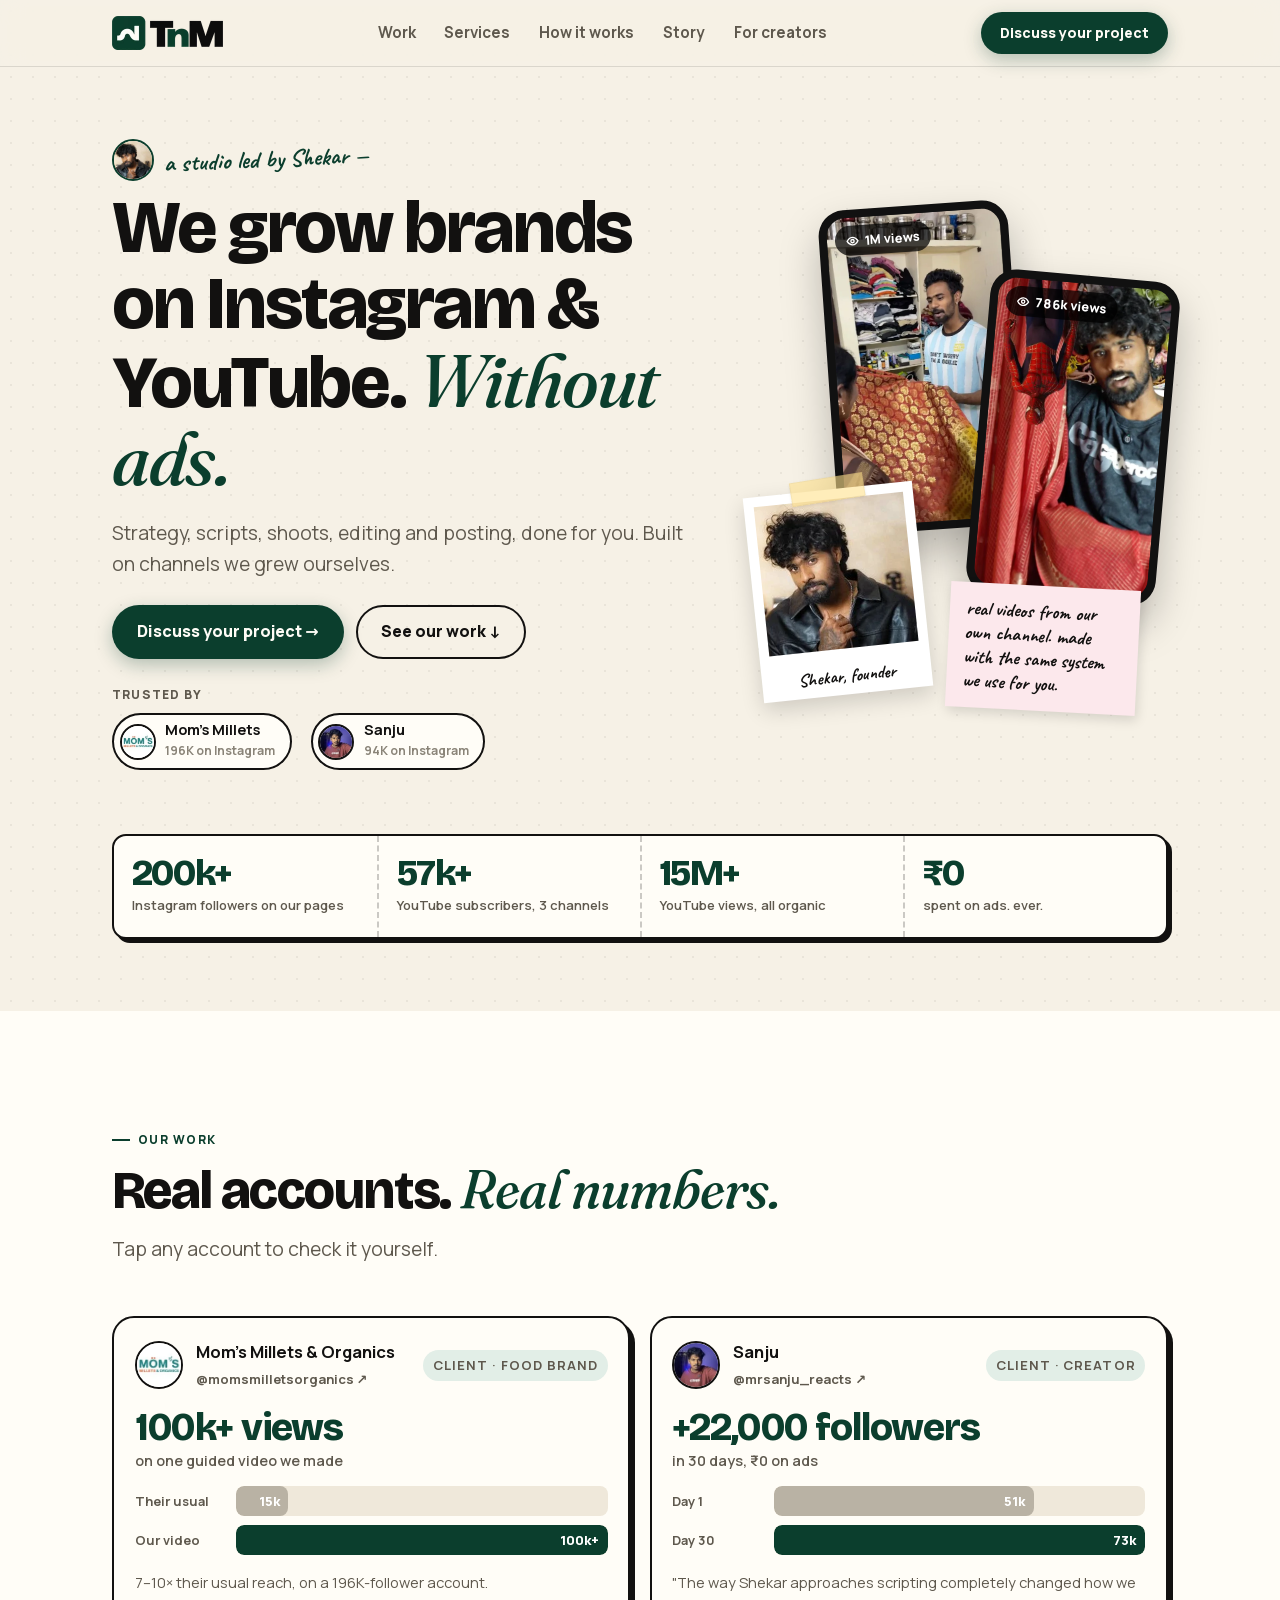
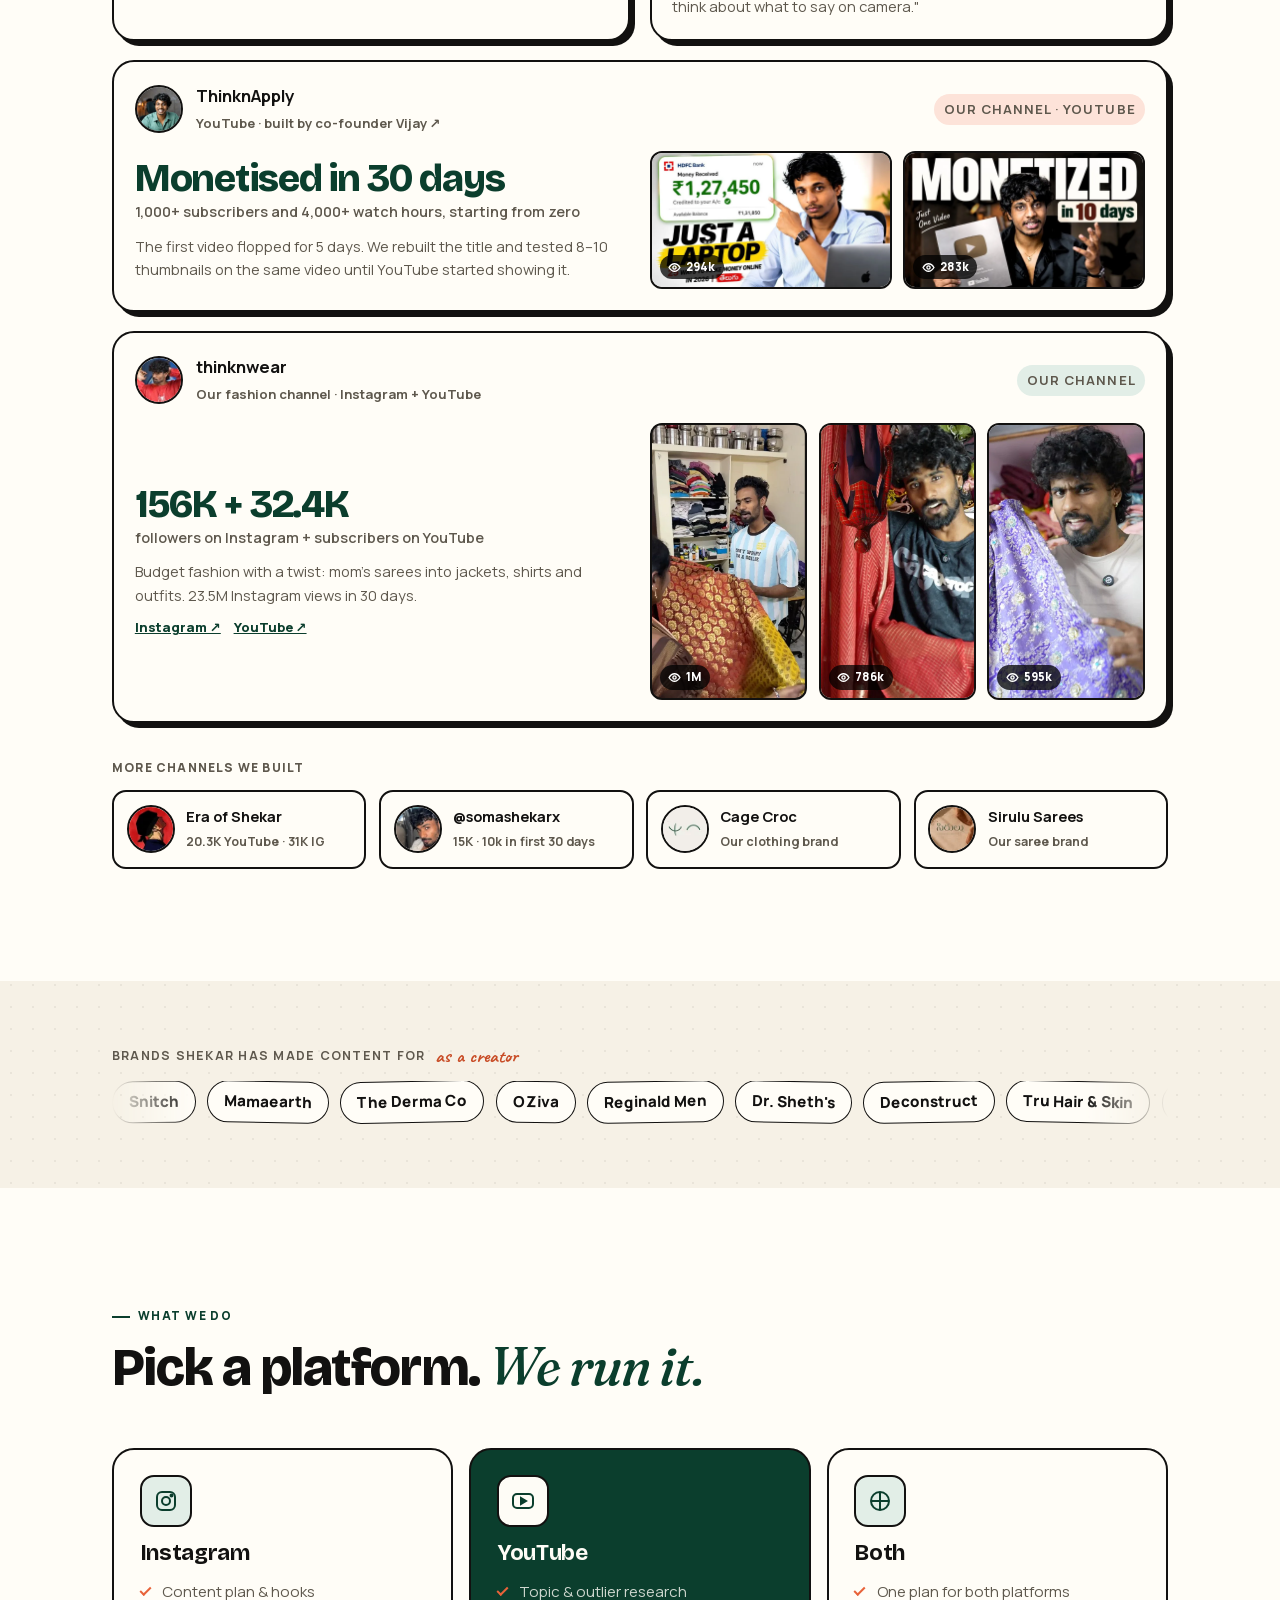
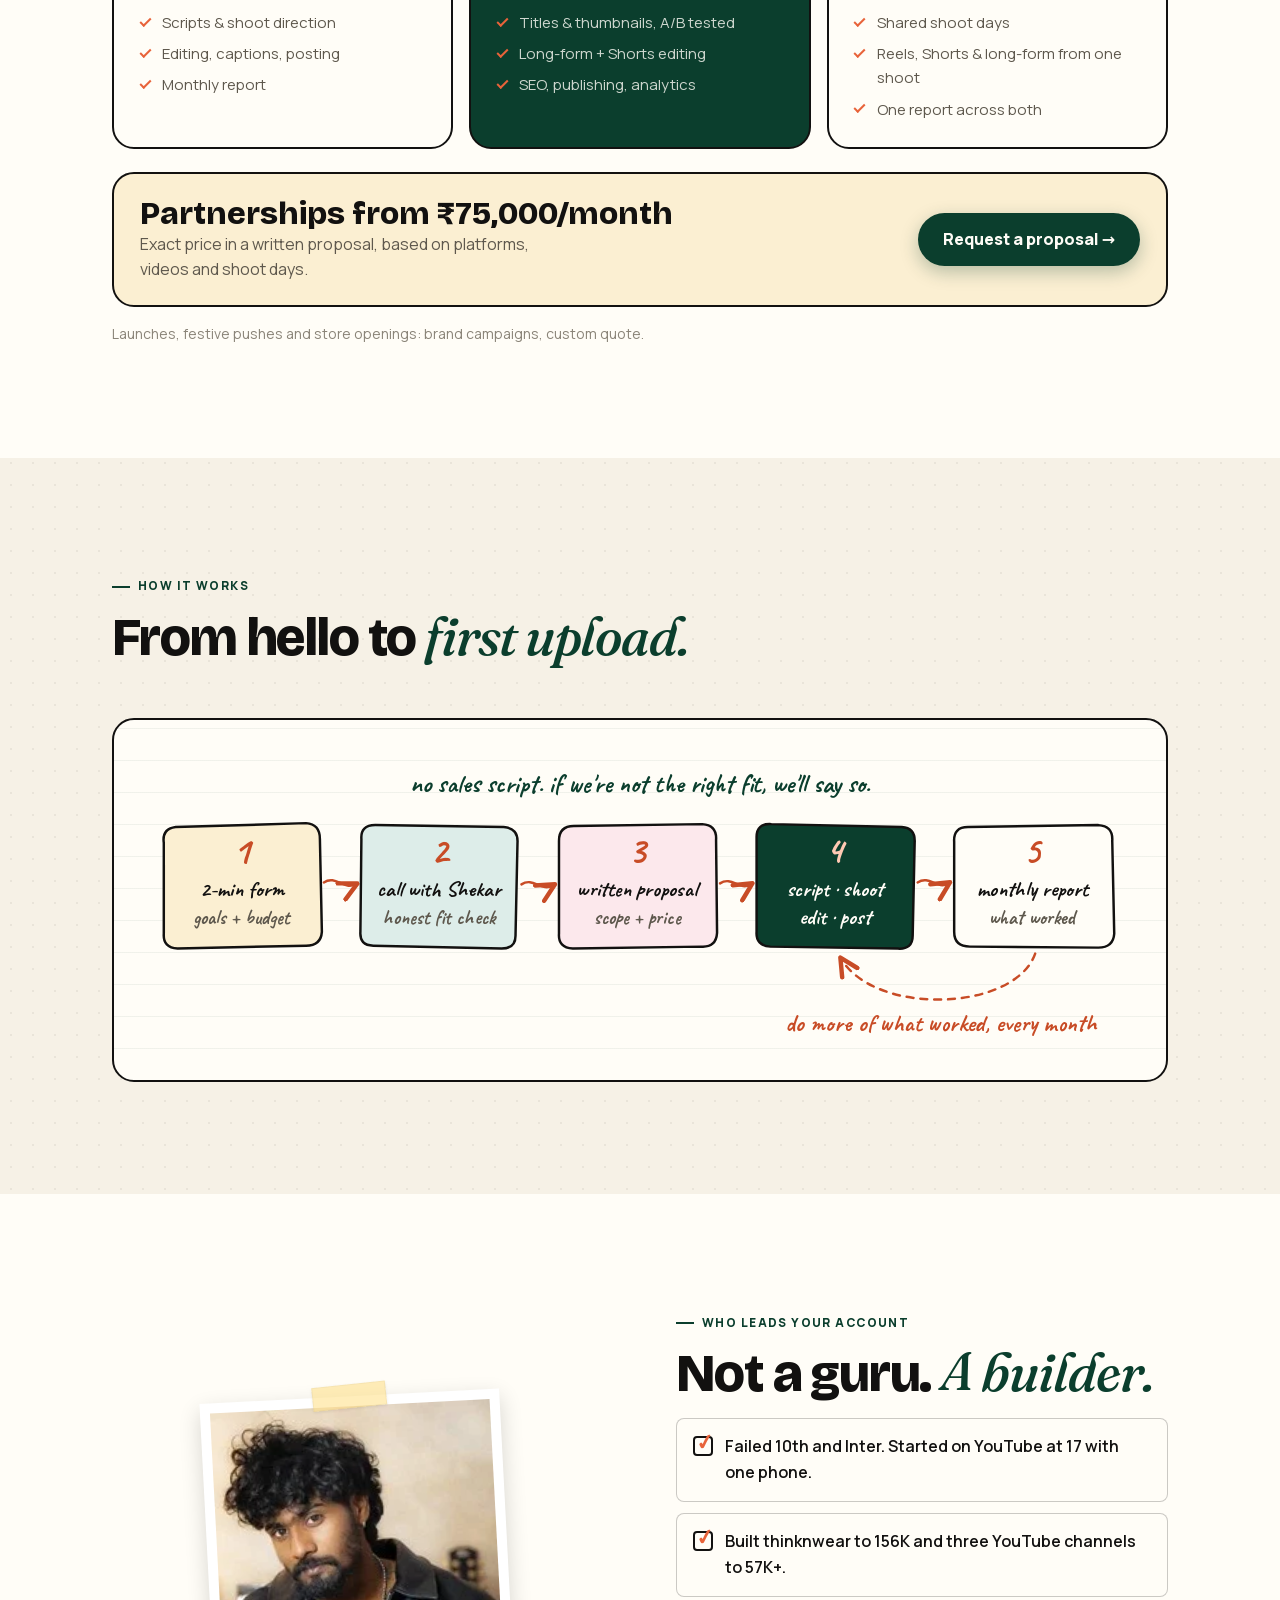
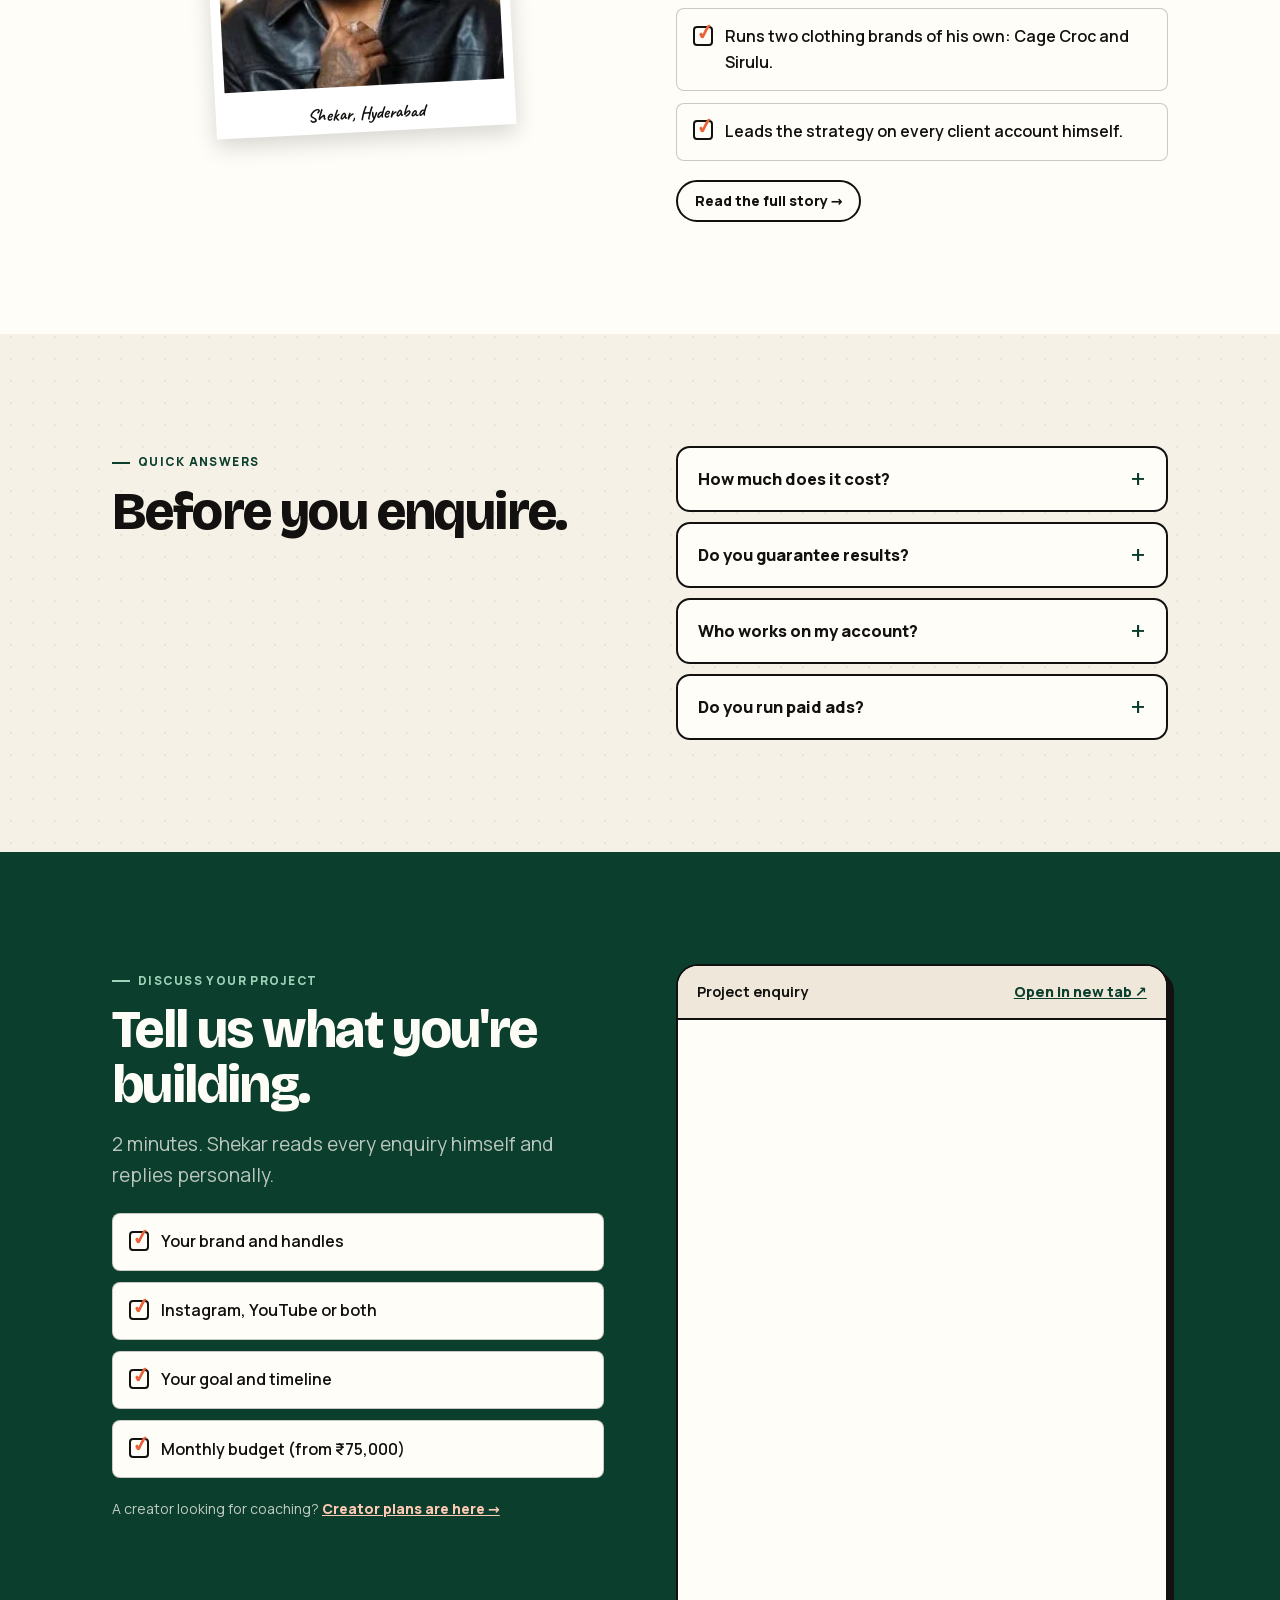
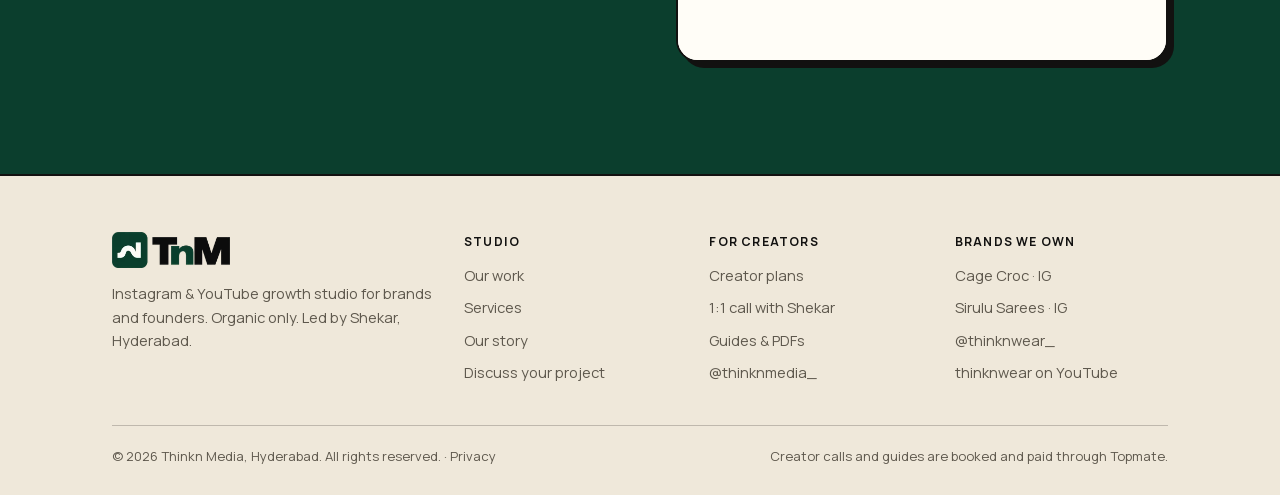
<file: index.html>
<!DOCTYPE html>
<html lang="en">
<head>
<meta charset="UTF-8">
<meta name="viewport" content="width=device-width, initial-scale=1.0">
<title>Thinkn Media — Instagram & YouTube growth studio, Hyderabad</title>
<meta name="description" content="Thinkn Media grows brands and founders on Instagram and YouTube, organically. Strategy, scripts, shoots, editing and posting, led by Shekar. Trusted by Mom's Millets and Sanju.">
<meta property="og:type" content="website">
<meta property="og:title" content="Thinkn Media — Instagram & YouTube growth studio, Hyderabad">
<meta property="og:description" content="Thinkn Media grows brands and founders on Instagram and YouTube, organically. Strategy, scripts, shoots, editing and posting, led by Shekar. Trusted by Mom's Millets and Sanju.">
<meta property="og:url" content="https://thinknmedia.com/">
<meta property="og:image" content="https://thinknmedia.com/logo.png">
<meta name="theme-color" content="#0B3E2D">
<link rel="canonical" href="https://thinknmedia.com/">
<link rel="icon" type="image/png" sizes="32x32" href="favicon-32.png">
<link rel="icon" type="image/png" sizes="64x64" href="favicon-64.png">
<link rel="apple-touch-icon" href="apple-touch-icon.png">
<link rel="preload" href="font-bricolage-latin.woff2" as="font" type="font/woff2" crossorigin>
<link rel="preload" href="font-manrope-latin.woff2" as="font" type="font/woff2" crossorigin>
<link rel="stylesheet" href="styles.css">
<script type="application/ld+json">{"@context":"https://schema.org","@type":"Organization","name":"Thinkn Media","url":"https://thinknmedia.com/","logo":"https://thinknmedia.com/logo.png","address":{"@type":"PostalAddress","addressLocality":"Hyderabad","addressCountry":"IN"},"founder":{"@type":"Person","name":"Soma Shekar"},"sameAs":["https://www.instagram.com/thinknmedia_/","https://www.linkedin.com/in/shekarcreator/"]}</script>
</head>
<body>
<header class="nav">
  <div class="wrap nav__in">
    <a href="index.html" class="logo" aria-label="Thinkn Media home"><img decoding="async" src="logo.webp" alt="Thinkn Media" width="110" height="34"></a>
    <ul class="nav__links">
      <li><a href="index.html#work">Work</a></li>
      <li><a href="index.html#services">Services</a></li>
      <li><a href="index.html#process">How it works</a></li>
      <li><a href="about.html">Story</a></li>
      <li><a href="coaching.html">For creators</a></li>
    </ul>
    <div class="nav__cta">
      <a href="index.html#contact" class="btn btn--primary btn--sm">Discuss your project</a>
      <button class="nav__toggle" aria-label="Open menu" aria-expanded="false"><span></span><span></span><span></span></button>
    </div>
  </div>
</header>

<main>

<!-- ============ HERO ============ -->
<section class="hero">
  <div class="wrap hero__grid">
    <div>
      <div class="hi-line">
        <img decoding="async" src="shekar.webp" alt="" width="42" height="42">
        <span class="hand hand--green tilt-l">a studio led by Shekar —</span>
      </div>
      <h1>We grow brands on Instagram &amp; YouTube. <span class="serif-i green">Without ads.</span></h1>
      <p class="lead">Strategy, scripts, shoots, editing and posting, done for you. Built on channels we grew ourselves.</p>
      <div class="btn-row">
        <a href="#contact" class="btn btn--primary">Discuss your project →</a>
        <a href="#work" class="btn btn--ghost">See our work ↓</a>
      </div>
      <div style="margin-top:1.6rem">
        <p class="trust-label" style="margin-bottom:.6rem">Trusted by</p>
        <div class="trust">
          <a class="trust__item" href="https://www.instagram.com/momsmilletsorganics/" target="_blank" rel="noopener"><img decoding="async" class="av av--sm" src="img-ig-momsmilletsorganics.webp" alt="Mom's Millets & Organics"><div><b>Mom's Millets</b><span>196K on Instagram</span></div></a>
          <a class="trust__item" href="https://www.instagram.com/mrsanju_reacts/" target="_blank" rel="noopener"><img decoding="async" class="av av--sm" src="img-ig-mrsanju-reacts.webp" alt="Sanju"><div><b>Sanju</b><span>94K on Instagram</span></div></a>
        </div>
      </div>
    </div>

    <div class="board" aria-hidden="true">
      <a class="phone p-a" href="https://www.youtube.com/shorts/9iTYPCD_Ji4" target="_blank" rel="noopener" tabindex="-1"><img decoding="async" src="img-short-saree-jacket.webp" alt=""><span class="phone__badge"><svg width="13" height="13" viewBox="0 0 24 24" fill="none" stroke="currentColor" stroke-width="2.5" aria-hidden="true"><path d="M2 12s4-7 10-7 10 7 10 7-4 7-10 7S2 12 2 12z"/><circle cx="12" cy="12" r="3"/></svg> 1M views</span></a>
      <a class="phone p-b" href="https://www.youtube.com/shorts/xgnpnUOV2lc" target="_blank" rel="noopener" tabindex="-1"><img decoding="async" src="img-short-saree-spiderman.webp" alt=""><span class="phone__badge"><svg width="13" height="13" viewBox="0 0 24 24" fill="none" stroke="currentColor" stroke-width="2.5" aria-hidden="true"><path d="M2 12s4-7 10-7 10 7 10 7-4 7-10 7S2 12 2 12z"/><circle cx="12" cy="12" r="3"/></svg> 786k views</span></a>
      <div class="polaroid"><span class="tape tc"></span><img decoding="async" src="shekar.webp" alt=""><span class="cap">Shekar, founder</span></div>
      <div class="sticky sticky--pink">real videos from our own channel. made with the same system we use for you.</div>
    </div>
  </div>

  <div class="wrap" style="margin-top:clamp(36px,6vw,64px)">
    <div class="statstrip">
      <div><strong>200k+</strong><span>Instagram followers on our pages</span></div>
      <div><strong>57k+</strong><span>YouTube subscribers, 3 channels</span></div>
      <div><strong>15M+</strong><span>YouTube views, all organic</span></div>
      <div><strong>₹0</strong><span>spent on ads. ever.</span></div>
    </div>
  </div>
</section>

<!-- ============ WORK ============ -->
<section class="section section--paper" id="work">
  <div class="wrap">
    <div class="sec-head reveal">
      <span class="eyebrow">Our work</span>
      <h2>Real accounts. <span class="serif-i green">Real numbers.</span></h2>
      <p class="lead">Tap any account to check it yourself.</p>
    </div>

    <div class="wgrid">
      <!-- Mom's Millets -->
      <article class="wcard reveal">
        <div class="wcard__head"><img loading="lazy" decoding="async" class="av" src="img-ig-momsmilletsorganics.webp" alt="Mom's Millets & Organics logo"><div><b>Mom's Millets &amp; Organics</b><a href="https://www.instagram.com/momsmilletsorganics/" target="_blank" rel="noopener">@momsmilletsorganics ↗</a></div><span class="wcard__tag">Client · Food brand</span></div>
        <div class="wcard__result">100k+ views<small>on one guided video we made</small></div>
        <div class="bars" role="img" aria-label="Their usual videos: 10 to 15 thousand views. Our guided video: over 100 thousand views.">
          <div class="bars__row"><span>Their usual</span><div class="bars__track"><div class="bars__fill" style="width:14%">15k</div></div></div>
          <div class="bars__row"><span>Our video</span><div class="bars__track"><div class="bars__fill bars__fill--us" style="width:100%">100k+</div></div></div>
        </div>
        <p class="wcard__line">7–10× their usual reach, on a 196K-follower account.</p>
      </article>

      <!-- Sanju -->
      <article class="wcard reveal">
        <div class="wcard__head"><img loading="lazy" decoding="async" class="av" src="img-ig-mrsanju-reacts.webp" alt="Sanju"><div><b>Sanju</b><a href="https://www.instagram.com/mrsanju_reacts/" target="_blank" rel="noopener">@mrsanju_reacts ↗</a></div><span class="wcard__tag">Client · Creator</span></div>
        <div class="wcard__result">+22,000 followers<small>in 30 days, ₹0 on ads</small></div>
        <div class="bars" role="img" aria-label="Followers grew from 51 thousand to 73 thousand in 30 days.">
          <div class="bars__row"><span>Day 1</span><div class="bars__track"><div class="bars__fill" style="width:70%">51k</div></div></div>
          <div class="bars__row"><span>Day 30</span><div class="bars__track"><div class="bars__fill bars__fill--us" style="width:100%">73k</div></div></div>
        </div>
        <p class="wcard__line">"The way Shekar approaches scripting completely changed how we think about what to say on camera."</p>
      </article>

      <!-- ThinknApply -->
      <article class="wcard wcard--wide reveal">
        <div class="wcard__head"><img loading="lazy" decoding="async" class="av" src="img-av-thinknapply.webp" alt="ThinknApply channel"><div><b>ThinknApply</b><a href="https://www.youtube.com/@letsthinknapply" target="_blank" rel="noopener">YouTube · built by co-founder Vijay ↗</a></div><span class="wcard__tag wcard__tag--yt">Our channel · YouTube</span></div>
        <div class="split" style="gap:1.2rem;align-items:center">
          <div>
            <div class="wcard__result">Monetised in 30 days<small>1,000+ subscribers and 4,000+ watch hours, starting from zero</small></div>
            <p class="wcard__line" style="margin-top:.8rem">The first video flopped for 5 days. We rebuilt the title and tested 8–10 thumbnails on the same video until YouTube started showing it.</p>
          </div>
          <div class="thumbs thumbs--2">
            <a class="thumb thumb--h" href="https://www.youtube.com/watch?v=cvfRDcNSKhk" target="_blank" rel="noopener"><img decoding="async" src="img-yt-thinknapply-25ways.webp" alt="ThinknApply video: 25 Laziest Ways To Make Money" loading="lazy"><span class="thumb__v"><svg width="13" height="13" viewBox="0 0 24 24" fill="none" stroke="currentColor" stroke-width="2.5" aria-hidden="true"><path d="M2 12s4-7 10-7 10 7 10 7-4 7-10 7S2 12 2 12z"/><circle cx="12" cy="12" r="3"/></svg> 294k</span></a>
            <a class="thumb thumb--h" href="https://www.youtube.com/watch?v=4rzjgpjuIjE" target="_blank" rel="noopener"><img decoding="async" src="img-yt-thinknapply-monetised.webp" alt="ThinknApply video: I got monetised with just one video" loading="lazy"><span class="thumb__v"><svg width="13" height="13" viewBox="0 0 24 24" fill="none" stroke="currentColor" stroke-width="2.5" aria-hidden="true"><path d="M2 12s4-7 10-7 10 7 10 7-4 7-10 7S2 12 2 12z"/><circle cx="12" cy="12" r="3"/></svg> 283k</span></a>
          </div>
        </div>
      </article>

      <!-- thinknwear -->
      <article class="wcard wcard--wide reveal">
        <div class="wcard__head"><img loading="lazy" decoding="async" class="av" src="img-ig-thinknwear.webp" alt="thinknwear"><div><b>thinknwear</b><span>Our fashion channel · Instagram + YouTube</span></div><span class="wcard__tag">Our channel</span></div>
        <div class="split" style="gap:1.2rem;align-items:center">
          <div>
            <div class="wcard__result">156K + 32.4K<small>followers on Instagram + subscribers on YouTube</small></div>
            <p class="wcard__line" style="margin-top:.8rem">Budget fashion with a twist: mom's sarees into jackets, shirts and outfits. 23.5M Instagram views in 30 days.</p>
            <div class="built__links" style="margin-top:.6rem"><a href="https://www.instagram.com/thinknwear_/" target="_blank" rel="noopener">Instagram ↗</a><a href="https://www.youtube.com/@Thinkwear" target="_blank" rel="noopener">YouTube ↗</a></div>
          </div>
          <div class="thumbs thumbs--3">
            <a class="thumb thumb--v" href="https://www.youtube.com/shorts/9iTYPCD_Ji4" target="_blank" rel="noopener"><img decoding="async" src="img-short-saree-jacket.webp" alt="Short: mom's saree into jacket" loading="lazy"><span class="thumb__v"><svg width="13" height="13" viewBox="0 0 24 24" fill="none" stroke="currentColor" stroke-width="2.5" aria-hidden="true"><path d="M2 12s4-7 10-7 10 7 10 7-4 7-10 7S2 12 2 12z"/><circle cx="12" cy="12" r="3"/></svg> 1M</span></a>
            <a class="thumb thumb--v" href="https://www.youtube.com/shorts/xgnpnUOV2lc" target="_blank" rel="noopener"><img decoding="async" src="img-short-saree-spiderman.webp" alt="Short: grandmother's saree into Spiderman outfit" loading="lazy"><span class="thumb__v"><svg width="13" height="13" viewBox="0 0 24 24" fill="none" stroke="currentColor" stroke-width="2.5" aria-hidden="true"><path d="M2 12s4-7 10-7 10 7 10 7-4 7-10 7S2 12 2 12z"/><circle cx="12" cy="12" r="3"/></svg> 786k</span></a>
            <a class="thumb thumb--v" href="https://www.youtube.com/shorts/w9vuqUyIeH0" target="_blank" rel="noopener"><img decoding="async" src="img-short-saree-marriage.webp" alt="Short: mom's saree into wedding outfit" loading="lazy"><span class="thumb__v"><svg width="13" height="13" viewBox="0 0 24 24" fill="none" stroke="currentColor" stroke-width="2.5" aria-hidden="true"><path d="M2 12s4-7 10-7 10 7 10 7-4 7-10 7S2 12 2 12z"/><circle cx="12" cy="12" r="3"/></svg> 595k</span></a>
          </div>
        </div>
      </article>
    </div>

    <p class="trust-label" style="margin:2.2rem 0 .8rem">More channels we built</p>
    <div class="chans">
      <a class="chan" href="https://www.youtube.com/@eraofshekar" target="_blank" rel="noopener"><img loading="lazy" decoding="async" class="av" src="img-ig-era-of-shekar.webp" alt=""><div><b>Era of Shekar</b><span>20.3K YouTube · 31K IG</span></div></a>
      <a class="chan" href="https://www.instagram.com/somashekarx/" target="_blank" rel="noopener"><img loading="lazy" decoding="async" class="av" src="img-ig-somashekarx.webp" alt=""><div><b>@somashekarx</b><span>15K · 10k in first 30 days</span></div></a>
      <a class="chan" href="https://cagecroc.com/" target="_blank" rel="noopener"><img loading="lazy" decoding="async" class="av" src="img-ig-cagecroc-in.webp" alt=""><div><b>Cage Croc</b><span>Our clothing brand</span></div></a>
      <a class="chan" href="https://sirulusarees.com/" target="_blank" rel="noopener"><img loading="lazy" decoding="async" class="av" src="img-ig-sirulu-in.webp" alt=""><div><b>Sirulu Sarees</b><span>Our saree brand</span></div></a>
    </div>
  </div>
</section>

<!-- ============ BRANDS (creator collabs) ============ -->
<section class="section--tight">
  <div class="wrap">
    <div class="brands-label"><b>Brands Shekar has made content for</b><span class="hand hand--sm">as a creator</span></div>
    <div class="marquee" aria-label="Snitch, Mamaearth, The Derma Co, OZiva, Reginald Men, Dr. Sheth's, Deconstruct, Tru Hair & Skin, White House">
      <div class="marquee__track" aria-hidden="true">
        <span>Snitch</span><span>Mamaearth</span><span>The Derma Co</span><span>OZiva</span><span>Reginald Men</span><span>Dr. Sheth's</span><span>Deconstruct</span><span>Tru Hair &amp; Skin</span><span>White House</span>
        <span>Snitch</span><span>Mamaearth</span><span>The Derma Co</span><span>OZiva</span><span>Reginald Men</span><span>Dr. Sheth's</span><span>Deconstruct</span><span>Tru Hair &amp; Skin</span><span>White House</span>
      </div>
    </div>
  </div>
</section>

<!-- ============ SERVICES ============ -->
<section class="section section--paper" id="services">
  <div class="wrap">
    <div class="sec-head reveal">
      <span class="eyebrow">What we do</span>
      <h2>Pick a platform. <span class="serif-i green">We run it.</span></h2>
    </div>
    <div class="svc3">
      <div class="svc reveal">
        <span class="svc__icon"><svg width="24" height="24" viewBox="0 0 24 24" fill="none" stroke="currentColor" stroke-width="2" aria-hidden="true"><rect x="3" y="3" width="18" height="18" rx="5"/><circle cx="12" cy="12" r="4"/><circle cx="17.5" cy="6.5" r="1" fill="currentColor"/></svg></span>
        <h3>Instagram</h3>
        <ul><li>Content plan &amp; hooks</li><li>Scripts &amp; shoot direction</li><li>Editing, captions, posting</li><li>Monthly report</li></ul>
      </div>
      <div class="svc svc--green reveal">
        <span class="svc__icon"><svg width="24" height="24" viewBox="0 0 24 24" fill="none" stroke="currentColor" stroke-width="2" aria-hidden="true"><rect x="2" y="5" width="20" height="14" rx="4"/><path d="M10 9v6l5-3z" fill="currentColor"/></svg></span>
        <h3>YouTube</h3>
        <ul><li>Topic &amp; outlier research</li><li>Titles &amp; thumbnails, A/B tested</li><li>Long-form + Shorts editing</li><li>SEO, publishing, analytics</li></ul>
      </div>
      <div class="svc reveal">
        <span class="svc__icon"><svg width="24" height="24" viewBox="0 0 24 24" fill="none" stroke="currentColor" stroke-width="2" aria-hidden="true"><path d="M4 12h16M12 4v16"/><circle cx="12" cy="12" r="9"/></svg></span>
        <h3>Both</h3>
        <ul><li>One plan for both platforms</li><li>Shared shoot days</li><li>Reels, Shorts &amp; long-form from one shoot</li><li>One report across both</li></ul>
      </div>
    </div>
    <div class="price-note reveal" style="margin-top:1.4rem">
      <div><strong>Partnerships from <span class="price-floor">₹75,000/month</span></strong><p>Exact price in a written proposal, based on platforms, videos and shoot days.</p></div>
      <a href="#contact" class="btn btn--primary">Request a proposal →</a>
    </div>
    <p class="small" style="margin-top:1rem">Launches, festive pushes and store openings: brand campaigns, custom quote.</p>
  </div>
</section>

<!-- ============ PROCESS (napkin) ============ -->
<section class="section" id="process">
  <div class="wrap">
    <div class="sec-head reveal">
      <span class="eyebrow">How it works</span>
      <h2>From hello to <span class="serif-i green">first upload.</span></h2>
    </div>
    <div class="napkin reveal">
      <svg viewBox="0 0 1000 300" role="img" aria-label="How it works: 1 two-minute form, 2 call with Shekar, 3 written proposal, 4 we script, shoot, edit and post, 5 monthly report, then repeat what worked." xmlns="http://www.w3.org/2000/svg">
  <defs>
    <marker id="ah" viewBox="0 0 10 10" refX="8" refY="5" markerWidth="9" markerHeight="9" orient="auto-start-reverse"><path d="M1 1 L9 5 L1 9" fill="none" stroke="#C84C26" stroke-width="2" stroke-linecap="round" stroke-linejoin="round"/></marker>
  </defs>
  <g font-family="Caveat, cursive" font-weight="700" fill="#121110">
    <!-- node 1 -->
    <path d="M18 92 Q16 78 30 76 L162 72 Q176 73 176 88 L178 182 Q177 196 162 196 L32 199 Q17 198 18 184 Z" fill="#FBEFD2" stroke="#121110" stroke-width="2.5"/>
    <text x="97" y="112" text-anchor="middle" font-size="38" fill="#C84C26">1</text>
    <text x="97" y="146" text-anchor="middle" font-size="22">2-min form</text>
    <text x="97" y="174" text-anchor="middle" font-size="20" fill="#5E584D">goals + budget</text>
    <!-- node 2 -->
    <path d="M218 88 Q217 74 232 74 L362 76 Q377 77 376 92 L374 186 Q374 199 360 199 L230 196 Q216 196 217 182 Z" fill="#DDEDE9" stroke="#121110" stroke-width="2.5"/>
    <text x="297" y="112" text-anchor="middle" font-size="38" fill="#C84C26">2</text>
    <text x="297" y="146" text-anchor="middle" font-size="22">call with Shekar</text>
    <text x="297" y="174" text-anchor="middle" font-size="20" fill="#5E584D">honest fit check</text>
    <!-- node 3 -->
    <path d="M418 90 Q418 75 433 75 L563 73 Q578 74 577 89 L578 183 Q577 198 562 197 L432 199 Q417 198 418 184 Z" fill="#FCE8EC" stroke="#121110" stroke-width="2.5"/>
    <text x="497" y="112" text-anchor="middle" font-size="38" fill="#C84C26">3</text>
    <text x="497" y="146" text-anchor="middle" font-size="22">written proposal</text>
    <text x="497" y="174" text-anchor="middle" font-size="20" fill="#5E584D">scope + price</text>
    <!-- node 4 -->
    <path d="M618 86 Q618 72 633 73 L765 76 Q779 77 778 92 L776 186 Q776 200 761 199 L632 197 Q617 196 618 182 Z" fill="#0B3E2D" stroke="#121110" stroke-width="2.5"/>
    <text x="697" y="112" text-anchor="middle" font-size="38" fill="#FFC9B3">4</text>
    <text x="697" y="146" text-anchor="middle" font-size="22" fill="#FEFCF6">script · shoot</text>
    <text x="697" y="174" text-anchor="middle" font-size="22" fill="#FEFCF6">edit · post</text>
    <!-- node 5 -->
    <path d="M818 91 Q817 76 832 76 L964 74 Q979 75 978 90 L980 184 Q979 198 964 198 L834 197 Q818 197 818 182 Z" fill="#FFFDF7" stroke="#121110" stroke-width="2.5"/>
    <text x="897" y="112" text-anchor="middle" font-size="38" fill="#C84C26">5</text>
    <text x="897" y="146" text-anchor="middle" font-size="22">monthly report</text>
    <text x="897" y="174" text-anchor="middle" font-size="20" fill="#5E584D">what worked</text>
  </g>
  <g fill="none" stroke="#C84C26" stroke-width="2.5" stroke-linecap="round" marker-end="url(#ah)">
    <path d="M180 132 C192 124 200 140 212 134"/>
    <path d="M380 134 C392 126 400 142 412 135"/>
    <path d="M581 133 C593 125 601 141 612 134"/>
    <path d="M781 132 C793 124 801 140 812 133"/>
    <path d="M900 204 C880 262 740 268 704 210" stroke-dasharray="7 7"/>
  </g>
  <text x="805" y="282" text-anchor="middle" font-family="Caveat, cursive" font-weight="700" font-size="24" fill="#C84C26">do more of what worked, every month</text>
  <text x="500" y="40" text-anchor="middle" font-family="Caveat, cursive" font-weight="700" font-size="26" fill="#0B3E2D">no sales script. if we're not the right fit, we'll say so.</text>
</svg>

      <ol class="napkin-list">
        <li><b>1</b><div><strong>2-minute form</strong><span>Your brand, goals and budget.</span></div></li>
        <li><b>2</b><div><strong>Call with Shekar</strong><span>Where you are, where you want to be.</span></div></li>
        <li><b>3</b><div><strong>Written proposal</strong><span>Scope, shoot days, videos, price.</span></div></li>
        <li><b>4</b><div><strong>We script, shoot, edit, post</strong><span>On a fixed weekly rhythm.</span></div></li>
        <li><b>5</b><div><strong>Monthly report</strong><span>What worked, then we do more of it.</span></div></li>
      </ol>
    </div>
  </div>
</section>

<!-- ============ FOUNDER ============ -->
<section class="section section--paper">
  <div class="wrap split" style="align-items:center">
    <div class="reveal" style="display:flex;justify-content:center">
      <div class="polaroid" style="width:min(300px,80%);transform:rotate(-3deg)"><span class="tape tc"></span><img loading="lazy" decoding="async" src="shekar.webp" alt="Shekar, founder of Thinkn Media"><span class="cap">Shekar, Hyderabad</span></div>
    </div>
    <div class="reveal">
      <span class="eyebrow">Who leads your account</span>
      <h2 style="margin:.8rem 0 1rem">Not a guru. <span class="serif-i green">A builder.</span></h2>
      <ul class="pains">
        <li>Failed 10th and Inter. Started on YouTube at 17 with one phone.</li>
        <li>Built thinknwear to 156K and three YouTube channels to 57K+.</li>
        <li>Runs two clothing brands of his own: Cage Croc and Sirulu.</li>
        <li>Leads the strategy on every client account himself.</li>
      </ul>
      <a href="about.html" class="btn btn--ghost btn--sm" style="margin-top:1.2rem">Read the full story →</a>
    </div>
  </div>
</section>

<!-- ============ FAQ ============ -->
<section class="section">
  <div class="wrap split">
    <div class="reveal"><span class="eyebrow">Quick answers</span><h2 style="margin-top:.8rem">Before you enquire.</h2></div>
    <div class="faq reveal">
      <details><summary>How much does it cost?</summary><p>Partnerships start at <span class="price-floor">₹75,000 a month</span>. The exact price depends on platforms, number of videos and shoot days, and comes in a written proposal.</p></details>
      <details><summary>Do you guarantee results?</summary><p>No one honest can. We guarantee the work: clear angle, strong scripts and packaging, and decisions from your data.</p></details>
      <details><summary>Who works on my account?</summary><p>Shekar leads strategy and scripts. The team handles shoots, editing and posting.</p></details>
      <details><summary>Do you run paid ads?</summary><p>No. We focus on organic content. That's where our results come from.</p></details>
    </div>
  </div>
</section>

<!-- ============ CONTACT ============ -->
<section class="section section--green" id="contact">
  <div class="wrap split" style="align-items:start">
    <div class="reveal">
      <span class="eyebrow">Discuss your project</span>
      <h2 style="margin:.8rem 0 1rem">Tell us what you're building.</h2>
      <p class="lead">2 minutes. Shekar reads every enquiry himself and replies personally.</p>
      <ul class="pains" style="margin-top:1.4rem;color:var(--ink)">
        <li>Your brand and handles</li>
        <li>Instagram, YouTube or both</li>
        <li>Your goal and timeline</li>
        <li>Monthly budget (from <span class="price-floor">₹75,000</span>)</li>
      </ul>
      <p class="small" style="margin-top:1.2rem;color:rgba(254,252,246,.75)">A creator looking for coaching? <a href="coaching.html" style="color:#FFC9B3;font-weight:800">Creator plans are here →</a></p>
    </div>
    <div class="reveal">
      <div class="form-shell" style="color:var(--ink)">
        <div class="form-shell__bar"><b>Project enquiry</b><a href="https://form.typeform.com/to/WlCTt4BV" target="_blank" rel="noopener" style="color:var(--green);font-weight:800">Open in new tab ↗</a></div>
        <iframe src="https://form.typeform.com/to/WlCTt4BV" title="Thinkn Media project enquiry form" loading="lazy"></iframe>
      </div>
    </div>
  </div>
</section>

</main>

<footer class="footer">
  <div class="wrap">
    <div class="footer__grid">
      <div>
        <a href="index.html" class="logo"><img loading="lazy" decoding="async" src="logo.webp" alt="Thinkn Media" width="117" height="36"></a>
        <p>Instagram &amp; YouTube growth studio for brands and founders. Organic only. Led by Shekar, Hyderabad.</p>
      </div>
      <div>
        <h4>Studio</h4>
        <ul><li><a href="index.html#work">Our work</a></li><li><a href="index.html#services">Services</a></li><li><a href="about.html">Our story</a></li><li><a href="index.html#contact">Discuss your project</a></li></ul>
      </div>
      <div>
        <h4>For creators</h4>
        <ul><li><a href="coaching.html">Creator plans</a></li><li><a href="https://topmate.io/eraofshekar/1764414" target="_blank" rel="noopener">1:1 call with Shekar</a></li><li><a href="about.html#guides">Guides &amp; PDFs</a></li><li><a href="https://www.instagram.com/thinknmedia_/" target="_blank" rel="noopener">@thinknmedia_</a></li></ul>
      </div>
      <div>
        <h4>Brands we own</h4>
        <ul><li><a href="https://cagecroc.com/" target="_blank" rel="noopener">Cage Croc</a> · <a href="https://www.instagram.com/cagecroc.in/" target="_blank" rel="noopener">IG</a></li><li><a href="https://sirulusarees.com/" target="_blank" rel="noopener">Sirulu Sarees</a> · <a href="https://www.instagram.com/sirulu.in/" target="_blank" rel="noopener">IG</a></li><li><a href="https://www.instagram.com/thinknwear_/" target="_blank" rel="noopener">@thinknwear_</a></li><li><a href="https://www.youtube.com/@Thinkwear" target="_blank" rel="noopener">thinknwear on YouTube</a></li></ul>
      </div>
    </div>
    <div class="footer__bottom">
      <span>© <span data-year>2026</span> Thinkn Media, Hyderabad. All rights reserved. · <a href="privacy.html">Privacy</a></span>
      <span>Creator calls and guides are booked and paid through Topmate.</span>
    </div>
  </div>
</footer>

<a href="#contact" class="sticky-cta">
  <span>Building a brand?<small>Instagram + YouTube · custom proposal</small></span>
  <span class="btn btn--primary btn--sm">Enquire →</span>
</a>
<script src="main.js"></script>
</body>
</html>
</file>
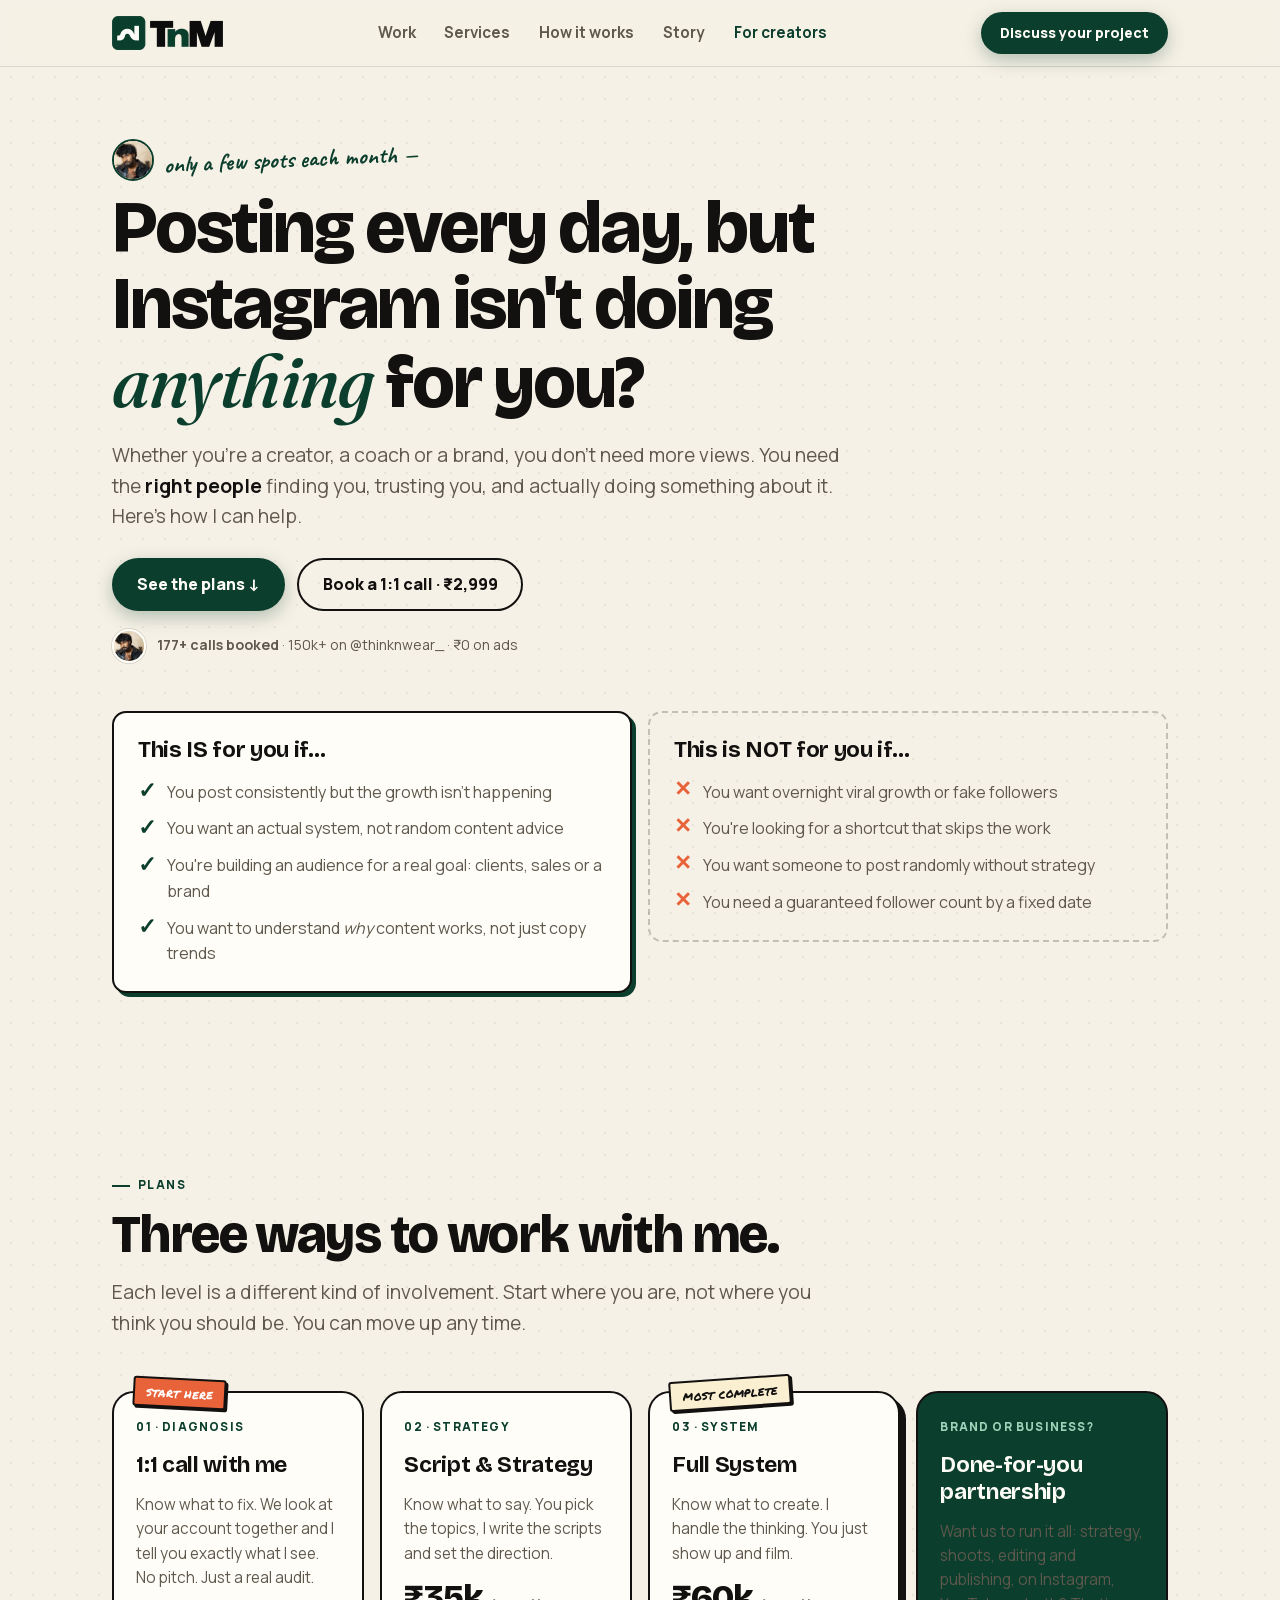
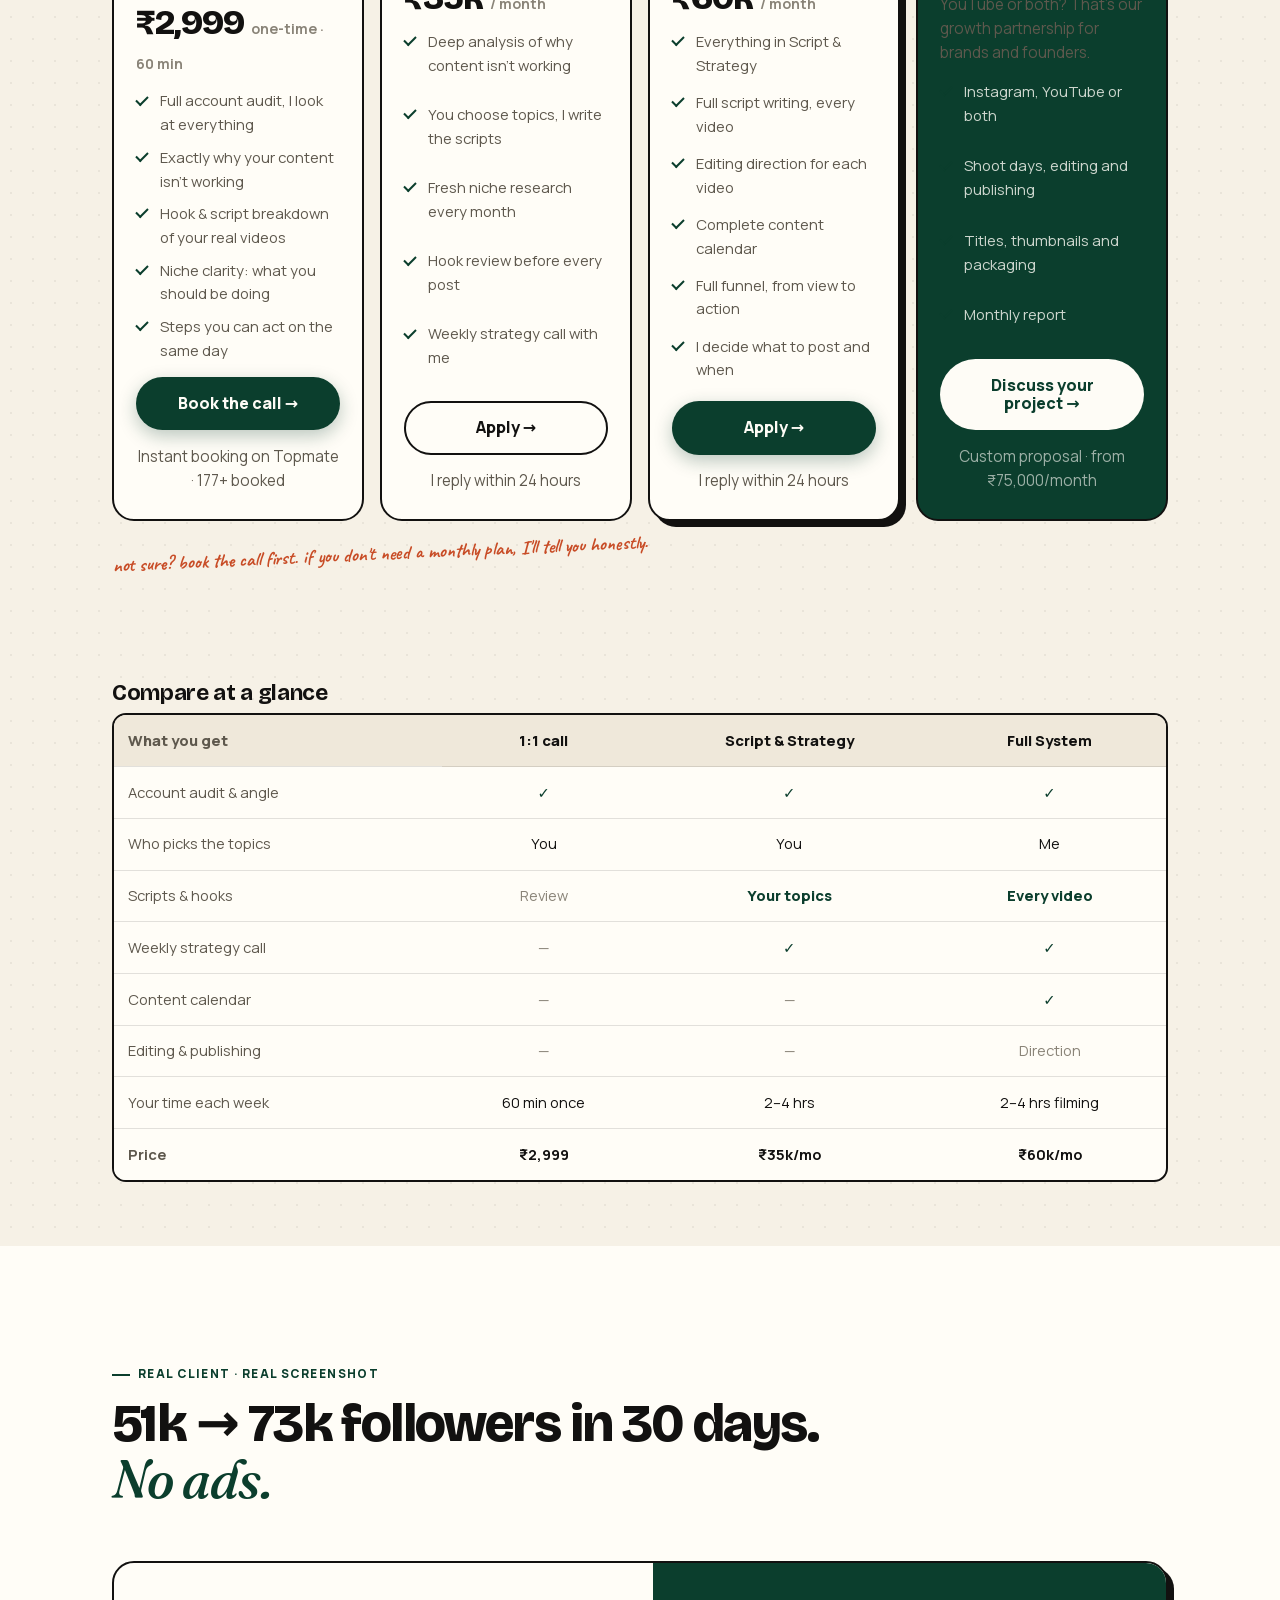
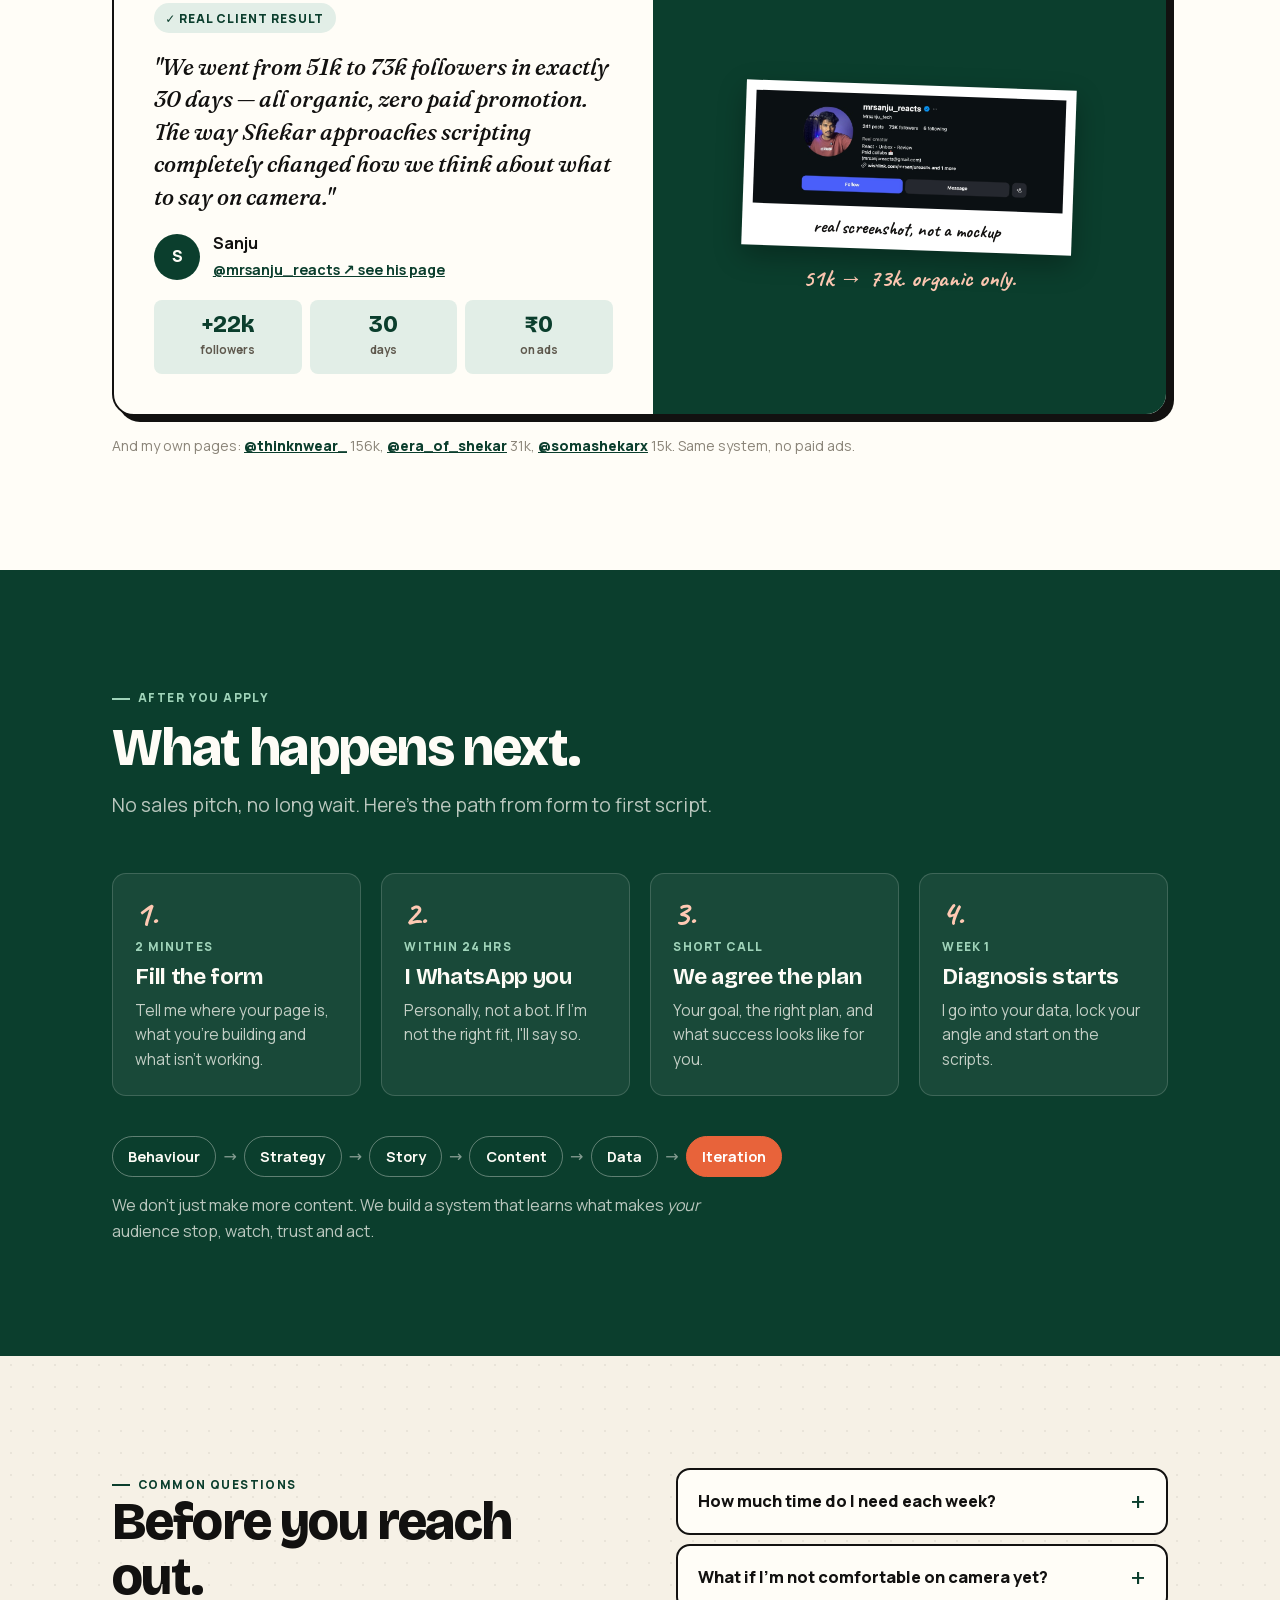
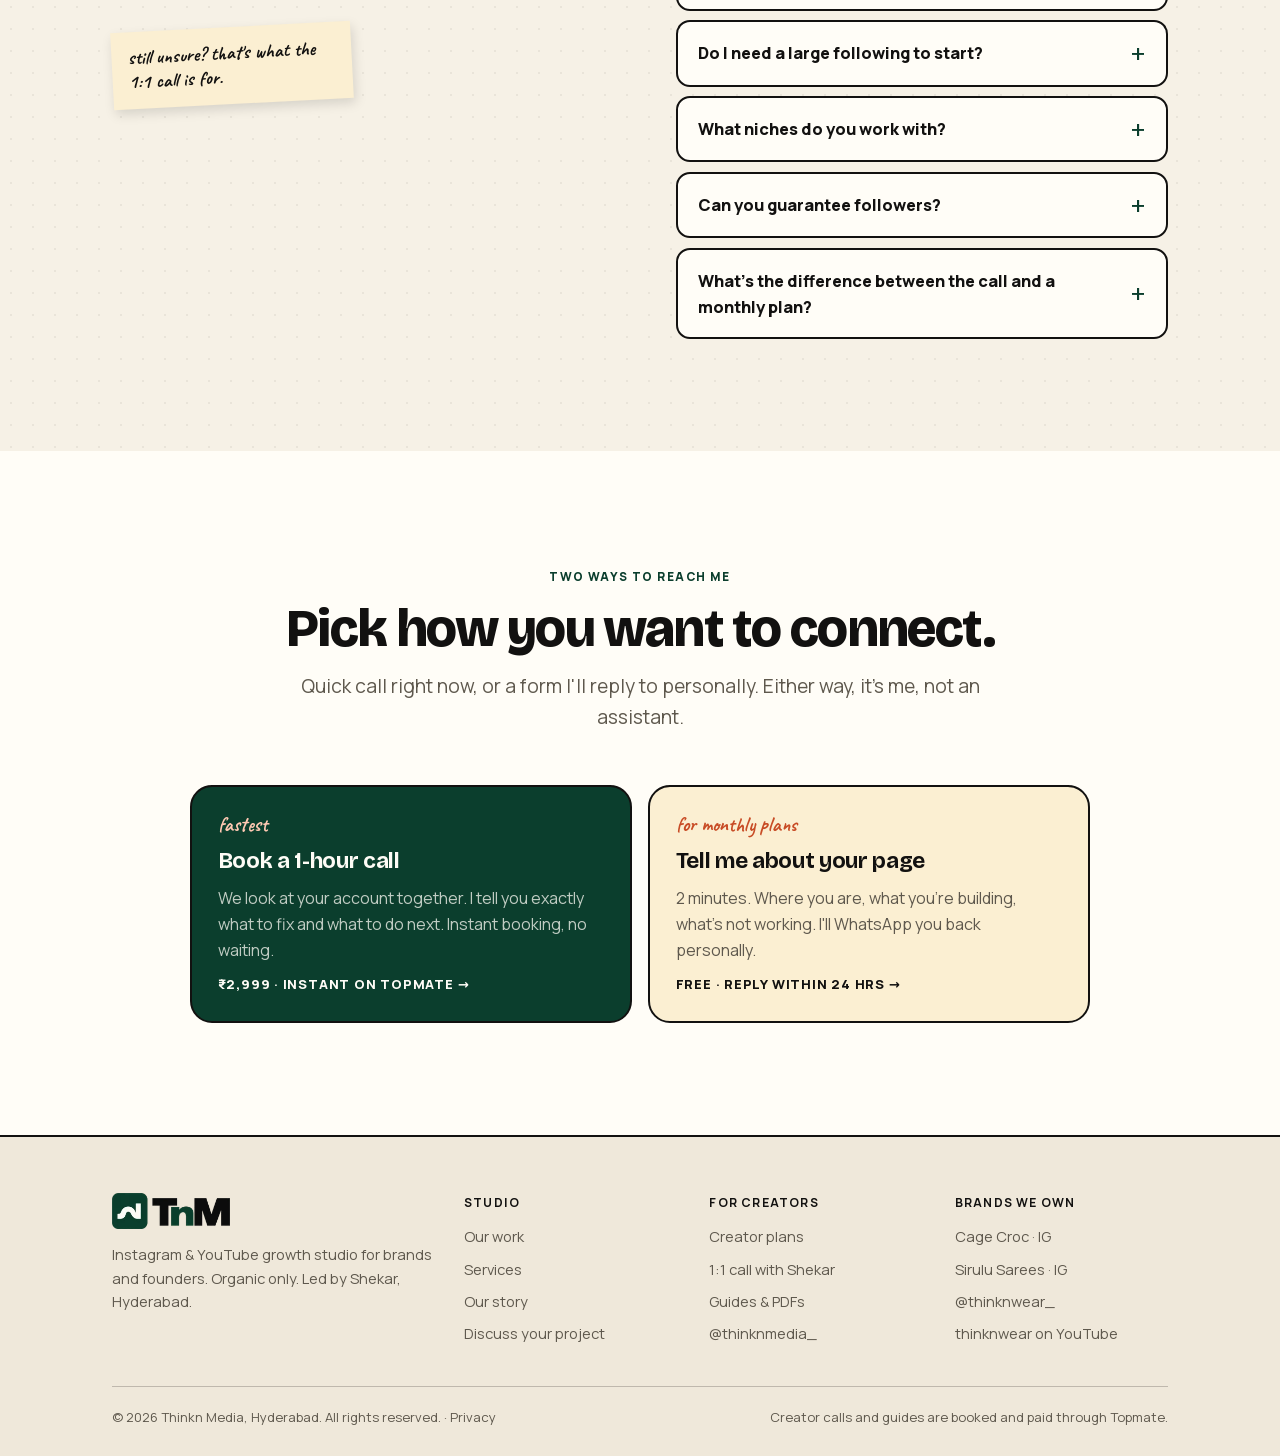
<file: coaching.html>
<!DOCTYPE html>
<html lang="en">
<head>
<meta charset="UTF-8">
<meta name="viewport" content="width=device-width, initial-scale=1.0">
<title>Plans & Pricing — Work with Shekar · Thinkn Media</title>
<meta name="description" content="Work with Shekar: a ₹2,999 1:1 call, Script & Strategy (₹35k/mo), Full System (₹60k/mo). Done-for-you partnerships for brands are on the services page.">
<meta property="og:type" content="website">
<meta property="og:title" content="Plans & Pricing — Thinkn Media">
<meta property="og:description" content="From a one-time 1:1 call to a fully done-for-you content engine. Clear prices, no surprises.">
<meta property="og:url" content="https://thinknmedia.com/coaching.html">
<meta property="og:image" content="https://thinknmedia.com/logo.png">
<meta name="theme-color" content="#0B3E2D">
<link rel="canonical" href="https://thinknmedia.com/coaching.html">
<link rel="icon" type="image/png" sizes="32x32" href="favicon-32.png">
<link rel="icon" type="image/png" sizes="64x64" href="favicon-64.png">
<link rel="apple-touch-icon" href="apple-touch-icon.png">
<link rel="preload" href="font-bricolage-latin.woff2" as="font" type="font/woff2" crossorigin>
<link rel="preload" href="font-manrope-latin.woff2" as="font" type="font/woff2" crossorigin>
<link rel="stylesheet" href="styles.css">
</head>
<body>

<header class="nav">
  <div class="wrap nav__in">
    <a href="index.html" class="logo" aria-label="Thinkn Media home"><img decoding="async" src="logo.webp" alt="Thinkn Media" width="110" height="34"></a>
    <ul class="nav__links">
      <li><a href="index.html#work">Work</a></li>
      <li><a href="index.html#services">Services</a></li>
      <li><a href="index.html#process">How it works</a></li>
      <li><a href="about.html">Story</a></li>
      <li><a href="coaching.html" aria-current="page">For creators</a></li>
    </ul>
    <div class="nav__cta">
      <a href="index.html#contact" class="btn btn--primary btn--sm">Discuss your project</a>
      <button class="nav__toggle" aria-label="Open menu" aria-expanded="false"><span></span><span></span><span></span></button>
    </div>
  </div>
</header>

<main>

<!-- ================= HERO ================= -->
<section class="hero" style="padding-bottom:clamp(28px,4vw,48px)">
  <div class="wrap">
    <div style="max-width:820px">
      <div class="hi-line">
        <img decoding="async" src="shekar.webp" alt="" width="42" height="42">
        <span class="hand hand--green tilt-l">only a few spots each month —</span>
      </div>
      <h1>Posting every day, but Instagram isn't doing <span class="serif-i green">anything</span> for you?</h1>
      <p class="lead">Whether you're a creator, a coach or a brand, you don't need more views. You need the <b>right people</b> finding you, trusting you, and actually doing something about it. Here's how I can help.</p>
      <div class="btn-row">
        <a href="#plans" class="btn btn--primary">See the plans ↓</a>
        <a href="https://topmate.io/eraofshekar/1764414" class="btn btn--ghost" target="_blank" rel="noopener">Book a 1:1 call · ₹2,999</a>
      </div>
      <div class="proof-line"><img decoding="async" src="shekar.webp" alt="" width="34" height="34"><span><b>177+ calls booked</b> · 150k+ on @thinknwear_ · ₹0 on ads</span></div>
    </div>
  </div>
</section>

<!-- ================= FIT ================= -->
<section class="section--tight" style="padding-top:0">
  <div class="wrap">
    <div class="split" style="gap:1rem">
      <div class="fit fit--yes reveal">
        <h3>This IS for you if…</h3>
        <ul>
          <li>You post consistently but the growth isn't happening</li>
          <li>You want an actual system, not random content advice</li>
          <li>You're building an audience for a real goal: clients, sales or a brand</li>
          <li>You want to understand <em>why</em> content works, not just copy trends</li>
        </ul>
      </div>
      <div class="fit fit--no reveal">
        <h3>This is NOT for you if…</h3>
        <ul>
          <li>You want overnight viral growth or fake followers</li>
          <li>You're looking for a shortcut that skips the work</li>
          <li>You want someone to post randomly without strategy</li>
          <li>You need a guaranteed follower count by a fixed date</li>
        </ul>
      </div>
    </div>
  </div>
</section>

<!-- ================= PLANS ================= -->
<section class="section" id="plans">
  <div class="wrap">
    <div class="sec-head reveal">
      <span class="eyebrow">Plans</span>
      <h2>Three ways to work with me.</h2>
      <p class="lead">Each level is a different kind of involvement. Start where you are, not where you think you should be. You can move up any time.</p>
    </div>

    <div class="plans">
      <article class="plan" id="call">
        <span class="stamp stamp--coral">start here</span>
        <span class="plan__lvl">01 · Diagnosis</span>
        <h3>1:1 call with me</h3>
        <p>Know what to fix. We look at your account together and I tell you exactly what I see. No pitch. Just a real audit.</p>
        <div class="plan__price">₹2,999 <small>one-time · 60 min</small></div>
        <ul>
          <li>Full account audit, I look at everything</li>
          <li>Exactly why your content isn't working</li>
          <li>Hook & script breakdown of your real videos</li>
          <li>Niche clarity: what you should be doing</li>
          <li>Steps you can act on the same day</li>
        </ul>
        <a href="https://topmate.io/eraofshekar/1764414" class="btn btn--primary btn--block" target="_blank" rel="noopener">Book the call →</a>
        <p class="plan__foot">Instant booking on Topmate · 177+ booked</p>
      </article>

      <article class="plan" id="strategy">
        <span class="plan__lvl">02 · Strategy</span>
        <h3>Script & Strategy</h3>
        <p>Know what to say. You pick the topics, I write the scripts and set the direction.</p>
        <div class="plan__price">₹35k <small>/ month</small></div>
        <ul>
          <li>Deep analysis of why content isn't working</li>
          <li>You choose topics, I write the scripts</li>
          <li>Fresh niche research every month</li>
          <li>Hook review before every post</li>
          <li>Weekly strategy call with me</li>
        </ul>
        <a href="https://form.typeform.com/to/WlCTt4BV" class="btn btn--ghost btn--block" target="_blank" rel="noopener">Apply →</a>
        <p class="plan__foot">I reply within 24 hours</p>
      </article>

      <article class="plan plan--featured" id="system">
        <span class="stamp">most complete</span>
        <span class="plan__lvl">03 · System</span>
        <h3>Full System</h3>
        <p>Know what to create. I handle the thinking. You just show up and film.</p>
        <div class="plan__price">₹60k <small>/ month</small></div>
        <ul>
          <li>Everything in Script & Strategy</li>
          <li>Full script writing, every video</li>
          <li>Editing direction for each video</li>
          <li>Complete content calendar</li>
          <li>Full funnel, from view to action</li>
          <li>I decide what to post and when</li>
        </ul>
        <a href="https://form.typeform.com/to/WlCTt4BV" class="btn btn--primary btn--block" target="_blank" rel="noopener">Apply →</a>
        <p class="plan__foot">I reply within 24 hours</p>
      </article>

      <article class="plan plan--green" id="business">
        <span class="plan__lvl">Brand or business?</span>
        <h3>Done-for-you partnership</h3>
        <p>Want us to run it all: strategy, shoots, editing and publishing, on Instagram, YouTube or both? That's our growth partnership for brands and founders.</p>
        <ul>
          <li>Instagram, YouTube or both</li>
          <li>Shoot days, editing and publishing</li>
          <li>Titles, thumbnails and packaging</li>
          <li>Monthly report</li>
        </ul>
        <a href="index.html#contact" class="btn btn--cream btn--block">Discuss your project →</a>
        <p class="plan__foot">Custom proposal · from <span class="price-floor">₹75,000</span>/month</p>
      </article>
    </div>

    <p class="hand hand--sm tilt-l" style="margin-top:1.4rem">not sure? book the call first. if you don't need a monthly plan, I'll tell you honestly.</p>
  </div>
</section>

<!-- ================= COMPARE ================= -->
<section class="section--tight" style="padding-top:0">
  <div class="wrap">
    <h3 class="reveal" style="margin-bottom:.4rem">Compare at a glance</h3>
    <p class="hand hand--sm swipe-hint" style="margin-bottom:.6rem">swipe the table sideways →</p>
    <div class="table-wrap">
      <table class="compare">
        <thead>
          <tr><th scope="col">What you get</th><th scope="col">1:1 call</th><th scope="col">Script & Strategy</th><th scope="col">Full System</th></tr>
        </thead>
        <tbody>
          <tr><td>Account audit & angle</td><td class="yes">✓</td><td class="yes">✓</td><td class="yes">✓</td></tr>
          <tr><td>Who picks the topics</td><td>You</td><td>You</td><td>Me</td></tr>
          <tr><td>Scripts & hooks</td><td class="no">Review</td><td class="yes">Your topics</td><td class="yes">Every video</td></tr>
          <tr><td>Weekly strategy call</td><td class="no">—</td><td class="yes">✓</td><td class="yes">✓</td></tr>
          <tr><td>Content calendar</td><td class="no">—</td><td class="no">—</td><td class="yes">✓</td></tr>
                    <tr><td>Editing & publishing</td><td class="no">—</td><td class="no">—</td><td class="no">Direction</td></tr>
          <tr><td>Your time each week</td><td>60 min once</td><td>2–4 hrs</td><td>2–4 hrs filming</td></tr>
          <tr><td><b>Price</b></td><td><b>₹2,999</b></td><td><b>₹35k/mo</b></td><td><b>₹60k/mo</b></td></tr>
        </tbody>
      </table>
    </div>
  </div>
</section>

<!-- ================= PROOF ================= -->
<section class="section section--paper" id="proof">
  <div class="wrap">
    <div class="sec-head reveal">
      <span class="eyebrow">Real client · real screenshot</span>
      <h2>51k → 73k followers in 30 days. <span class="serif-i green">No ads.</span></h2>
    </div>
    <article class="case reveal">
      <div class="case__body">
        <span class="verified">✓ Real client result</span>
        <p class="case__quote">"We went from 51k to 73k followers in exactly 30 days — all organic, zero paid promotion. The way Shekar approaches scripting completely changed how we think about what to say on camera."</p>
        <div class="case__who"><span class="ini">S</span><div><b>Sanju</b><a href="https://www.instagram.com/mrsanju_reacts/" target="_blank" rel="noopener">@mrsanju_reacts ↗ see his page</a></div></div>
        <div class="case__facts">
          <div><strong>+22k</strong><span>followers</span></div>
          <div><strong>30</strong><span>days</span></div>
          <div><strong>₹0</strong><span>on ads</span></div>
        </div>
      </div>
      <div class="case__side">
        <div class="case__shot" data-optional-box>
          <img decoding="async" src="SanjuReacts.jpeg" alt="Instagram screenshot for @mrsanju_reacts showing growth from 51K to 73K followers in 30 days" loading="lazy" data-optional>
          <span class="cap">real screenshot, not a mockup</span>
        </div>
        <div class="case__fallback" data-fallback hidden><strong>+22,000</strong><span>followers in 30 days</span></div>
        <p class="hand">51k → 73k. organic only.</p>
      </div>
    </article>
    <p class="small" style="margin-top:1.2rem">And my own pages: <a href="https://www.instagram.com/thinknwear_/" target="_blank" rel="noopener" style="color:var(--green);font-weight:800">@thinknwear_</a> 156k, <a href="https://www.instagram.com/era_of_shekar/" target="_blank" rel="noopener" style="color:var(--green);font-weight:800">@era_of_shekar</a> 31k, <a href="https://www.instagram.com/somashekarx/" target="_blank" rel="noopener" style="color:var(--green);font-weight:800">@somashekarx</a> 15k. Same system, no paid ads.</p>
  </div>
</section>

<!-- ================= NEXT STEPS ================= -->
<section class="section section--green">
  <div class="wrap">
    <div class="sec-head reveal">
      <span class="eyebrow">After you apply</span>
      <h2>What happens next.</h2>
      <p class="lead">No sales pitch, no long wait. Here's the path from form to first script.</p>
    </div>
    <div class="steps steps--4">
      <div class="step reveal"><span class="step__n">1.</span><span class="step__when">2 minutes</span><h3>Fill the form</h3><p>Tell me where your page is, what you're building and what isn't working.</p></div>
      <div class="step reveal"><span class="step__n">2.</span><span class="step__when">Within 24 hrs</span><h3>I WhatsApp you</h3><p>Personally, not a bot. If I'm not the right fit, I'll say so.</p></div>
      <div class="step reveal"><span class="step__n">3.</span><span class="step__when">Short call</span><h3>We agree the plan</h3><p>Your goal, the right plan, and what success looks like for you.</p></div>
      <div class="step reveal"><span class="step__n">4.</span><span class="step__when">Week 1</span><h3>Diagnosis starts</h3><p>I go into your data, lock your angle and start on the scripts.</p></div>
    </div>
    <div class="loop" style="margin-top:2.5rem" aria-label="Behaviour, strategy, story, content, data, iteration">
      <span>Behaviour</span><i>→</i><span>Strategy</span><i>→</i><span>Story</span><i>→</i><span>Content</span><i>→</i><span>Data</span><i>→</i><span>Iteration</span>
    </div>
    <p class="lead" style="margin-top:1rem;font-size:1rem">We don't just make more content. We build a system that learns what makes <em>your</em> audience stop, watch, trust and act.</p>
  </div>
</section>

<!-- ================= FAQ ================= -->
<section class="section" id="faq">
  <div class="wrap split">
    <div class="reveal">
      <span class="eyebrow">Common questions</span>
      <h2>Before you reach out.</h2>
      <div style="margin-top:1.4rem"><span class="sticky" style="display:inline-block;max-width:240px">still unsure? that's what the 1:1 call is for.</span></div>
    </div>
    <div class="faq reveal">
      <details>
        <summary>How much time do I need each week?</summary>
        <p>For the call, just 60 minutes once. On monthly plans, roughly 2–4 hours a week for filming. I handle the thinking, scripting and direction. You show up and record.</p>
      </details>
      <details>
        <summary>What if I'm not comfortable on camera yet?</summary>
        <p>That's easier to work with than someone with bad habits. A lot of my work is removing the overthinking that makes people stiff on camera. We build around your natural way of talking, not a performance.</p>
      </details>
      <details>
        <summary>Do I need a large following to start?</summary>
        <p>No. I've grown pages from under 1,000 followers. It works whether you're starting from scratch or stuck at 10k. What matters is a clear angle, not your current count.</p>
      </details>
      <details>
        <summary>What niches do you work with?</summary>
        <p>Fashion, fitness, clothing brands, coaching, personal brands, business and entertainment. The system carries across niches. What changes is the angle and the audience, and we figure those out together.</p>
      </details>
      <details>
        <summary>Can you guarantee followers?</summary>
        <p>No, and nobody honest can. I guarantee the work: a clear angle, strong scripts and decisions made from your data. My pages and Sanju's 30 days show where that usually leads.</p>
      </details>
      <details>
        <summary>What's the difference between the call and a monthly plan?</summary>
        <p>The call gives you a clear diagnosis: what's wrong, what to fix, what to do next. You take it and run. Monthly plans mean I'm actively involved every week: writing scripts, reviewing hooks and building the system with you.</p>
      </details>
    </div>
  </div>
</section>

<!-- ================= CONTACT ================= -->
<section class="section section--paper" id="contact">
  <div class="wrap">
    <div class="sec-head center reveal" style="text-align:center">
      <span class="eyebrow">Two ways to reach me</span>
      <h2>Pick how you want to connect.</h2>
      <p class="lead center">Quick call right now, or a form I'll reply to personally. Either way, it's me, not an assistant.</p>
    </div>
    <div class="choices" style="max-width:900px;margin:0 auto">
      <a class="choice choice--a" href="https://topmate.io/eraofshekar/1764414" target="_blank" rel="noopener">
        <span class="choice__tag">fastest</span>
        <h3>Book a 1-hour call</h3>
        <p>We look at your account together. I tell you exactly what to fix and what to do next. Instant booking, no waiting.</p>
        <span class="choice__meta">₹2,999 · instant on Topmate →</span>
      </a>
      <a class="choice choice--b" href="https://form.typeform.com/to/WlCTt4BV" target="_blank" rel="noopener">
        <span class="choice__tag">for monthly plans</span>
        <h3>Tell me about your page</h3>
        <p>2 minutes. Where you are, what you're building, what's not working. I'll WhatsApp you back personally.</p>
        <span class="choice__meta">Free · reply within 24 hrs →</span>
      </a>
    </div>
  </div>
</section>

</main>

<footer class="footer">
  <div class="wrap">
    <div class="footer__grid">
      <div>
        <a href="index.html" class="logo"><img decoding="async" src="logo.webp" alt="Thinkn Media" width="117" height="36"></a>
        <p>Instagram &amp; YouTube growth studio for brands and founders. Organic only. Led by Shekar, Hyderabad.</p>
      </div>
      <div>
        <h4>Studio</h4>
        <ul><li><a href="index.html#work">Our work</a></li><li><a href="index.html#services">Services</a></li><li><a href="about.html">Our story</a></li><li><a href="index.html#contact">Discuss your project</a></li></ul>
      </div>
      <div>
        <h4>For creators</h4>
        <ul><li><a href="coaching.html">Creator plans</a></li><li><a href="https://topmate.io/eraofshekar/1764414" target="_blank" rel="noopener">1:1 call with Shekar</a></li><li><a href="about.html#guides">Guides &amp; PDFs</a></li><li><a href="https://www.instagram.com/thinknmedia_/" target="_blank" rel="noopener">@thinknmedia_</a></li></ul>
      </div>
      <div>
        <h4>Brands we own</h4>
        <ul><li><a href="https://cagecroc.com/" target="_blank" rel="noopener">Cage Croc</a> · <a href="https://www.instagram.com/cagecroc.in/" target="_blank" rel="noopener">IG</a></li><li><a href="https://sirulusarees.com/" target="_blank" rel="noopener">Sirulu Sarees</a> · <a href="https://www.instagram.com/sirulu.in/" target="_blank" rel="noopener">IG</a></li><li><a href="https://www.instagram.com/thinknwear_/" target="_blank" rel="noopener">@thinknwear_</a></li><li><a href="https://www.youtube.com/@Thinkwear" target="_blank" rel="noopener">thinknwear on YouTube</a></li></ul>
      </div>
    </div>
    <div class="footer__bottom">
      <span>© <span data-year>2026</span> Thinkn Media, Hyderabad. All rights reserved. · <a href="privacy.html">Privacy</a></span>
      <span>Creator calls and guides are booked and paid through Topmate.</span>
    </div>
  </div>
</footer>

<a href="https://topmate.io/eraofshekar/1764414" class="sticky-cta" target="_blank" rel="noopener">
  <span>Need clarity on your content?<small>1:1 call · 60 min · ₹2,999</small></span>
  <span class="btn btn--primary btn--sm">Book →</span>
</a>

<script src="main.js"></script>
</body>
</html>
</file>
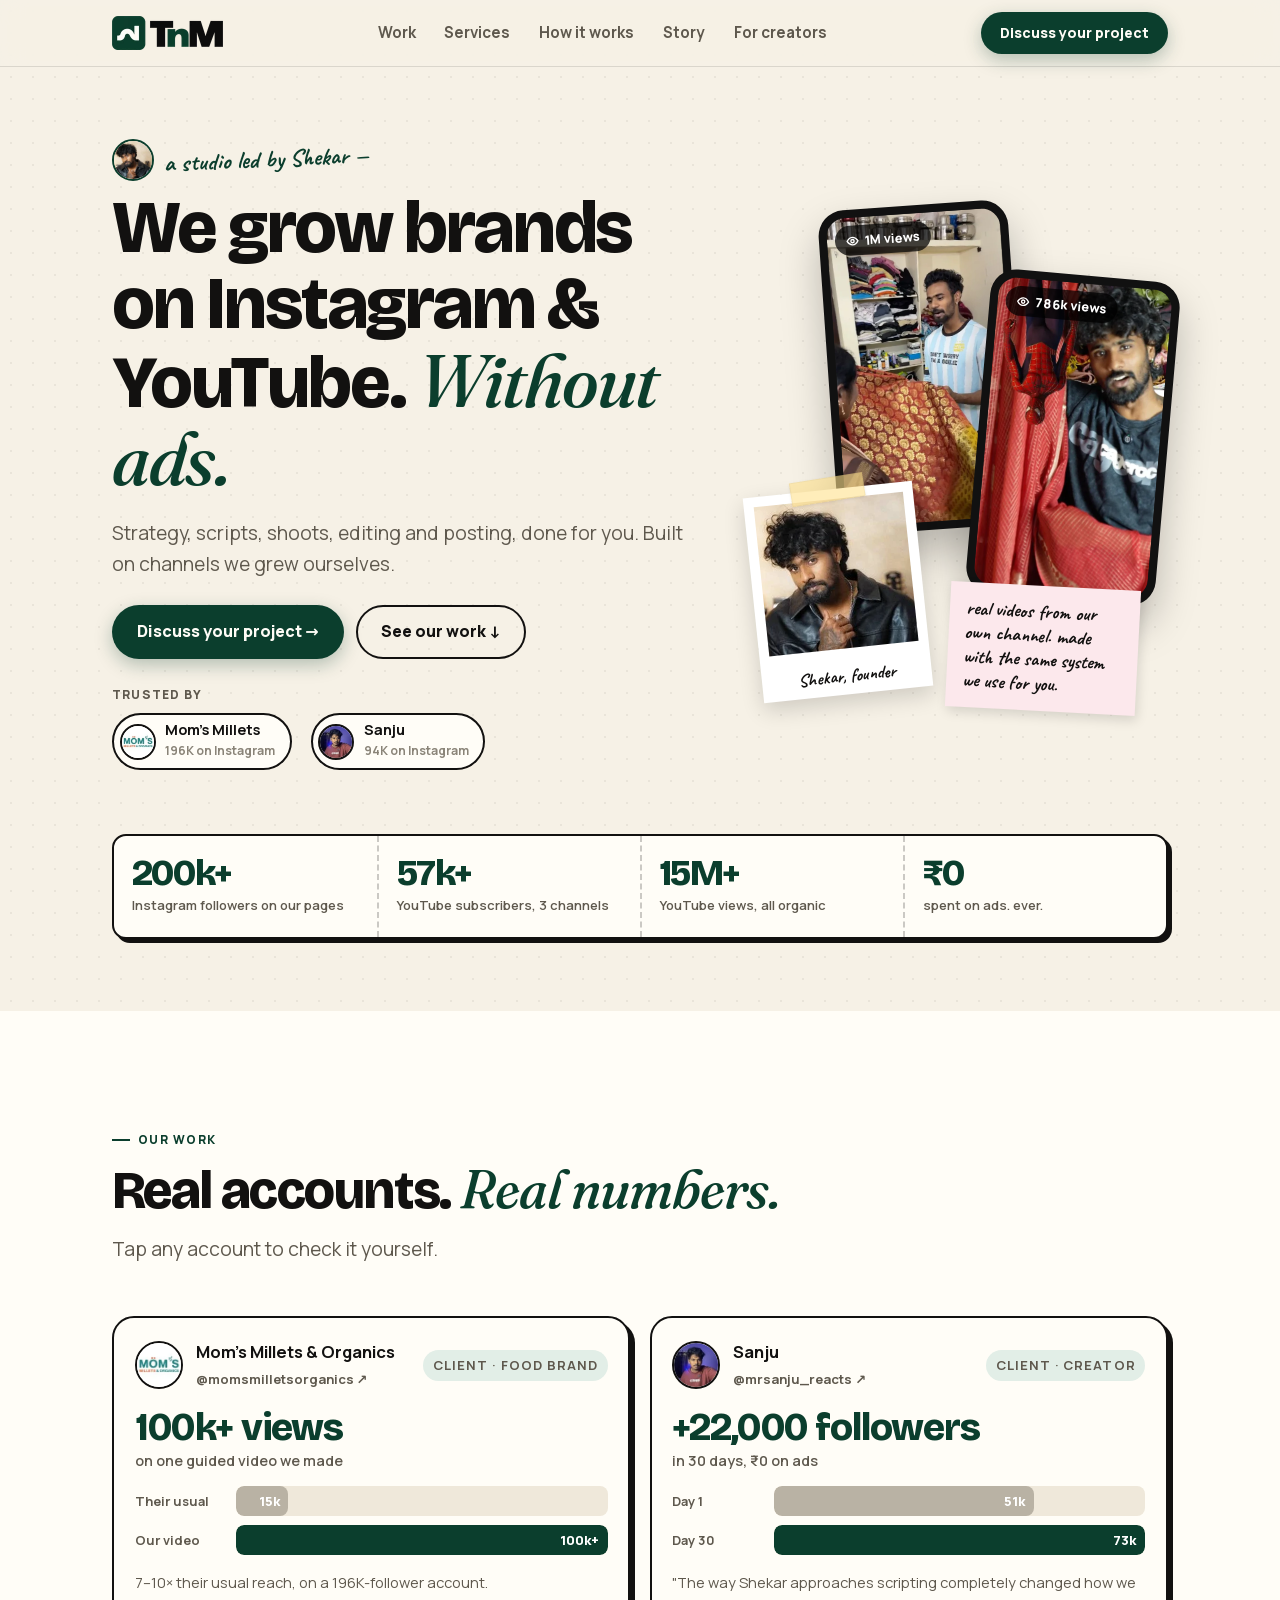
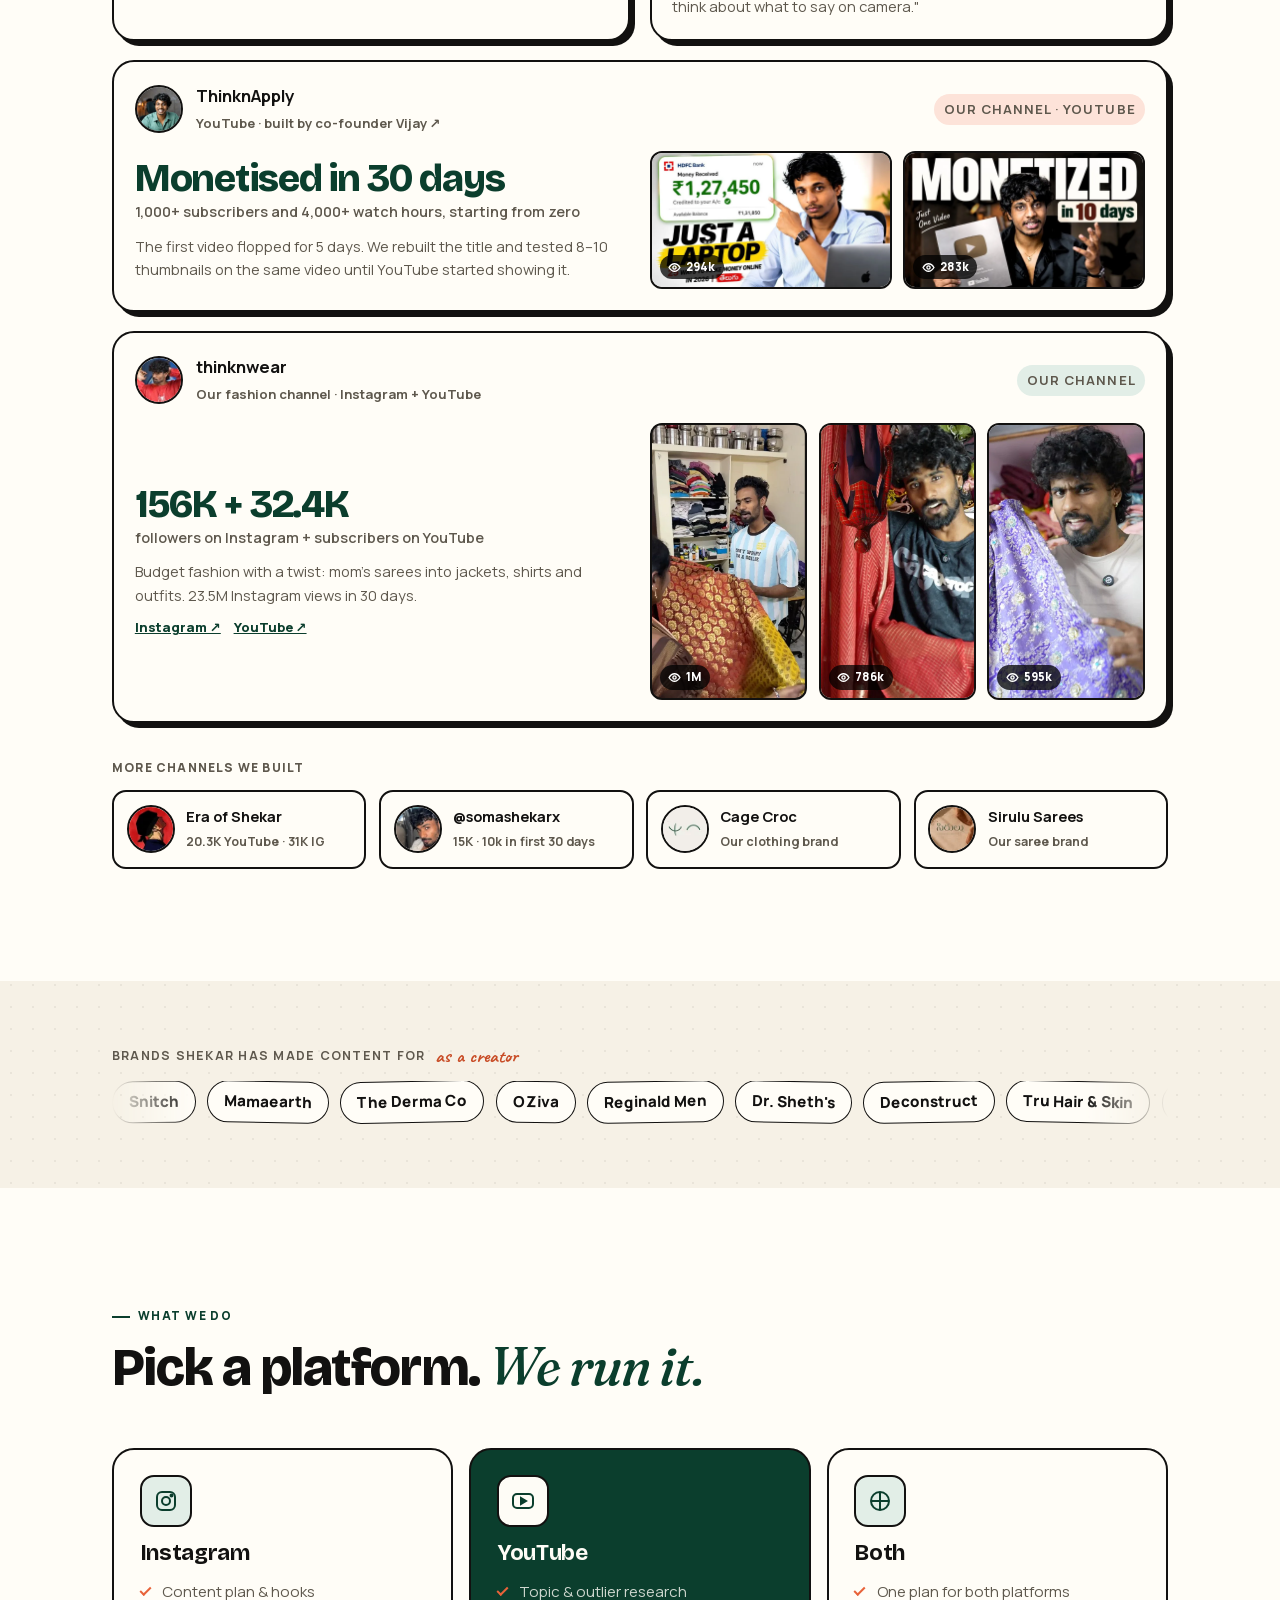
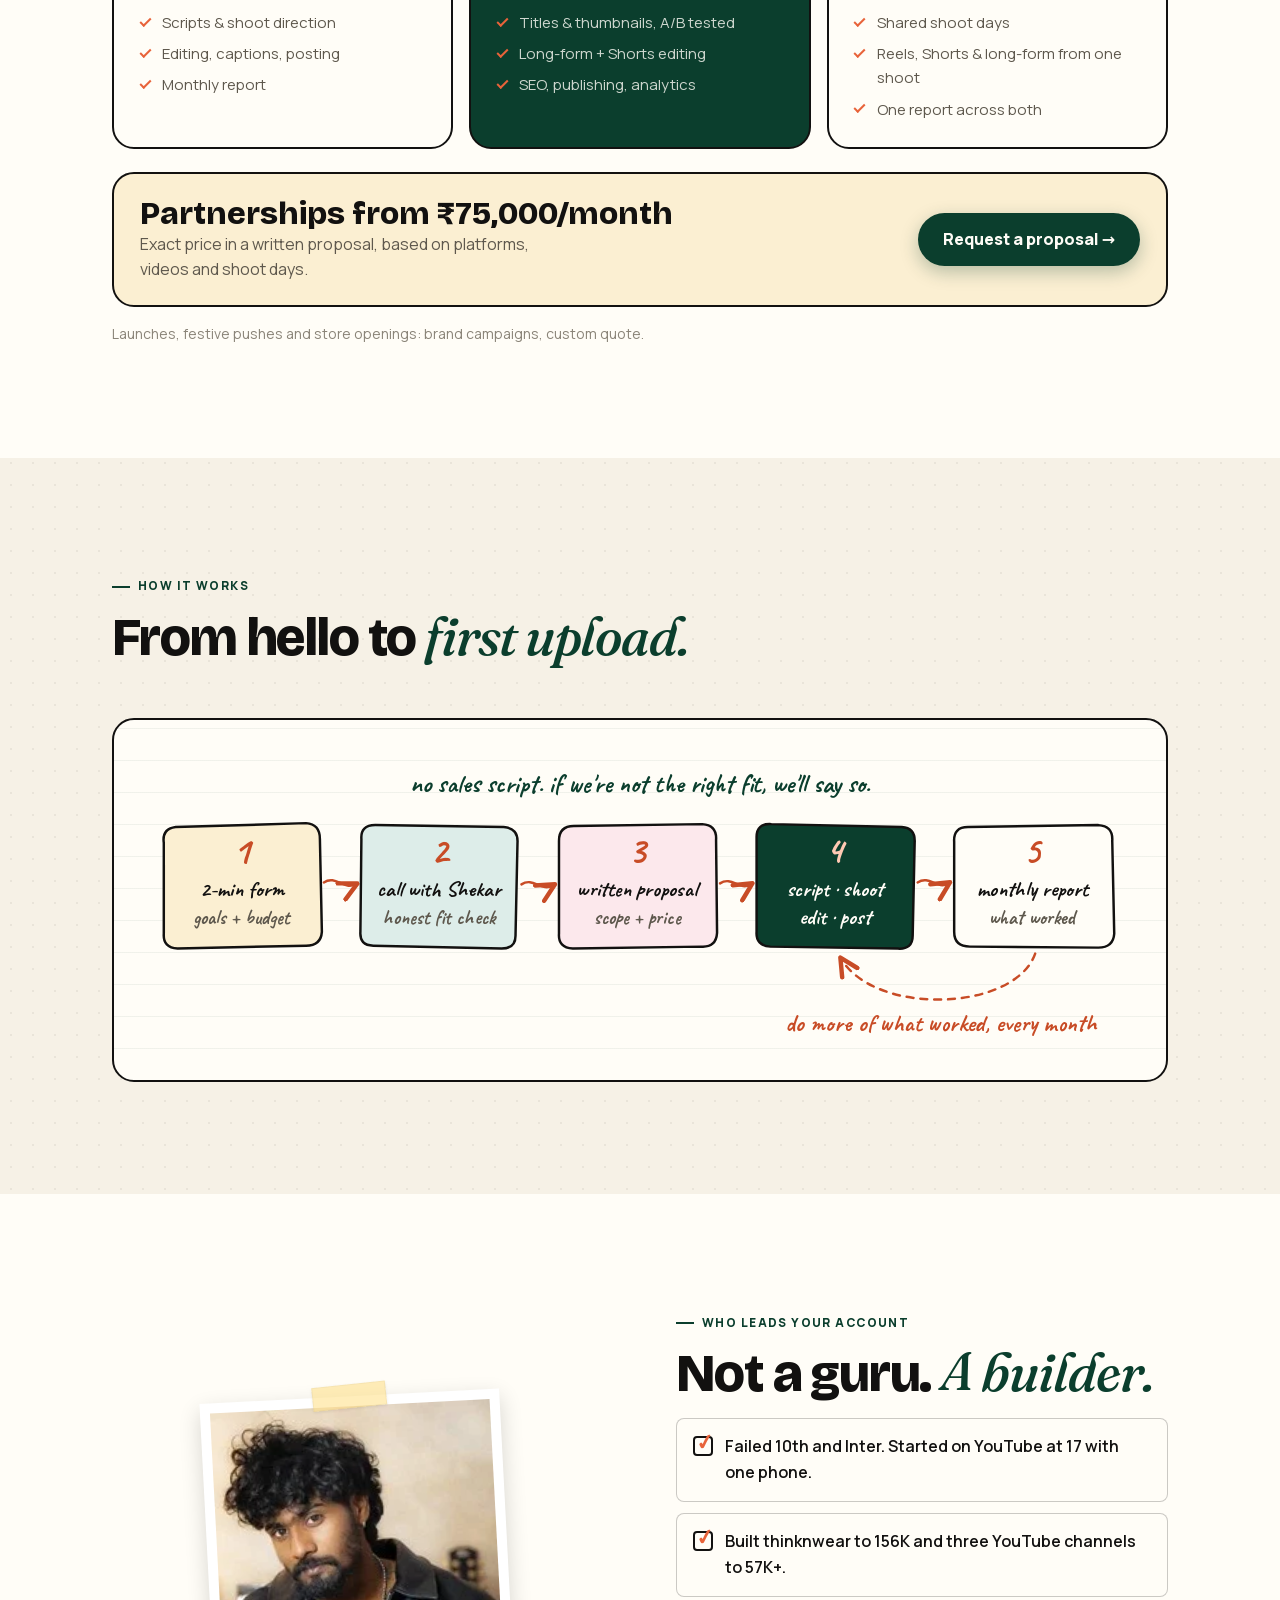
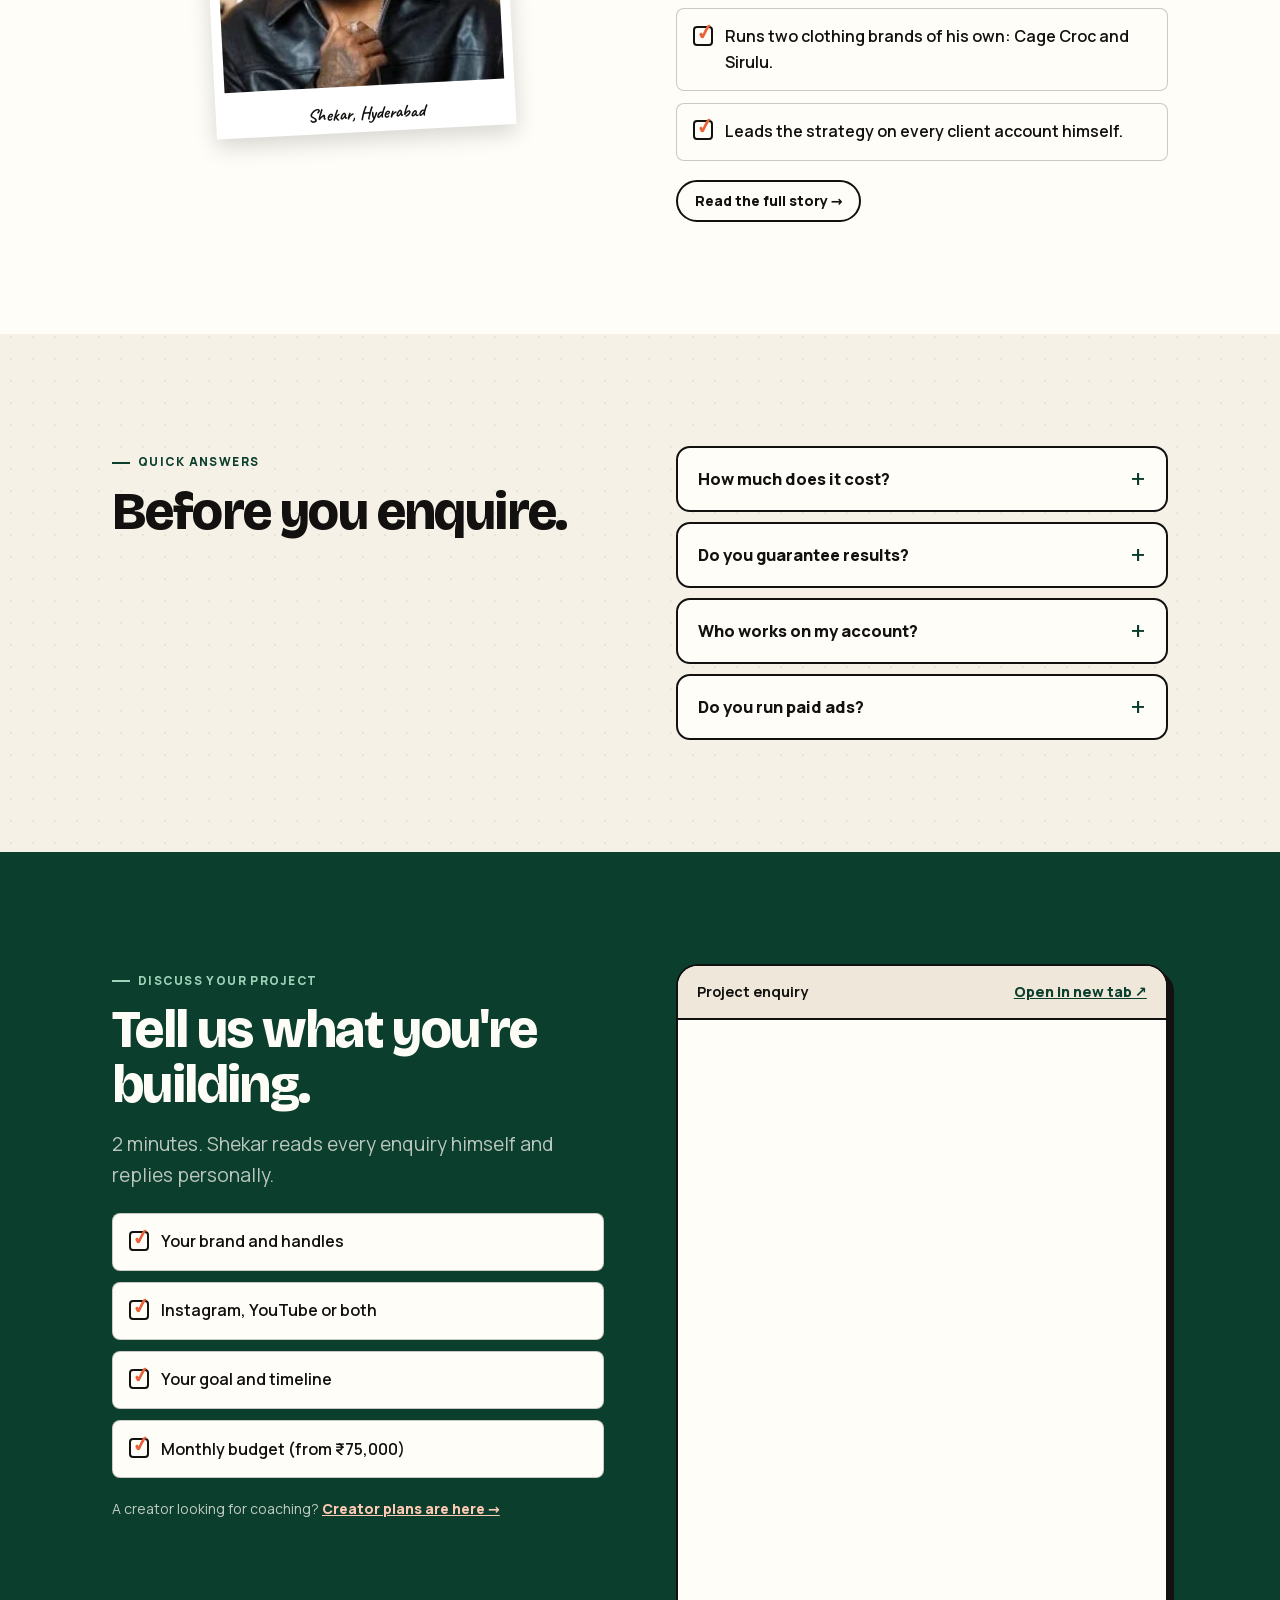
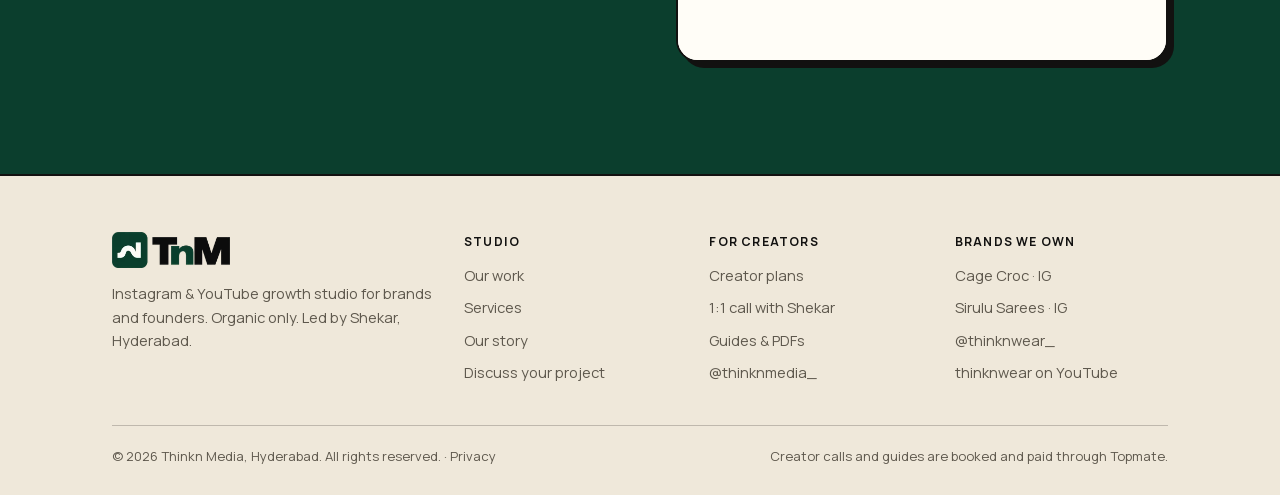
<file: contact.html>
<!DOCTYPE html><html lang="en"><head><meta charset="UTF-8"><title>Discuss your project — Thinkn Media</title><meta http-equiv="refresh" content="0; url=index.html#contact"><link rel="canonical" href="https://thinknmedia.com/#contact"><meta name="robots" content="noindex"></head><body><p><a href="index.html#contact">Continue to Discuss your project →</a></p><script>location.replace("index.html#contact")</script></body></html>
</file>
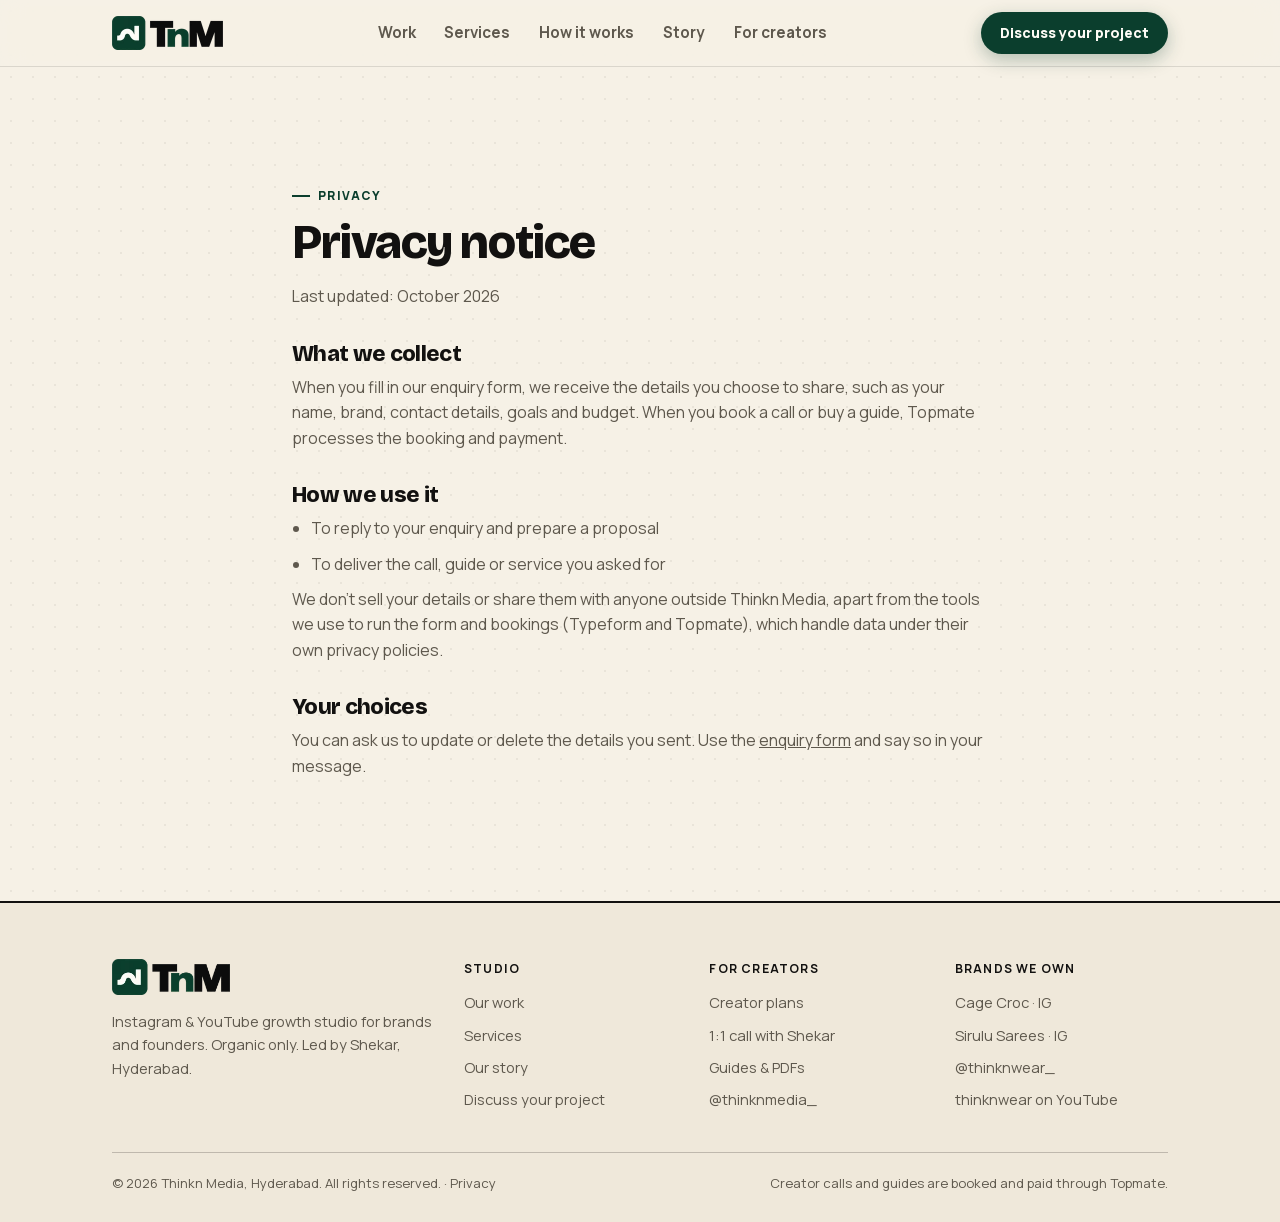
<file: privacy.html>
<!DOCTYPE html>
<html lang="en">
<head>
<meta charset="UTF-8">
<meta name="viewport" content="width=device-width, initial-scale=1.0">
<title>Privacy — Thinkn Media</title>
<meta name="description" content="How Thinkn Media uses the details you share with us.">
<meta property="og:type" content="website">
<meta property="og:title" content="Privacy — Thinkn Media">
<meta property="og:description" content="How Thinkn Media uses the details you share with us.">
<meta property="og:url" content="https://thinknmedia.com/privacy.html">
<meta property="og:image" content="https://thinknmedia.com/logo.png">
<meta name="theme-color" content="#0B3E2D">
<link rel="canonical" href="https://thinknmedia.com/privacy.html">
<link rel="icon" type="image/png" sizes="32x32" href="favicon-32.png">
<link rel="icon" type="image/png" sizes="64x64" href="favicon-64.png">
<link rel="apple-touch-icon" href="apple-touch-icon.png">
<link rel="preload" href="font-bricolage-latin.woff2" as="font" type="font/woff2" crossorigin>
<link rel="preload" href="font-manrope-latin.woff2" as="font" type="font/woff2" crossorigin>
<link rel="stylesheet" href="styles.css">
</head>
<body>
<header class="nav">
  <div class="wrap nav__in">
    <a href="index.html" class="logo" aria-label="Thinkn Media home"><img decoding="async" src="logo.webp" alt="Thinkn Media" width="110" height="34"></a>
    <ul class="nav__links">
      <li><a href="index.html#work">Work</a></li>
      <li><a href="index.html#services">Services</a></li>
      <li><a href="index.html#process">How it works</a></li>
      <li><a href="about.html">Story</a></li>
      <li><a href="coaching.html">For creators</a></li>
    </ul>
    <div class="nav__cta">
      <a href="index.html#contact" class="btn btn--primary btn--sm">Discuss your project</a>
      <button class="nav__toggle" aria-label="Open menu" aria-expanded="false"><span></span><span></span><span></span></button>
    </div>
  </div>
</header>

<main>
<section class="section">
  <div class="wrap legal">
    <span class="eyebrow">Privacy</span>
    <h1 style="font-size:clamp(2rem,5vw,3rem);margin:.8rem 0 1rem">Privacy notice</h1>
    <p>Last updated: October 2026</p>
    <h2>What we collect</h2>
    <p>When you fill in our enquiry form, we receive the details you choose to share, such as your name, brand, contact details, goals and budget. When you book a call or buy a guide, Topmate processes the booking and payment.</p>
    <h2>How we use it</h2>
    <ul><li>To reply to your enquiry and prepare a proposal</li><li>To deliver the call, guide or service you asked for</li></ul>
    <p>We don't sell your details or share them with anyone outside Thinkn Media, apart from the tools we use to run the form and bookings (Typeform and Topmate), which handle data under their own privacy policies.</p>
    <h2>Your choices</h2>
    <p>You can ask us to update or delete the details you sent. Use the <a href="index.html#contact">enquiry form</a> and say so in your message.</p>
  </div>
</section>
</main>

<footer class="footer">
  <div class="wrap">
    <div class="footer__grid">
      <div>
        <a href="index.html" class="logo"><img decoding="async" src="logo.webp" alt="Thinkn Media" width="117" height="36"></a>
        <p>Instagram &amp; YouTube growth studio for brands and founders. Organic only. Led by Shekar, Hyderabad.</p>
      </div>
      <div>
        <h4>Studio</h4>
        <ul><li><a href="index.html#work">Our work</a></li><li><a href="index.html#services">Services</a></li><li><a href="about.html">Our story</a></li><li><a href="index.html#contact">Discuss your project</a></li></ul>
      </div>
      <div>
        <h4>For creators</h4>
        <ul><li><a href="coaching.html">Creator plans</a></li><li><a href="https://topmate.io/eraofshekar/1764414" target="_blank" rel="noopener">1:1 call with Shekar</a></li><li><a href="about.html#guides">Guides &amp; PDFs</a></li><li><a href="https://www.instagram.com/thinknmedia_/" target="_blank" rel="noopener">@thinknmedia_</a></li></ul>
      </div>
      <div>
        <h4>Brands we own</h4>
        <ul><li><a href="https://cagecroc.com/" target="_blank" rel="noopener">Cage Croc</a> · <a href="https://www.instagram.com/cagecroc.in/" target="_blank" rel="noopener">IG</a></li><li><a href="https://sirulusarees.com/" target="_blank" rel="noopener">Sirulu Sarees</a> · <a href="https://www.instagram.com/sirulu.in/" target="_blank" rel="noopener">IG</a></li><li><a href="https://www.instagram.com/thinknwear_/" target="_blank" rel="noopener">@thinknwear_</a></li><li><a href="https://www.youtube.com/@Thinkwear" target="_blank" rel="noopener">thinknwear on YouTube</a></li></ul>
      </div>
    </div>
    <div class="footer__bottom">
      <span>© <span data-year>2026</span> Thinkn Media, Hyderabad. All rights reserved. · <a href="privacy.html">Privacy</a></span>
      <span>Creator calls and guides are booked and paid through Topmate.</span>
    </div>
  </div>
</footer>

<a href="index.html#contact" class="sticky-cta">
  <span>Building a brand?<small>Instagram + YouTube · custom proposal</small></span>
  <span class="btn btn--primary btn--sm">Enquire →</span>
</a>
<script src="main.js"></script>
</body>
</html>
</file>
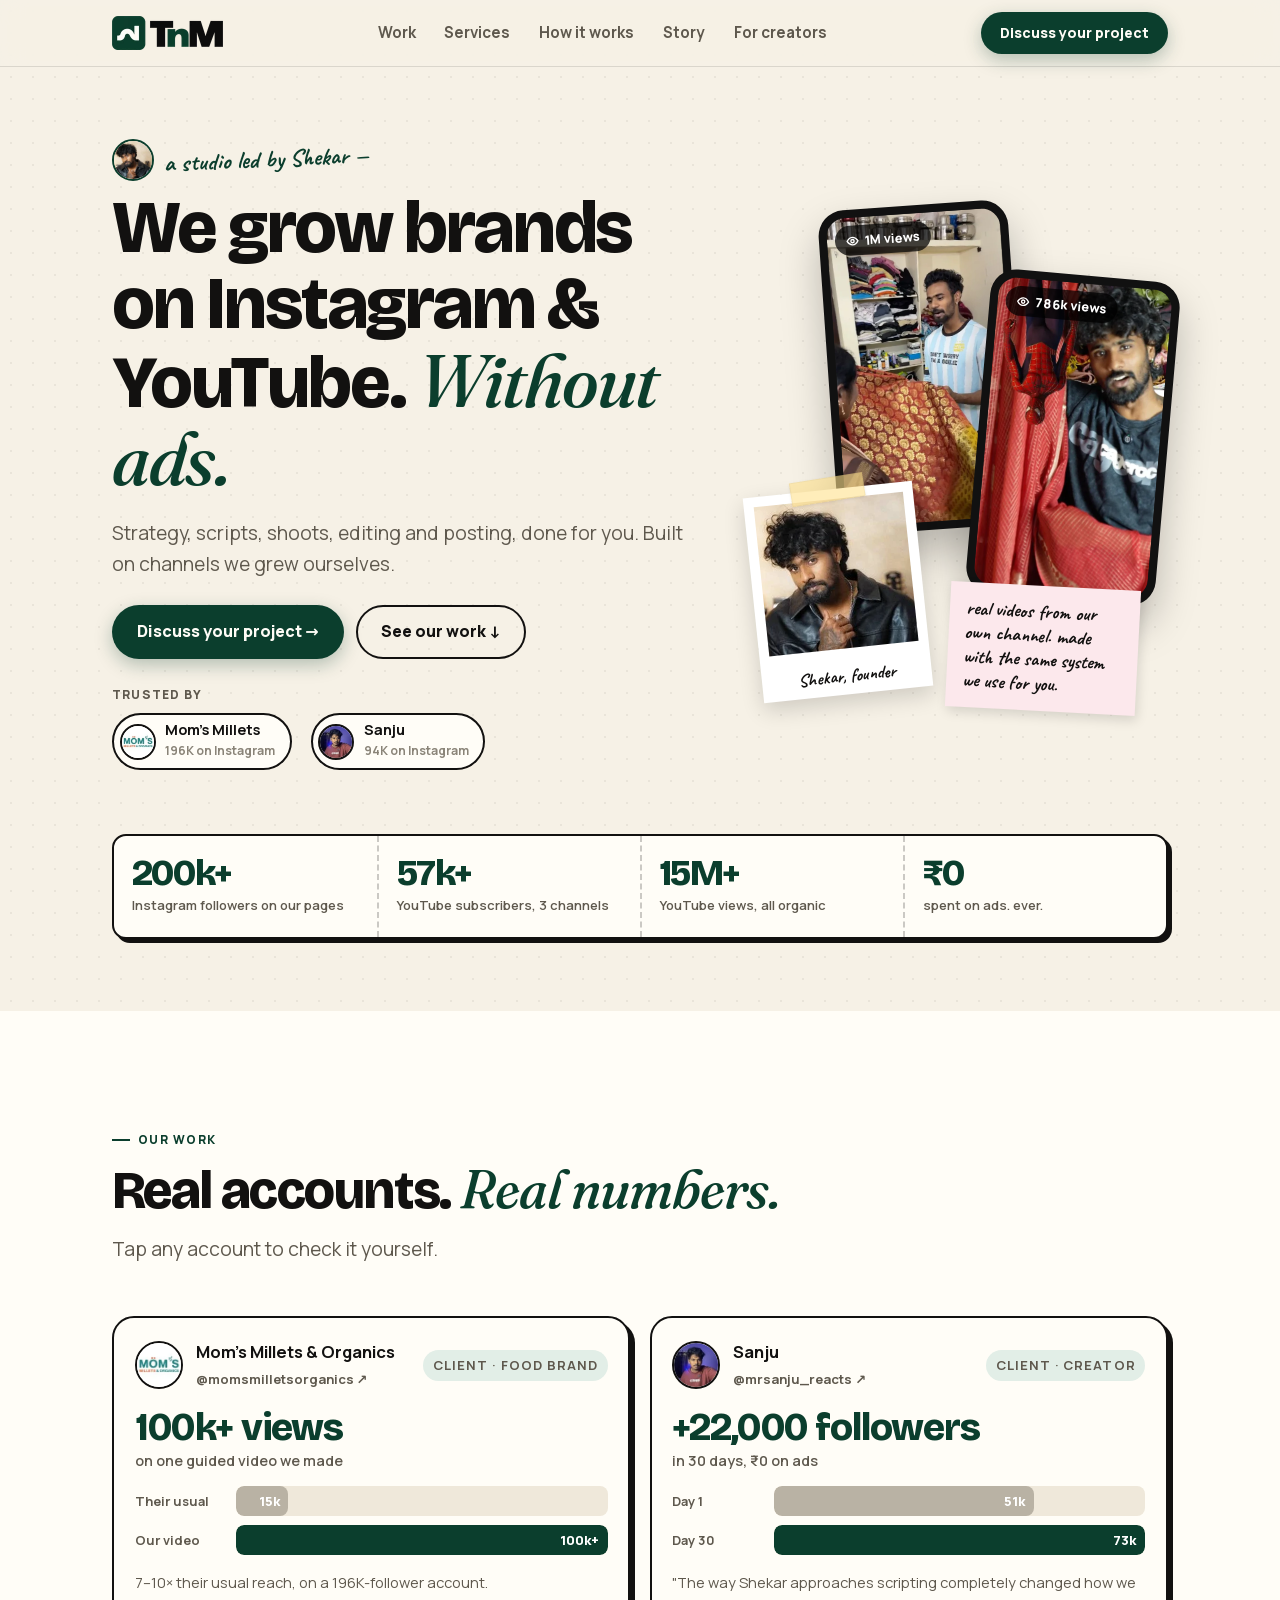
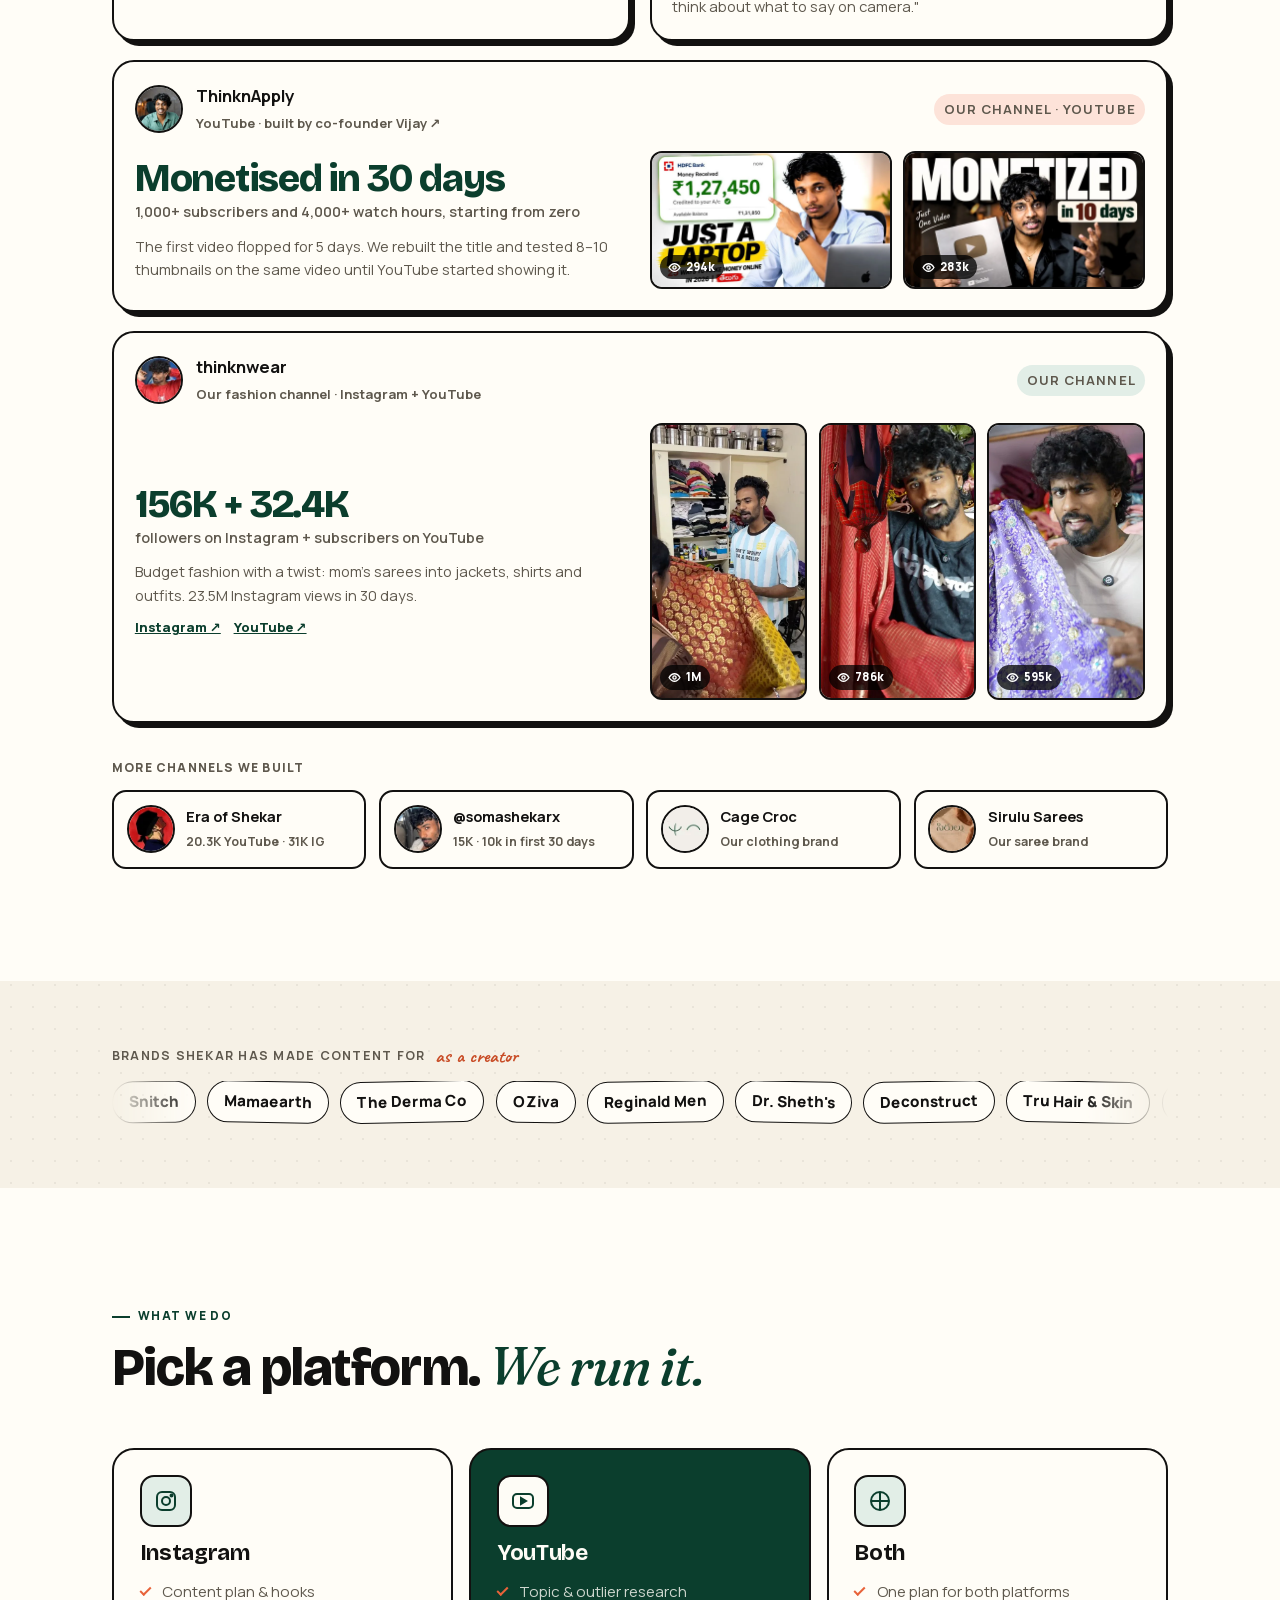
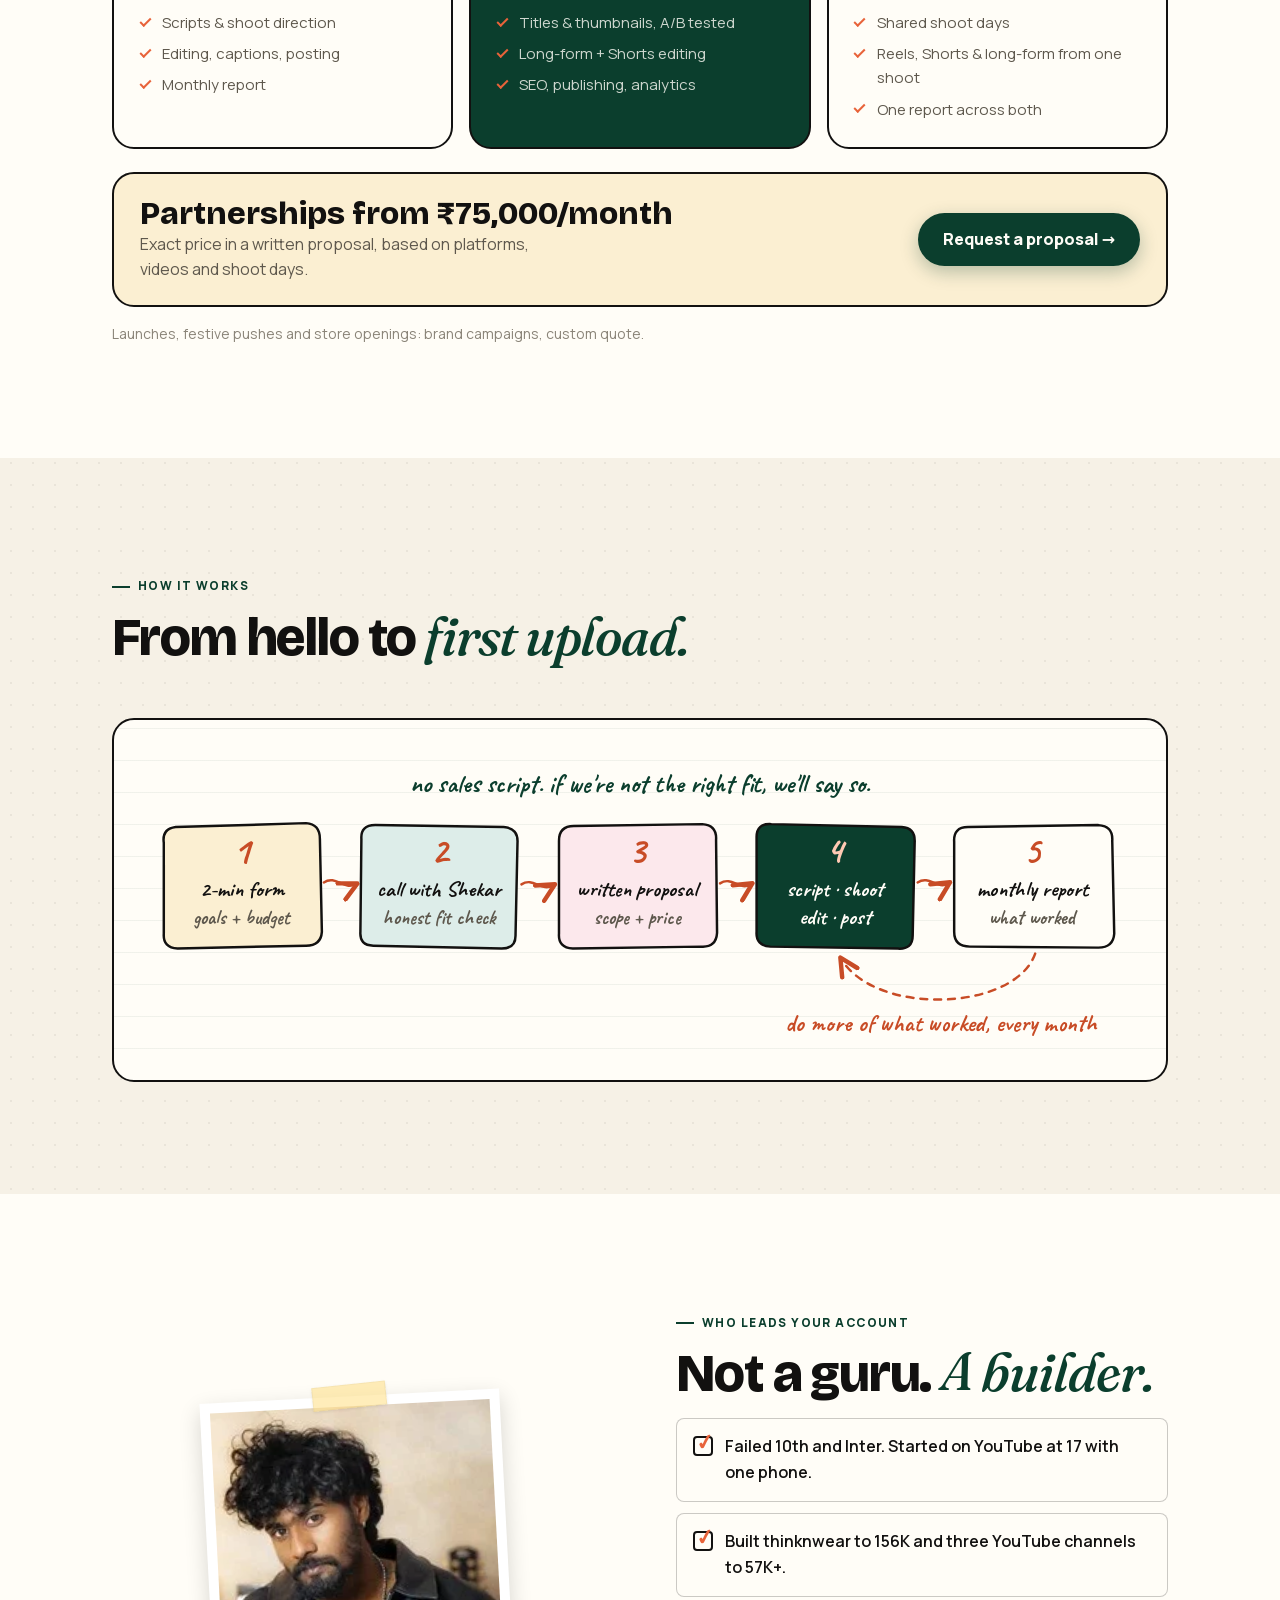
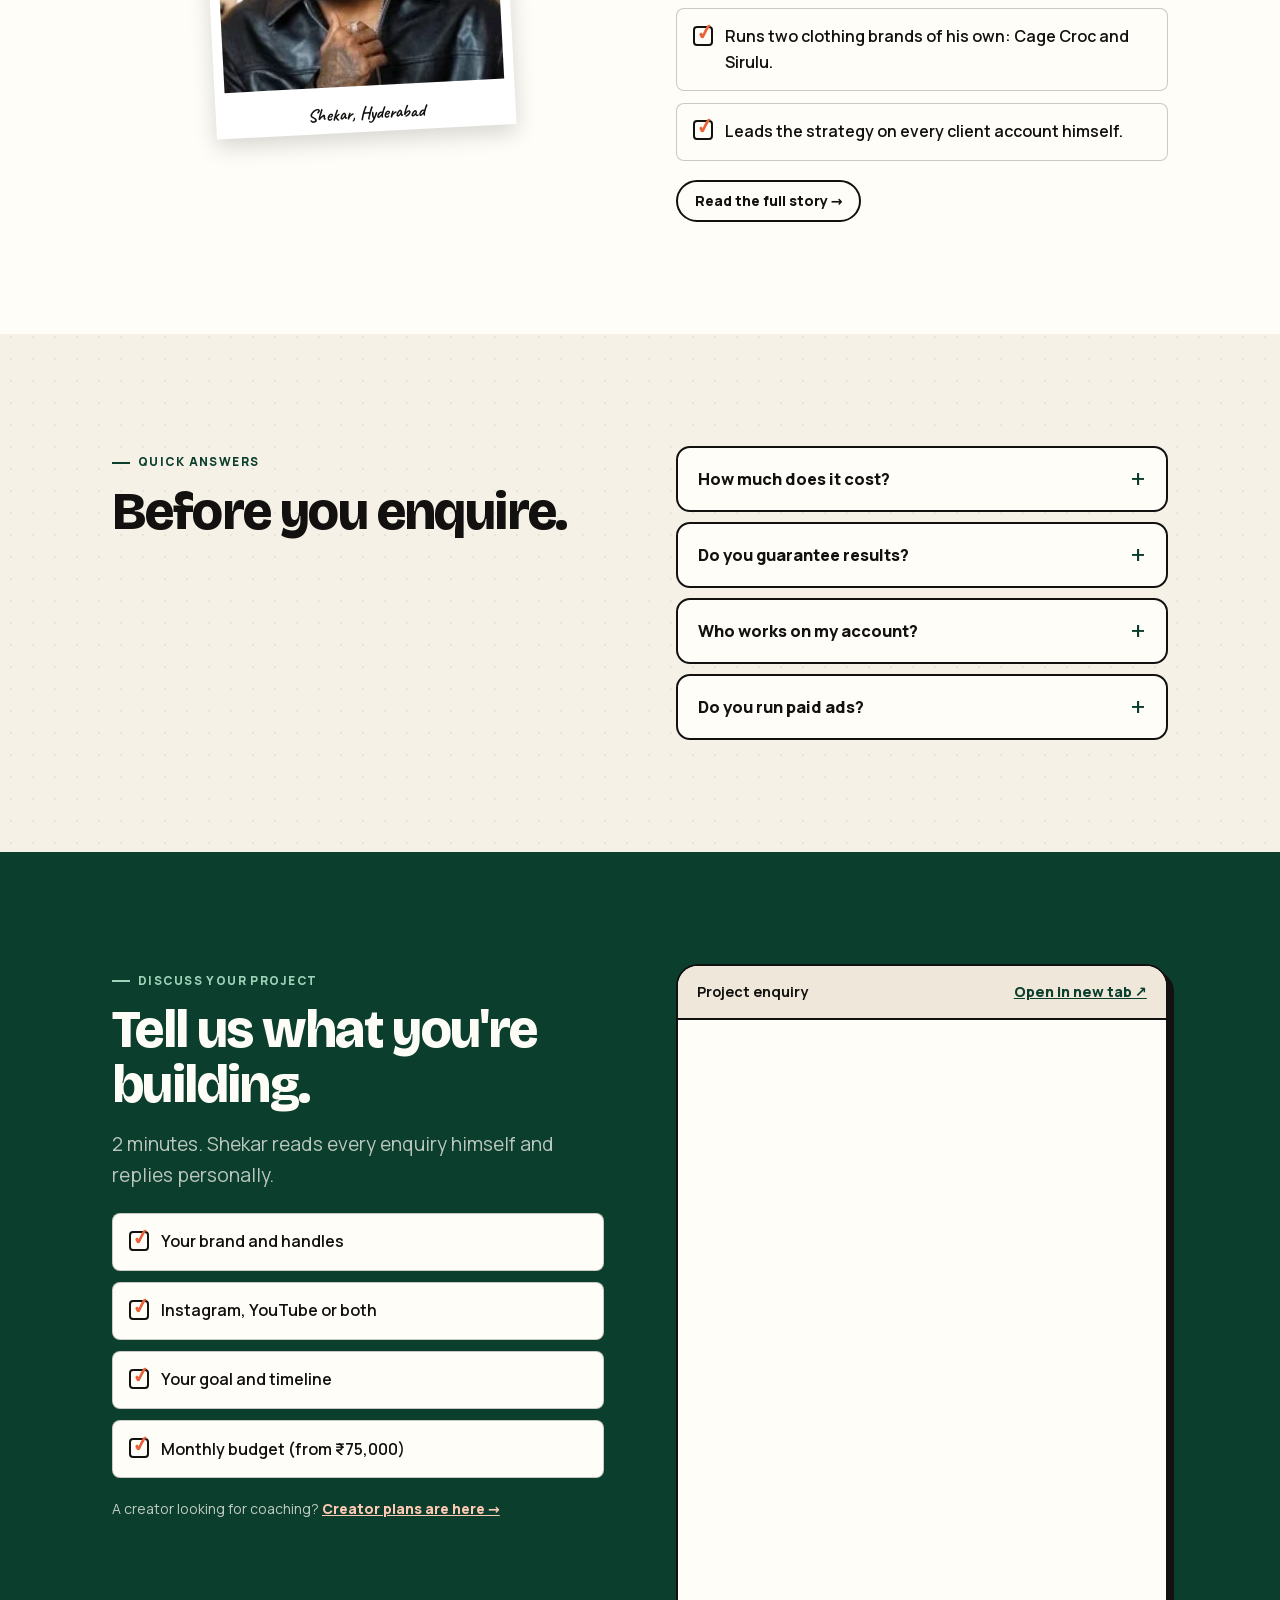
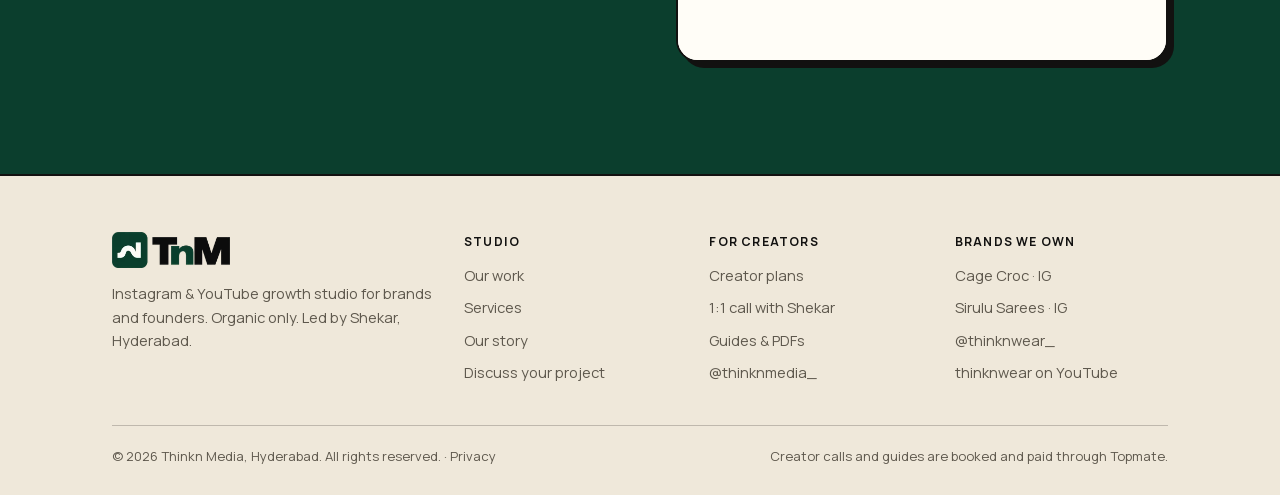
<file: services.html>
<!DOCTYPE html><html lang="en"><head><meta charset="UTF-8"><title>Services — Thinkn Media</title><meta http-equiv="refresh" content="0; url=index.html#services"><link rel="canonical" href="https://thinknmedia.com/#services"><meta name="robots" content="noindex"></head><body><p><a href="index.html#services">Continue to Services →</a></p><script>location.replace("index.html#services")</script></body></html>
</file>
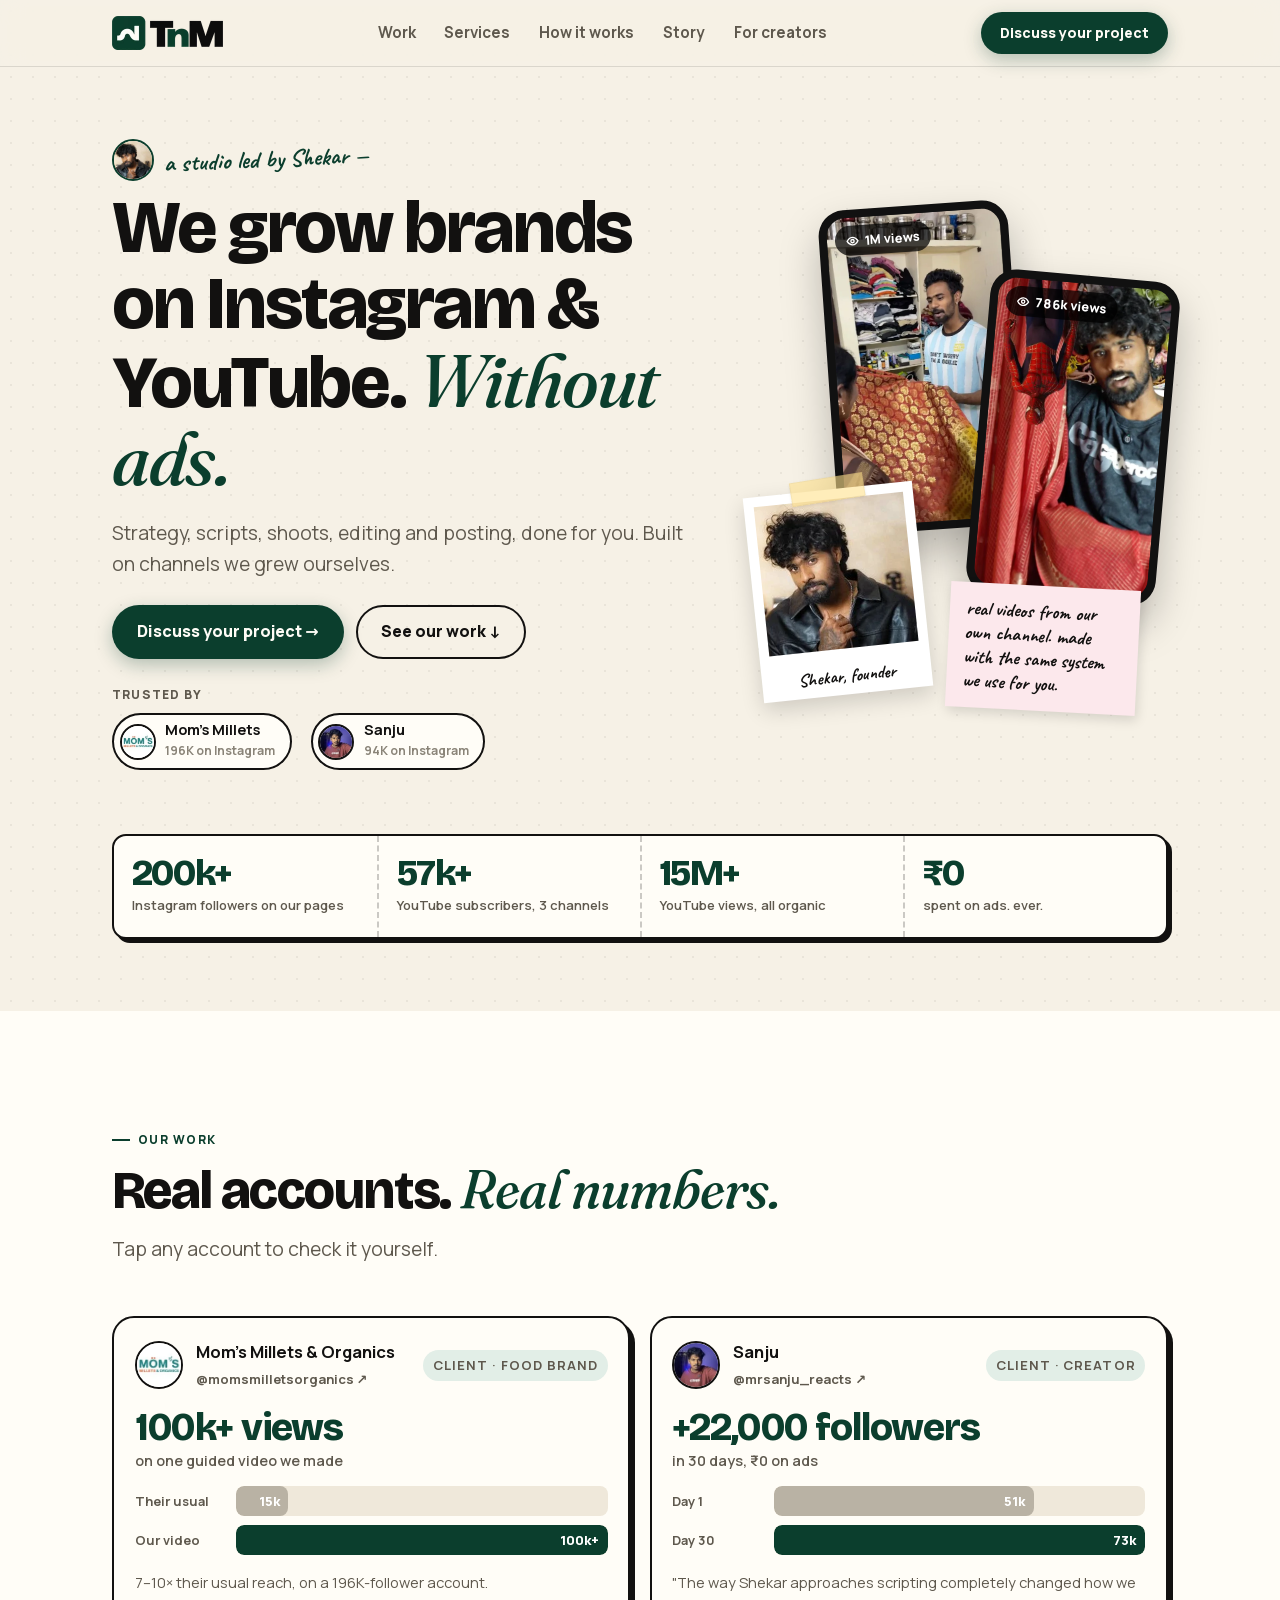
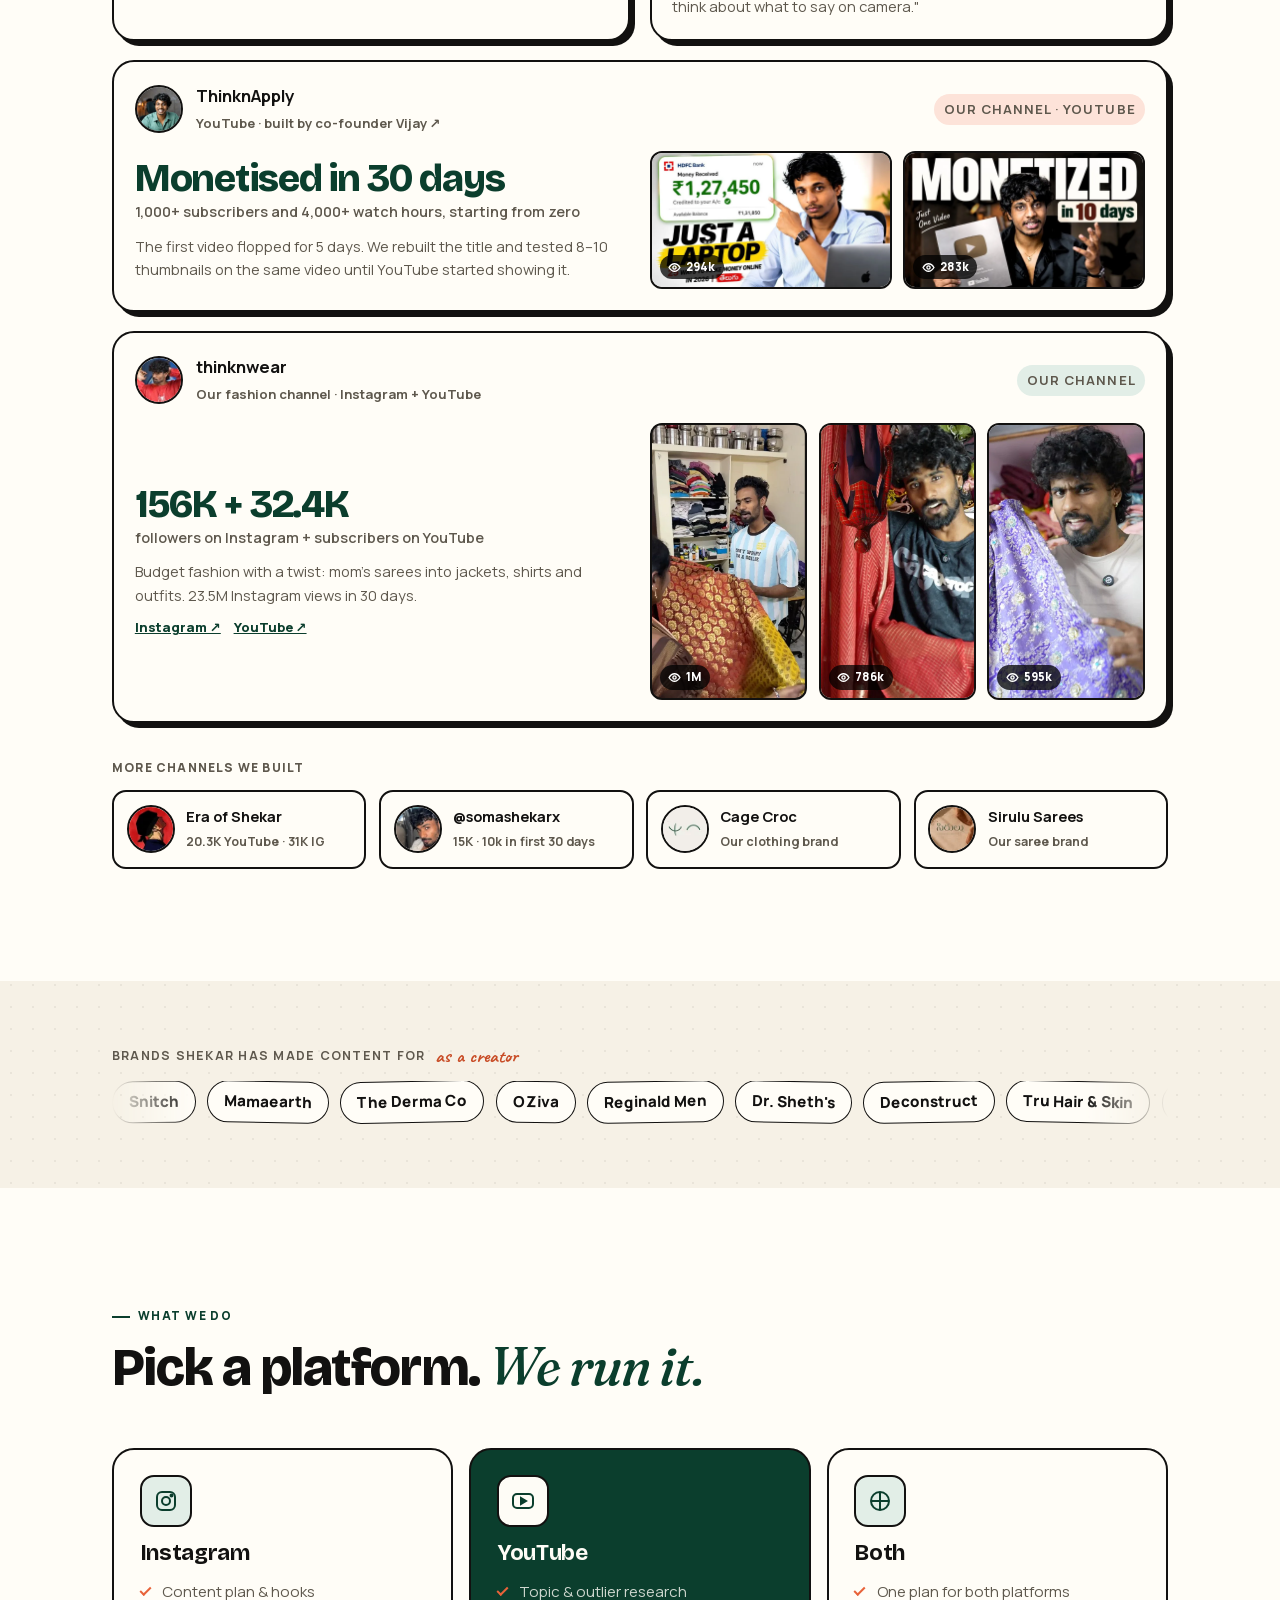
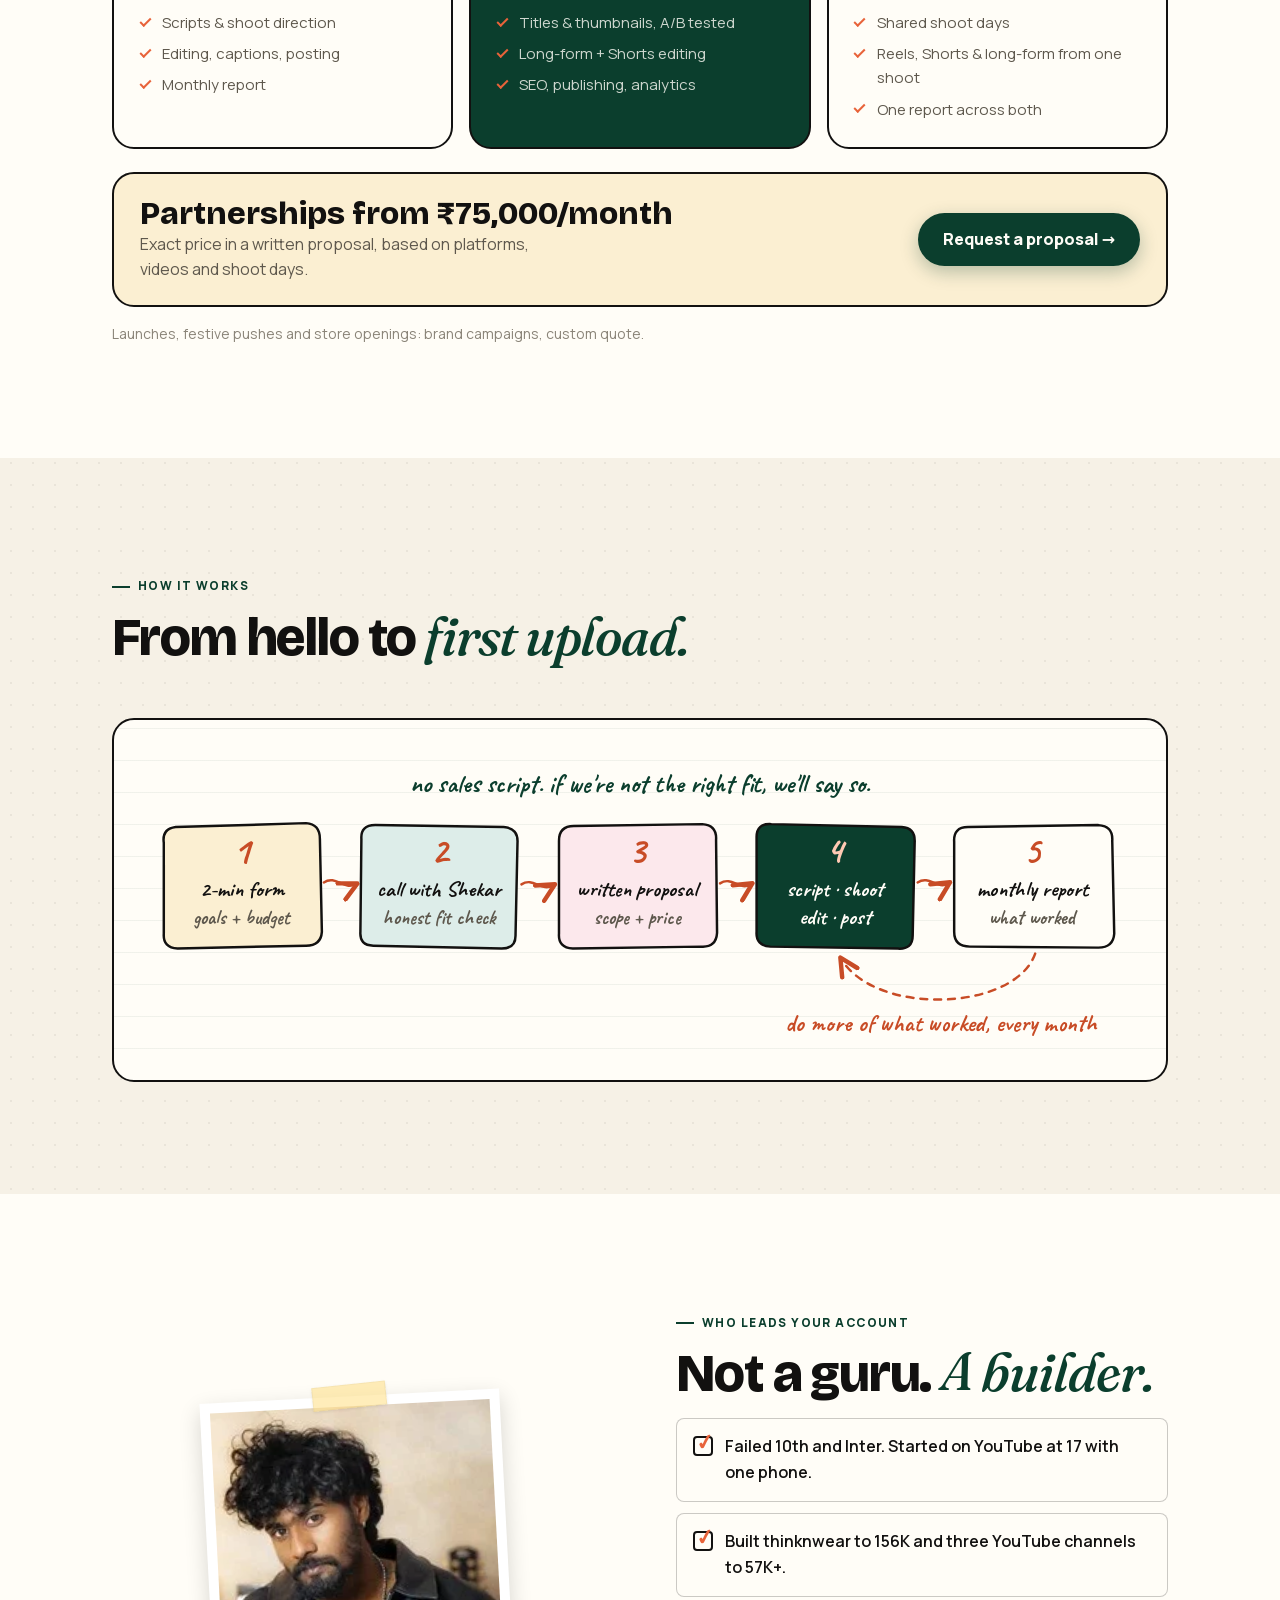
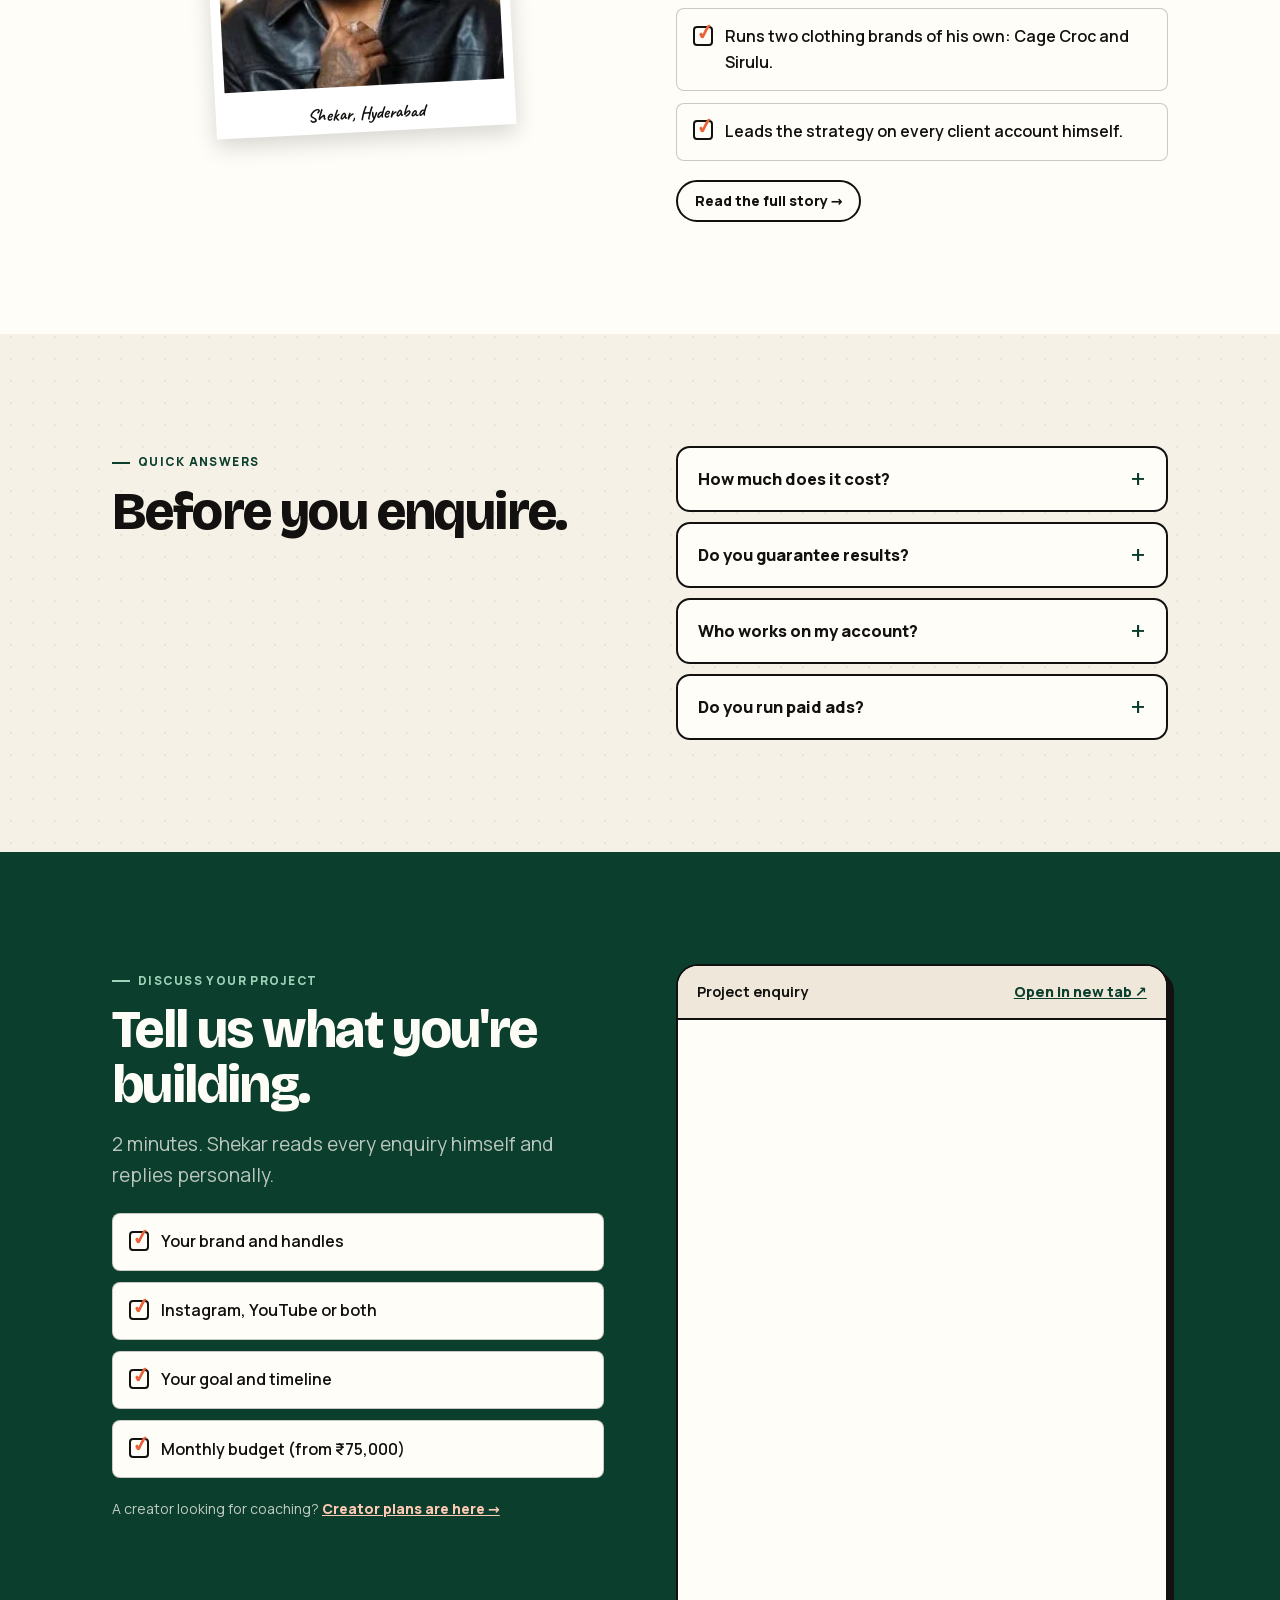
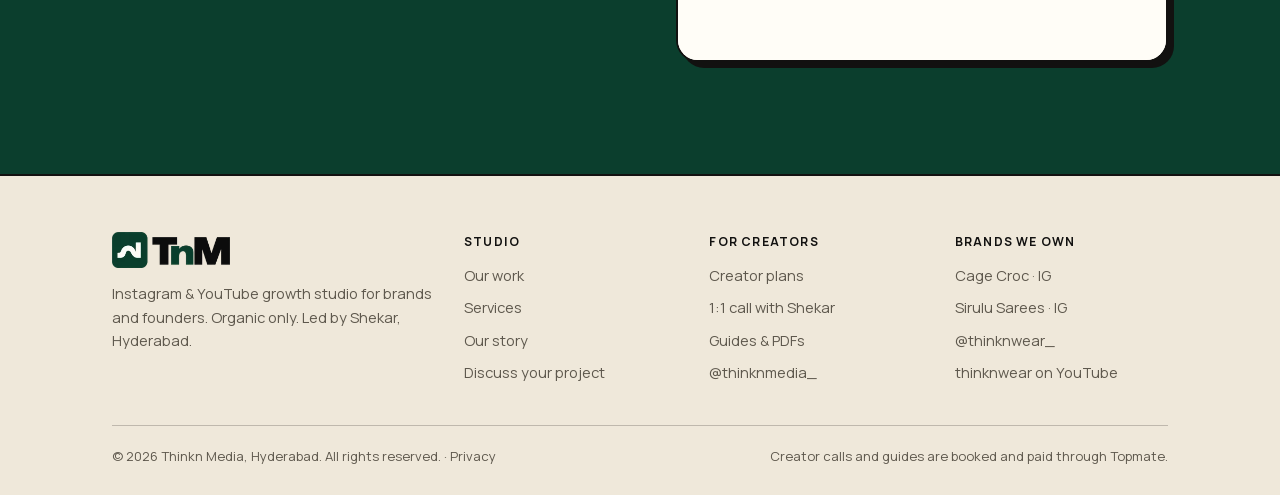
<file: work.html>
<!DOCTYPE html><html lang="en"><head><meta charset="UTF-8"><title>Our work — Thinkn Media</title><meta http-equiv="refresh" content="0; url=index.html#work"><link rel="canonical" href="https://thinknmedia.com/#work"><meta name="robots" content="noindex"></head><body><p><a href="index.html#work">Continue to Our work →</a></p><script>location.replace("index.html#work")</script></body></html>
</file>
<file: styles.css>
/* self-hosted fonts */
@font-face{font-family:'Bricolage Grotesque';font-style:normal;font-weight:100 900;font-display:swap;src:url(font-bricolage-latin.woff2) format('woff2');unicode-range:U+0000-00FF, U+0131, U+0152-0153, U+02BB-02BC, U+02C6, U+02DA, U+02DC, U+0304, U+0308, U+0329, U+2000-206F, U+20AC, U+2122, U+2191, U+2193, U+2212, U+2215, U+FEFF, U+FFFD;}
@font-face{font-family:'Bricolage Grotesque';font-style:normal;font-weight:100 900;font-display:swap;src:url(font-bricolage-ext.woff2) format('woff2');unicode-range:U+0100-02BA, U+02BD-02C5, U+02C7-02CC, U+02CE-02D7, U+02DD-02FF, U+1D00-1DBF, U+1E00-1E9F, U+1EF2-1EFF, U+2020, U+20A0-20AB, U+20AD-20C0, U+2113, U+2C60-2C7F, U+A720-A7FF;}
@font-face{font-family:'Manrope';font-style:normal;font-weight:200 800;font-display:swap;src:url(font-manrope-latin.woff2) format('woff2');unicode-range:U+0000-00FF, U+0131, U+0152-0153, U+02BB-02BC, U+02C6, U+02DA, U+02DC, U+0304, U+0308, U+0329, U+2000-206F, U+20AC, U+2122, U+2191, U+2193, U+2212, U+2215, U+FEFF, U+FFFD;}
@font-face{font-family:'Manrope';font-style:normal;font-weight:200 800;font-display:swap;src:url(font-manrope-ext.woff2) format('woff2');unicode-range:U+0100-02BA, U+02BD-02C5, U+02C7-02CC, U+02CE-02D7, U+02DD-02FF, U+1D00-1DBF, U+1E00-1E9F, U+1EF2-1EFF, U+2020, U+20A0-20AB, U+20AD-20C0, U+2113, U+2C60-2C7F, U+A720-A7FF;}
@font-face{font-family:'Fraunces';font-style:normal;font-weight:100 900;font-display:swap;src:url(font-fraunces-latin.woff2) format('woff2');unicode-range:U+0000-00FF, U+0131, U+0152-0153, U+02BB-02BC, U+02C6, U+02DA, U+02DC, U+0304, U+0308, U+0329, U+2000-206F, U+20AC, U+2122, U+2191, U+2193, U+2212, U+2215, U+FEFF, U+FFFD;}
@font-face{font-family:'Fraunces';font-style:normal;font-weight:100 900;font-display:swap;src:url(font-fraunces-ext.woff2) format('woff2');unicode-range:U+0100-02BA, U+02BD-02C5, U+02C7-02CC, U+02CE-02D7, U+02DD-02FF, U+1D00-1DBF, U+1E00-1E9F, U+1EF2-1EFF, U+2020, U+20A0-20AB, U+20AD-20C0, U+2113, U+2C60-2C7F, U+A720-A7FF;}
@font-face{font-family:'Fraunces';font-style:italic;font-weight:100 900;font-display:swap;src:url(font-fraunces-italic-latin.woff2) format('woff2');unicode-range:U+0000-00FF, U+0131, U+0152-0153, U+02BB-02BC, U+02C6, U+02DA, U+02DC, U+0304, U+0308, U+0329, U+2000-206F, U+20AC, U+2122, U+2191, U+2193, U+2212, U+2215, U+FEFF, U+FFFD;}
@font-face{font-family:'Fraunces';font-style:italic;font-weight:100 900;font-display:swap;src:url(font-fraunces-italic-ext.woff2) format('woff2');unicode-range:U+0100-02BA, U+02BD-02C5, U+02C7-02CC, U+02CE-02D7, U+02DD-02FF, U+1D00-1DBF, U+1E00-1E9F, U+1EF2-1EFF, U+2020, U+20A0-20AB, U+20AD-20C0, U+2113, U+2C60-2C7F, U+A720-A7FF;}
@font-face{font-family:'Caveat';font-style:normal;font-weight:400 700;font-display:swap;src:url(font-caveat-latin.woff2) format('woff2');unicode-range:U+0000-00FF, U+0131, U+0152-0153, U+02BB-02BC, U+02C6, U+02DA, U+02DC, U+0304, U+0308, U+0329, U+2000-206F, U+20AC, U+2122, U+2191, U+2193, U+2212, U+2215, U+FEFF, U+FFFD;}
@font-face{font-family:'Caveat';font-style:normal;font-weight:400 700;font-display:swap;src:url(font-caveat-ext.woff2) format('woff2');unicode-range:U+0100-02BA, U+02BD-02C5, U+02C7-02CC, U+02CE-02D7, U+02DD-02FF, U+1D00-1DBF, U+1E00-1E9F, U+1EF2-1EFF, U+2020, U+20A0-20AB, U+20AD-20C0, U+2113, U+2C60-2C7F, U+A720-A7FF;}
@font-face{font-family:'Permanent Marker';font-style:normal;font-weight:400;font-display:swap;src:url(font-marker-latin.woff2) format('woff2');unicode-range:U+0000-00FF, U+0131, U+0152-0153, U+02BB-02BC, U+02C6, U+02DA, U+02DC, U+0304, U+0308, U+0329, U+2000-206F, U+20AC, U+2122, U+2191, U+2193, U+2212, U+2215, U+FEFF, U+FFFD;}

/* ==========================================================
   Thinkn Media (TnM) — shared styles v2
   Brand: logo green + cream + ink. Personal layer: handwriting,
   tape, polaroids, sticky notes, stamps (from Shekar's original story page).
   ========================================================== */
*, *::before, *::after { box-sizing: border-box; margin: 0; padding: 0; }

:root {
  /* brand (from logo) */
  --green:       #0B3E2D;
  --green-2:     #155A41;
  --green-soft:  #E2EEE7;
  --cream:       #FEFCF6;

  /* paper & ink */
  --bg:      #F6F1E6;
  --paper:   #FFFDF7;
  --paper-2: #EFE8DA;
  --ink:     #121110;
  --ink-2:   #26231F;
  --sub:     #5E584D;
  --muted:   #8A8478;
  --line:    rgba(18,17,16,.12);
  --line-2:  rgba(18,17,16,.22);

  /* personal / scrapbook */
  --coral:        #E8633A;
  --coral-dark:   #C84C26;
  --mustard:      #E8B339;
  --mustard-light:#FBEFD2;
  --pink-light:   #FCE8EC;
  --teal-light:   #DDEDE9;

  --r-sm: 8px;
  --r: 14px;
  --r-lg: 22px;
  --max: 1120px;
  --gutter: clamp(16px, 4.5vw, 32px);

  --f-display: 'Bricolage Grotesque', 'Manrope', system-ui, sans-serif;
  --f-serif: 'Fraunces', Georgia, serif;
  --f-body: 'Manrope', system-ui, -apple-system, sans-serif;
  --f-hand: 'Caveat', 'Comic Sans MS', cursive;
  --f-marker: 'Permanent Marker', 'Caveat', cursive;

  --shadow: 0 2px 6px rgba(18,17,16,.05), 0 14px 34px rgba(18,17,16,.08);
  --shadow-lg: 0 24px 70px rgba(35,32,23,.18), 0 4px 12px rgba(35,32,23,.08);
}

html { scroll-behavior: smooth; -webkit-text-size-adjust: 100%; }
body {
  background: var(--bg);
  background-image: radial-gradient(circle, rgba(18,17,16,.06) 1px, transparent 1px);
  background-size: 22px 22px;
  color: var(--ink);
  font-family: var(--f-body);
  font-size: 16px; line-height: 1.6;
  -webkit-font-smoothing: antialiased;
  overflow-x: hidden;
}
img { max-width: 100%; display: block; }
a { color: inherit; }
::selection { background: var(--green); color: var(--cream); }
:focus-visible { outline: 3px solid var(--coral); outline-offset: 3px; border-radius: 6px; }
[id] { scroll-margin-top: 84px; }

.wrap { max-width: var(--max); margin: 0 auto; padding: 0 var(--gutter); }
.section { padding: clamp(56px, 9vw, 112px) 0; position: relative; }
.section--tight { padding: clamp(36px, 6vw, 64px) 0; }
.section--paper { background: var(--paper); }
.section--green { background: var(--green); color: var(--cream); background-image: none; }
.section--ink { background: var(--ink); color: var(--cream); }

/* ---------- Type ---------- */
h1, h2, h3 { font-family: var(--f-display); font-weight: 800; letter-spacing: -.03em; line-height: 1.04; }
h1 { font-size: clamp(2.4rem, 7vw, 4.6rem); }
h2 { font-size: clamp(1.9rem, 4.8vw, 3.3rem); }
h3 { font-size: clamp(1.15rem, 2.2vw, 1.4rem); line-height: 1.2; letter-spacing: -.015em; font-weight: 700; }
.serif-i { font-family: var(--f-serif); font-style: italic; font-weight: 500; letter-spacing: -.02em; }
.serif { font-family: var(--f-serif); }
.lead { font-size: clamp(1.03rem, 1.7vw, 1.2rem); color: var(--sub); max-width: 38em; }
.section--green .lead, .section--ink .lead { color: rgba(254,252,246,.72); }
.green { color: var(--green); }
.coral { color: var(--coral); }
.hl { background: linear-gradient(transparent 58%, var(--mustard-light) 58%); padding: 0 .1em; }
.hl-g { background: linear-gradient(transparent 60%, var(--green-soft) 60%); padding: 0 .1em; }
.small { font-size: .875rem; color: var(--muted); }

.eyebrow {
  display: inline-flex; align-items: center; gap: .5rem;
  font-size: .74rem; font-weight: 800; letter-spacing: .12em; text-transform: uppercase; color: var(--green);
}
.eyebrow::before { content: ""; width: 18px; height: 2px; background: currentColor; }
.section--green .eyebrow, .section--ink .eyebrow { color: #9FD3B9; }

/* handwritten */
.hand { font-family: var(--f-hand); font-weight: 700; line-height: 1.15; color: var(--coral-dark); font-size: 1.5rem; }
.hand--lg { font-size: clamp(1.6rem, 3vw, 2.1rem); }
.hand--sm { font-size: 1.2rem; }
.hand--green { color: var(--green); }
.hand--cream { color: #FFC9B3; }
.tilt-l { transform: rotate(-2.5deg); display: inline-block; }
.tilt-r { transform: rotate(2deg); display: inline-block; }
.arrow-note { display: inline-flex; align-items: flex-start; gap: .35rem; }
.arrow-note svg { flex: none; margin-top: .2rem; }
.circled { position: relative; white-space: nowrap; }
.circled::after {
  content: ""; position: absolute; left: -8%; top: -14%; width: 116%; height: 128%;
  border: 2.5px solid var(--coral); border-radius: 50%; transform: rotate(-3deg); pointer-events: none;
}
.scribble { position: relative; display: inline-block; }
.scribble::after {
  content: ""; position: absolute; left: 0; right: 0; bottom: -.12em; height: .32em;
  background: url("data:image/svg+xml,%3Csvg xmlns='http://www.w3.org/2000/svg' viewBox='0 0 200 12' preserveAspectRatio='none'%3E%3Cpath d='M2 8 C 40 2, 80 11, 120 5 S 180 4, 198 7' fill='none' stroke='%23E8633A' stroke-width='3.5' stroke-linecap='round'/%3E%3C/svg%3E") no-repeat center / 100% 100%;
}

.sec-head { max-width: 760px; margin-bottom: clamp(28px, 5vw, 52px); }
.sec-head h2 { margin: .8rem 0 .9rem; }
.center { text-align: center; margin-left: auto; margin-right: auto; }
.center .eyebrow::before { display: none; }

/* ---------- Buttons ---------- */
.btn {
  display: inline-flex; align-items: center; justify-content: center; gap: .55rem;
  padding: 1rem 1.45rem; border-radius: 999px; min-height: 52px;
  font: 800 1rem/1.1 var(--f-body); text-decoration: none; cursor: pointer; text-align: center;
  border: 2px solid transparent; transition: transform .15s, background .15s, box-shadow .15s, border-color .15s;
}
.btn:hover { transform: translateY(-2px); }
.btn--primary { background: var(--green); color: var(--cream); box-shadow: 0 6px 18px rgba(11,62,45,.28); }
.btn--primary:hover { background: var(--green-2); }
.btn--ghost { border-color: var(--ink); color: var(--ink); background: transparent; }
.btn--ghost:hover { background: var(--ink); color: var(--cream); }
.btn--cream { background: var(--cream); color: var(--green); }
.btn--stamp { border-radius: 6px; background: var(--coral); color: #fff; border: 2px solid var(--ink); box-shadow: 3px 3px 0 var(--ink); }
.btn--stamp:hover { transform: translate(-2px,-2px); box-shadow: 5px 5px 0 var(--ink); }
.btn--sm { padding: .65rem 1.05rem; min-height: 42px; font-size: .88rem; }
.btn--block { width: 100%; }
.btn-row { display: flex; flex-wrap: wrap; gap: .75rem; align-items: center; }
@media (max-width: 560px) { .btn-row .btn { width: 100%; } }

/* social proof under CTA */
.proof-line { display: flex; align-items: center; gap: .7rem; margin-top: 1.1rem; font-size: .88rem; color: var(--sub); flex-wrap: wrap; }
.proof-line img { width: 34px; height: 34px; border-radius: 50%; object-fit: cover; border: 2px solid var(--paper); box-shadow: 0 0 0 1px var(--line); }
.stars { color: #E2A400; letter-spacing: 1px; }

/* ---------- Nav ---------- */
.nav { position: sticky; top: 0; z-index: 50; background: rgba(246,241,230,.9); backdrop-filter: saturate(1.4) blur(12px); -webkit-backdrop-filter: saturate(1.4) blur(12px); border-bottom: 1px solid var(--line); }
.nav__in { display: flex; align-items: center; justify-content: space-between; height: 66px; gap: 1rem; }
.logo { display: inline-flex; align-items: center; text-decoration: none; }
.logo img { height: 34px; width: auto; }
.nav__links { display: flex; gap: 1.8rem; list-style: none; }
.nav__links a { text-decoration: none; font-weight: 700; font-size: .95rem; color: var(--sub); }
.nav__links a:hover, .nav__links a[aria-current="page"] { color: var(--green); }
.nav__cta { display: flex; align-items: center; gap: .5rem; }
.nav__toggle { display: none; background: none; border: 0; width: 44px; height: 44px; cursor: pointer; }
.nav__toggle span { display: block; width: 22px; height: 2px; background: var(--ink); margin: 5px auto; transition: .2s; }
@media (max-width: 860px) {
  .logo img { height: 30px; }
  .nav__links { position: fixed; inset: 66px 0 auto 0; flex-direction: column; gap: 0; background: var(--paper); border-bottom: 1px solid var(--line); padding: .5rem var(--gutter) 1.25rem; transform: translateY(-8px); opacity: 0; pointer-events: none; transition: .2s; box-shadow: var(--shadow); }
  .nav__links a { display: block; padding: 1rem 0; font-size: 1.1rem; border-bottom: 1px solid var(--line); color: var(--ink); }
  .nav.open .nav__links { transform: none; opacity: 1; pointer-events: auto; }
  .nav__toggle { display: block; }
  .nav.open .nav__toggle span:nth-child(1) { transform: translateY(7px) rotate(45deg); }
  .nav.open .nav__toggle span:nth-child(2) { opacity: 0; }
  .nav.open .nav__toggle span:nth-child(3) { transform: translateY(-7px) rotate(-45deg); }
}
@media (max-width: 420px) { .nav__cta .btn { padding: .55rem .8rem; font-size: .8rem; min-height: 38px; } }

/* ---------- Scrapbook primitives ---------- */
.tape { position: absolute; width: 74px; height: 24px; background: rgba(255,226,140,.6); border: 1px solid rgba(0,0,0,.04); box-shadow: 0 1px 3px rgba(0,0,0,.08); z-index: 3; }
.tape--green { background: rgba(126,190,160,.45); }
.tape--pink { background: rgba(232,155,168,.45); }
.tape.tl { top: -11px; left: 22px; transform: rotate(-6deg); }
.tape.tr { top: -11px; right: 22px; transform: rotate(5deg); }
.tape.tc { top: -12px; left: 50%; transform: translateX(-50%) rotate(-3deg); }

.polaroid { background: #fff; padding: 10px 10px 46px; box-shadow: 0 8px 22px rgba(0,0,0,.16); position: relative; width: 190px; }
.polaroid img { width: 100%; aspect-ratio: 1 / 1; object-fit: cover; background: var(--teal-light); }
.polaroid--wide img { aspect-ratio: 16 / 9; }
.polaroid .cap { position: absolute; left: 0; right: 0; bottom: 8px; font-family: var(--f-hand); font-weight: 700; font-size: 1.12rem; text-align: center; color: var(--ink); line-height: 1.1; padding: 0 6px; }
.polaroid .play { position: absolute; inset: 10px 10px 46px; display: grid; place-items: center; }
.polaroid .play span { width: 46px; height: 46px; border-radius: 50%; background: rgba(0,0,0,.55); display: grid; place-items: center; }
.polaroid a { text-decoration: none; }

.sticky { background: var(--mustard-light); padding: .9rem 1rem; box-shadow: 2px 5px 12px rgba(0,0,0,.13); font-family: var(--f-hand); font-weight: 700; font-size: 1.2rem; line-height: 1.25; color: var(--ink); transform: rotate(-3deg); position: relative; }
.sticky--pink { background: var(--pink-light); }
.sticky--teal { background: var(--teal-light); }
.sticky--green { background: var(--green-soft); }

.stamp { display: inline-block; border: 2.5px solid var(--ink); font-family: var(--f-marker); font-size: .8rem; padding: .3rem .7rem; border-radius: 3px; transform: rotate(-4deg); background: var(--mustard-light); box-shadow: 2px 2px 0 var(--ink); color: var(--ink); line-height: 1.3; }
.stamp--coral { background: var(--coral); color: #fff; transform: rotate(3deg); }
.stamp--teal { background: var(--teal-light); transform: rotate(2deg); }
.stamp--green { background: var(--green); color: var(--cream); transform: rotate(-2deg); }

.chip-stats { display: flex; flex-wrap: wrap; gap: .6rem; }
.chip { background: var(--paper); border: 2px solid var(--ink); border-radius: 8px; padding: .6rem .9rem; box-shadow: 2px 2px 0 rgba(18,17,16,.15); }
.chip:nth-child(odd) { transform: rotate(-1.4deg); }
.chip:nth-child(even) { transform: rotate(1.3deg); }
.chip strong { display: block; font: 800 1.35rem/1 var(--f-display); letter-spacing: -.02em; }
.chip span { display: block; font-size: .66rem; color: var(--muted); text-transform: uppercase; letter-spacing: .05em; font-weight: 800; margin-top: .25rem; }

.washi { height: 20px; background: repeating-linear-gradient(135deg, var(--teal-light) 0 10px, var(--pink-light) 10px 20px); opacity: .7; margin: 1.75rem 0; border-radius: 2px; }

/* ---------- HOME HERO ---------- */
.hero { padding: clamp(28px, 6vw, 72px) 0 clamp(40px, 6vw, 72px); }
.hero__grid { display: grid; grid-template-columns: 1.25fr .9fr; gap: clamp(28px, 5vw, 64px); align-items: center; }
.hero h1 { margin: .55rem 0 1.15rem; }
.hero .lead { margin-bottom: 1.6rem; }
.hero .lead b { color: var(--ink); }
.hero__visual { position: relative; min-height: 470px; }
.hero__visual .polaroid.me { width: 255px; position: absolute; right: 70px; top: 10px; transform: rotate(3deg); z-index: 3; }
.hero__visual .polaroid.vid { width: 205px; position: absolute; left: 0; top: 245px; transform: rotate(-7deg); z-index: 4; }
.hero__visual .sticky { position: absolute; right: 0; bottom: 6px; width: 175px; z-index: 5; }
.hero__visual .hand-note { position: absolute; left: 10px; top: 20px; z-index: 6; width: 170px; }
@media (max-width: 960px) {
  .hero__grid { grid-template-columns: 1fr; }
  .hero__visual { min-height: 0; display: flex; gap: 1rem; align-items: flex-start; justify-content: center; padding: 1rem 0 .5rem; }
  .hero__visual .polaroid.me, .hero__visual .polaroid.vid, .hero__visual .sticky, .hero__visual .hand-note { position: relative; inset: auto; }
  .hero__visual .polaroid.me { width: 52%; max-width: 230px; }
  .hero__visual .polaroid.vid { display: none; }
  .hero__visual .sticky { width: 44%; max-width: 180px; margin-top: 2.2rem; }
  .hero__visual .hand-note { display: none; }
  .hero__mobile-first { order: -1; }
}
.hi-line { display: flex; align-items: center; gap: .6rem; }
.hi-line img { width: 42px; height: 42px; border-radius: 50%; object-fit: cover; border: 2px solid var(--green); }

/* ---------- Stat strip & marquee ---------- */
.statstrip { display: grid; grid-template-columns: repeat(4, 1fr); background: var(--paper); border: 2px solid var(--ink); border-radius: var(--r); box-shadow: 4px 4px 0 var(--ink); }
.statstrip > div { padding: 1.2rem 1.1rem; }
.statstrip > div + div { border-left: 2px dashed var(--line-2); }
.statstrip strong { display: block; font: 800 clamp(1.55rem, 3.4vw, 2.3rem)/1 var(--f-display); letter-spacing: -.03em; color: var(--green); }
.statstrip span { font-size: .82rem; color: var(--sub); font-weight: 600; }
@media (max-width: 760px) {
  .statstrip { grid-template-columns: 1fr 1fr; }
  .statstrip > div:nth-child(3) { border-left: 0; }
  .statstrip > div:nth-child(n+3) { border-top: 2px dashed var(--line-2); }
}
.marquee { overflow: hidden; -webkit-mask-image: linear-gradient(90deg, transparent, #000 8%, #000 92%, transparent); mask-image: linear-gradient(90deg, transparent, #000 8%, #000 92%, transparent); }
.marquee__track { display: flex; gap: .7rem; width: max-content; animation: scroll 40s linear infinite; }
.marquee__track span { font-weight: 800; font-size: .95rem; border: 1.5px solid var(--ink); background: var(--paper); padding: .5rem 1rem; border-radius: 999px; white-space: nowrap; }
.marquee__track span:nth-child(odd) { transform: rotate(-1deg); }
.marquee__track span:nth-child(even) { transform: rotate(1deg); }
@keyframes scroll { to { transform: translateX(-50%); } }
@media (prefers-reduced-motion: reduce) { .marquee__track { animation: none; flex-wrap: wrap; width: auto; } }
.brands-label { display: flex; align-items: center; gap: .6rem; margin-bottom: .9rem; flex-wrap: wrap; }
.brands-label b { font-size: .78rem; text-transform: uppercase; letter-spacing: .1em; color: var(--sub); }

/* ---------- Pain mirror ---------- */
.split { display: grid; grid-template-columns: 1fr 1fr; gap: clamp(28px, 6vw, 72px); align-items: start; }
@media (max-width: 860px) { .split { grid-template-columns: 1fr; } }
.pains { list-style: none; display: grid; gap: .7rem; }
.pains li { background: var(--paper); border: 1.5px solid var(--line-2); border-radius: var(--r-sm); padding: .95rem 1rem .95rem 3rem; position: relative; font-weight: 600; }
.pains li::before { content: ""; position: absolute; left: 1rem; top: 1.05rem; width: 20px; height: 20px; border: 2px solid var(--ink); border-radius: 4px; background: var(--paper); }
.pains li::after { content: "✓"; position: absolute; left: 1.2rem; top: .62rem; font: 900 1.35rem var(--f-hand); color: var(--coral); transform: rotate(-8deg); }
.reframe { background: var(--green); color: var(--cream); border-radius: var(--r-lg); padding: clamp(1.5rem, 4vw, 2.4rem); position: relative; }
.reframe .big { font: 700 clamp(1.6rem, 3.4vw, 2.4rem)/1.12 var(--f-display); letter-spacing: -.02em; }
.reframe p { color: rgba(254,252,246,.8); margin-top: 1rem; }
.reframe .cost { margin-top: 1.25rem; padding: 1rem; border-radius: var(--r-sm); background: rgba(254,252,246,.08); border: 1px dashed rgba(254,252,246,.3); font-size: .95rem; }

/* ---------- Case study (Sanju) ---------- */
.case { display: grid; grid-template-columns: 1.05fr 1fr; background: var(--paper); border: 2px solid var(--ink); border-radius: var(--r-lg); box-shadow: 6px 6px 0 var(--ink); overflow: visible; position: relative; }
.case__body { padding: clamp(1.4rem, 4vw, 2.5rem); display: flex; flex-direction: column; gap: 1.1rem; }
.case__quote { font: 500 clamp(1.15rem, 2vw, 1.4rem)/1.45 var(--f-serif); font-style: italic; }
.case__who { display: flex; align-items: center; gap: .8rem; }
.case__who .ini { width: 46px; height: 46px; border-radius: 50%; background: var(--green); color: var(--cream); display: grid; place-items: center; font-weight: 800; flex: none; }
.case__who b { display: block; }
.case__who a { font-size: .9rem; color: var(--green); font-weight: 700; }
.case__facts { display: grid; grid-template-columns: repeat(3, 1fr); gap: .5rem; }
.case__facts div { background: var(--green-soft); border-radius: var(--r-sm); padding: .8rem; text-align: center; }
.case__facts strong { display: block; font: 800 1.45rem/1 var(--f-display); color: var(--green); }
.case__facts span { font-size: .72rem; color: var(--sub); font-weight: 700; }
.case__side { background: var(--green); border-radius: 0 calc(var(--r-lg) - 2px) calc(var(--r-lg) - 2px) 0; padding: clamp(1.4rem, 4vw, 2.2rem); display: flex; flex-direction: column; justify-content: center; align-items: center; gap: 1rem; position: relative; }
.case__shot { background: #fff; padding: 10px 10px 42px; box-shadow: 0 10px 28px rgba(0,0,0,.3); transform: rotate(2deg); position: relative; max-width: 330px; width: 100%; }
.case__shot img { width: 100%; }
.case__shot .cap { position: absolute; left: 0; right: 0; bottom: 9px; text-align: center; font: 700 1.15rem var(--f-hand); color: var(--ink); }
.case__fallback { color: var(--cream); text-align: center; }
.case__fallback strong { display: block; font: 800 clamp(2.6rem, 7vw, 4rem)/1 var(--f-display); }
.case__side .hand { color: #FFC9B3; text-align: center; }
@media (max-width: 860px) {
  .case { grid-template-columns: 1fr; box-shadow: 4px 4px 0 var(--ink); }
  .case__side { border-radius: 0 0 calc(var(--r-lg) - 2px) calc(var(--r-lg) - 2px); order: -1; border-radius: calc(var(--r-lg) - 2px) calc(var(--r-lg) - 2px) 0 0; }
}
.verified { display: inline-flex; align-items: center; gap: .35rem; font-size: .75rem; font-weight: 800; text-transform: uppercase; letter-spacing: .08em; color: var(--green); background: var(--green-soft); padding: .35rem .7rem; border-radius: 999px; align-self: flex-start; }

/* ---------- Tickets (own pages) ---------- */
.tickets { display: grid; gap: 1rem; }
.ticket { display: grid; grid-template-columns: 1fr auto; gap: 1rem; align-items: center; background: var(--paper); border: 2px solid var(--ink); border-radius: 12px; padding: 1.35rem 1.6rem; position: relative; overflow: hidden; transition: transform .15s, box-shadow .15s; }
.ticket:hover { transform: translate(-2px,-2px); box-shadow: 4px 4px 0 var(--ink); }
.ticket::before, .ticket::after { content: ""; position: absolute; width: 20px; height: 20px; background: var(--bg); border-radius: 50%; top: 50%; transform: translateY(-50%); border: 2px solid var(--ink); }
.ticket::before { left: -12px; }
.ticket::after { right: -12px; }
.ticket__l { padding-right: 1.2rem; border-right: 2px dashed var(--ink); }
.ticket__tag { font: 700 1.1rem var(--f-hand); color: var(--coral-dark); }
.ticket__name { font: 700 1.35rem/1.15 var(--f-serif); margin: .1rem 0; }
.ticket__handle { font-size: .88rem; color: var(--green); font-weight: 800; text-decoration: none; }
.ticket__desc { font-size: .9rem; color: var(--sub); margin-top: .45rem; max-width: 480px; }
.ticket__stats { display: flex; gap: 1rem; flex-wrap: wrap; }
.ticket__stats div { text-align: center; min-width: 66px; }
.ticket__stats strong { display: block; font: 800 1.3rem/1 var(--f-display); }
.ticket__stats span { font-size: .62rem; color: var(--muted); text-transform: uppercase; font-weight: 800; letter-spacing: .04em; }
.ticket--dark { background: var(--green); color: var(--cream); }
.ticket--dark .ticket__l { border-right-color: rgba(254,252,246,.35); }
.ticket--dark .ticket__desc, .ticket--dark .ticket__stats span { color: rgba(254,252,246,.65); }
.ticket--dark .ticket__handle { color: #9FD3B9; }
.ticket--dark .ticket__tag { color: #FFC9B3; }
@media (max-width: 760px) {
  .ticket { grid-template-columns: 1fr; padding: 1.25rem 1.3rem; }
  .ticket__l { border-right: 0; padding-right: 0; border-bottom: 2px dashed var(--ink); padding-bottom: .9rem; }
  .ticket--dark .ticket__l { border-bottom-color: rgba(254,252,246,.35); }
  .ticket__stats { justify-content: space-between; }
}

/* ---------- Plans: tap cards (home) ---------- */
.tap-hint { display: flex; align-items: center; gap: .5rem; margin-bottom: 1rem; }
.plan-taps { display: grid; grid-template-columns: repeat(2, 1fr); gap: 1rem; }
@media (max-width: 760px) { .plan-taps { grid-template-columns: 1fr; } }
.plan-tap { display: flex; flex-direction: column; gap: .55rem; text-decoration: none; background: var(--paper); border: 2px solid var(--ink); border-radius: var(--r); padding: 1.3rem 1.3rem 1.1rem; position: relative; transition: transform .15s, box-shadow .15s; -webkit-tap-highlight-color: transparent; }
.plan-tap:hover, .plan-tap:active { transform: translate(-2px,-2px); box-shadow: 5px 5px 0 var(--ink); }
.plan-tap__top { display: flex; justify-content: space-between; align-items: flex-start; gap: .75rem; }
.plan-tap__lvl { font: 800 .72rem/1 var(--f-body); letter-spacing: .1em; text-transform: uppercase; color: var(--green); }
.plan-tap h3 { margin-top: .4rem; font-size: 1.3rem; }
.plan-tap__price { text-align: right; font: 800 1.55rem/1 var(--f-display); white-space: nowrap; letter-spacing: -.02em; }
.plan-tap__price small { display: block; font: 700 .72rem var(--f-body); color: var(--muted); letter-spacing: 0; margin-top: .25rem; }
.plan-tap p { color: var(--sub); font-size: .95rem; }
.plan-tap__for { font-size: .85rem; color: var(--ink); font-weight: 600; }
.plan-tap__for b { color: var(--green); }
.plan-tap__cta { margin-top: .4rem; display: flex; justify-content: space-between; align-items: center; background: var(--paper-2); border-radius: 10px; padding: .75rem .9rem; font-weight: 800; font-size: .92rem; }
.plan-tap__cta i { font-style: normal; width: 30px; height: 30px; border-radius: 50%; background: var(--ink); color: var(--cream); display: grid; place-items: center; transition: transform .15s; }
.plan-tap:hover .plan-tap__cta i { transform: translateX(3px); }
.plan-tap--start { background: var(--green); color: var(--cream); border-color: var(--ink); }
.plan-tap--start .plan-tap__lvl { color: #9FD3B9; }
.plan-tap--start p, .plan-tap--start .plan-tap__price small { color: rgba(254,252,246,.72); }
.plan-tap--start .plan-tap__for { color: var(--cream); }
.plan-tap--start .plan-tap__for b { color: #FFC9B3; }
.plan-tap--start .plan-tap__cta { background: var(--cream); color: var(--green); }
.plan-tap--start .plan-tap__cta i { background: var(--coral); }
.plan-tap .stamp { position: absolute; top: -14px; right: 16px; }

/* ---------- Plans: full cards (services) ---------- */
.plans { display: grid; grid-template-columns: repeat(4, 1fr); gap: 1rem; align-items: stretch; }
@media (max-width: 1080px) { .plans { grid-template-columns: repeat(2, 1fr); } }
@media (max-width: 640px) { .plans { grid-template-columns: 1fr; } }
.plan { background: var(--paper); border: 2px solid var(--ink); border-radius: var(--r-lg); padding: 1.6rem 1.4rem; display: flex; flex-direction: column; gap: .9rem; position: relative; transition: box-shadow .2s; }
.plan:target { box-shadow: 0 0 0 5px var(--coral), 6px 6px 0 var(--ink); }
.plan--featured { box-shadow: 6px 6px 0 var(--ink); }
.plan--green { background: var(--green); color: var(--cream); }
.plan--green p, .plan--green li { color: rgba(254,252,246,.8); }
.plan--green .plan__price small, .plan--green .plan__foot { color: rgba(254,252,246,.6); }
.plan--green .plan__lvl { color: #9FD3B9; }
.plan--green li::before { border-color: #9FD3B9; }
.plan .stamp { position: absolute; top: -15px; left: 1.2rem; }
.plan__lvl { font-size: .74rem; font-weight: 800; letter-spacing: .1em; text-transform: uppercase; color: var(--green); }
.plan h3 { font-size: 1.4rem; }
.plan p { color: var(--sub); font-size: .95rem; }
.plan__price { font: 800 2.2rem/1 var(--f-display); letter-spacing: -.03em; }
.plan__price small { font: 700 .88rem var(--f-body); color: var(--muted); letter-spacing: 0; }
.plan ul { list-style: none; display: grid; gap: .55rem; font-size: .93rem; color: var(--sub); flex: 1; }
.plan li { padding-left: 1.5rem; position: relative; }
.plan li::before { content: ""; position: absolute; left: 0; top: .42em; width: 12px; height: 7px; border-left: 2.5px solid var(--green); border-bottom: 2.5px solid var(--green); transform: rotate(-45deg); }
.plan__foot { font-size: .8rem; color: var(--muted); text-align: center; }
.plan .hand { font-size: 1.2rem; }

/* compare */
.table-wrap { overflow-x: auto; border: 2px solid var(--ink); border-radius: var(--r); background: var(--paper); -webkit-overflow-scrolling: touch; }
.compare { width: 100%; border-collapse: collapse; min-width: 660px; font-size: .92rem; }
.compare th, .compare td { padding: .85rem .9rem; text-align: center; border-bottom: 1px solid var(--line); }
.compare th:first-child, .compare td:first-child { text-align: left; color: var(--sub); position: sticky; left: 0; background: var(--paper); }
.compare thead th { font-weight: 800; background: var(--paper-2); }
.compare thead th:first-child { background: var(--paper-2); }
.compare tr:last-child td { border-bottom: 0; }
.yes { color: var(--green); font-weight: 800; }
.no { color: var(--muted); }
.swipe-hint { display: none; }
@media (max-width: 720px) { .swipe-hint { display: block; } }

/* ---------- Steps ---------- */
.steps { display: grid; grid-template-columns: repeat(3, 1fr); gap: 1.25rem; }
.steps--4 { grid-template-columns: repeat(4, 1fr); }
@media (max-width: 960px) { .steps--4 { grid-template-columns: 1fr 1fr; } }
@media (max-width: 760px) { .steps, .steps--4 { grid-template-columns: 1fr; } }
.step { background: rgba(254,252,246,.06); border: 1px solid rgba(254,252,246,.16); border-radius: var(--r); padding: 1.4rem; position: relative; }
.step__n { font: 700 2.2rem/1 var(--f-hand); color: #FFC9B3; }
.step__when { font-size: .74rem; font-weight: 800; letter-spacing: .1em; text-transform: uppercase; color: #9FD3B9; display: block; margin-top: .3rem; }
.step h3 { margin: .45rem 0 .5rem; }
.step p { color: rgba(254,252,246,.75); font-size: .96rem; }
.step__out { margin-top: .9rem; font-size: .88rem; padding: .75rem .9rem; border-radius: var(--r-sm); background: rgba(254,252,246,.1); color: var(--cream); }
.loop { display: flex; flex-wrap: wrap; gap: .45rem; align-items: center; }
.loop span { padding: .5rem .95rem; border-radius: 999px; border: 1.5px solid rgba(254,252,246,.35); font-weight: 700; font-size: .9rem; }
.loop span:last-child { background: var(--coral); border-color: var(--coral); color: #fff; }
.loop i { color: rgba(254,252,246,.5); font-style: normal; }

/* fit */
.fit { border-radius: var(--r); padding: 1.5rem; }
.fit--yes { background: var(--paper); border: 2px solid var(--ink); box-shadow: 4px 4px 0 var(--green); }
.fit--no { border: 2px dashed var(--line-2); }
.fit h3 { margin-bottom: 1rem; }
.fit ul { list-style: none; display: grid; gap: .7rem; }
.fit li { padding-left: 1.8rem; position: relative; color: var(--sub); }
.fit--yes li::before { content: "✓"; position: absolute; left: 0; top: -.2rem; color: var(--green); font: 900 1.4rem var(--f-hand); }
.fit--no li::before { content: "✕"; position: absolute; left: 0; top: -.2rem; color: var(--coral); font: 900 1.3rem var(--f-hand); }

/* founder note */
.letter { background: var(--paper); border-radius: 6px; padding: clamp(1.5rem, 4vw, 2.6rem); box-shadow: var(--shadow-lg); position: relative; background-image: repeating-linear-gradient(transparent 0 31px, rgba(11,62,45,.08) 31px 32px); }
.letter p { font-size: 1.05rem; margin-bottom: 1rem; color: var(--ink-2); line-height: 1.85; }
.letter .sign { font: 700 2.2rem/1 var(--f-hand); color: var(--green); margin-top: .5rem; }
.letter__head { display: flex; align-items: center; gap: 1rem; margin-bottom: 1.2rem; }
.letter__head img { width: 64px; height: 64px; border-radius: 50%; object-fit: cover; border: 3px solid var(--green); }
.letter__head b { display: block; font-size: 1.05rem; }
.letter__head span { font-size: .85rem; color: var(--sub); }

/* FAQ */
.faq { display: grid; gap: .6rem; }
.faq details { background: var(--paper); border: 2px solid var(--ink); border-radius: var(--r); padding: 0 1.25rem; }
.faq details[open] { box-shadow: 3px 3px 0 var(--ink); }
.faq summary { list-style: none; cursor: pointer; padding: 1.1rem 0; font-weight: 800; font-size: 1.02rem; display: flex; justify-content: space-between; gap: 1rem; align-items: center; min-height: 56px; }
.faq summary::-webkit-details-marker { display: none; }
.faq summary::after { content: "+"; font: 400 1.7rem/1 var(--f-body); color: var(--green); transition: transform .2s; flex: none; }
.faq details[open] summary::after { transform: rotate(45deg); }
.faq details p { color: var(--sub); padding-bottom: 1.2rem; }

/* final CTA */
.final { background: var(--green); color: var(--cream); border-radius: var(--r-lg); padding: clamp(2rem, 6vw, 4rem) clamp(1.25rem, 5vw, 3.5rem); position: relative; overflow: hidden; text-align: center; }
.final::before { content: "✱"; position: absolute; font: 10rem/1 var(--f-serif); color: rgba(254,252,246,.07); top: -1.5rem; left: -.5rem; }
.final h2 { color: var(--cream); }
.final p { color: rgba(254,252,246,.78); max-width: 520px; margin: 1rem auto 1.6rem; font-size: 1.05rem; }
.final .btn-row { justify-content: center; }
.final .btn--ghost { border-color: rgba(254,252,246,.5); color: var(--cream); }
.final .btn--ghost:hover { background: var(--cream); color: var(--green); }
.final .hand { color: #FFC9B3; }

/* choice cards */
.choices { display: grid; grid-template-columns: 1fr 1fr; gap: 1rem; }
@media (max-width: 700px) { .choices { grid-template-columns: 1fr; } }
.choice { display: flex; flex-direction: column; gap: .7rem; padding: 1.6rem; border-radius: var(--r-lg); text-decoration: none; border: 2px solid var(--ink); transition: transform .15s, box-shadow .15s; }
.choice:hover { transform: translate(-2px,-2px); box-shadow: 5px 5px 0 var(--ink); }
.choice--a { background: var(--green); color: var(--cream); }
.choice--a p { color: rgba(254,252,246,.75); }
.choice--b { background: var(--mustard-light); }
.choice--b p { color: var(--sub); }
.choice__tag { font: 700 1.25rem var(--f-hand); color: var(--coral-dark); }
.choice--a .choice__tag { color: #FFC9B3; }
.choice__meta { margin-top: auto; font-size: .82rem; font-weight: 800; text-transform: uppercase; letter-spacing: .06em; }

/* ---------- Footer ---------- */
.footer { background: var(--paper-2); color: var(--sub); padding: 56px 0 28px; font-size: .92rem; border-top: 2px solid var(--ink); }
.footer__grid { display: grid; grid-template-columns: 1.5fr 1fr 1fr 1fr; gap: 2rem; margin-bottom: 40px; }
@media (max-width: 860px) { .footer__grid { grid-template-columns: 1fr 1fr; } .footer__grid > div:first-child { grid-column: 1 / -1; } }
.footer .logo img { height: 36px; margin-bottom: .9rem; }
.footer h4 { color: var(--ink); font-size: .76rem; letter-spacing: .1em; text-transform: uppercase; margin-bottom: .8rem; }
.footer ul { list-style: none; display: grid; gap: .55rem; }
.footer a { text-decoration: none; }
.footer a:hover { color: var(--green); }
.footer__bottom { display: flex; justify-content: space-between; gap: 1rem; flex-wrap: wrap; border-top: 1px solid var(--line-2); padding-top: 20px; font-size: .82rem; }

/* ---------- Sticky mobile CTA ---------- */
.sticky-cta { position: fixed; left: 10px; right: 10px; bottom: 10px; z-index: 60; display: none; align-items: center; justify-content: space-between; gap: .75rem; background: var(--ink); color: var(--cream); border-radius: 999px; padding: .5rem .5rem .5rem 1.1rem; box-shadow: 0 10px 30px rgba(0,0,0,.28); transform: translateY(150%); transition: transform .3s; text-decoration: none; }
.sticky-cta.show { transform: none; }
.sticky-cta span { font-size: .85rem; font-weight: 700; line-height: 1.25; }
.sticky-cta small { display: block; color: rgba(254,252,246,.6); font-weight: 600; font-size: .74rem; }
.sticky-cta .btn { flex: none; }
@media (max-width: 760px) { .sticky-cta { display: flex; } }

/* =========================================================
   STORY PAGE (scrapbook) — about.html
   ========================================================= */
.cover { padding: clamp(20px, 4vw, 40px) 0 clamp(36px, 5vw, 56px); }
.cover-board { position: relative; background: var(--paper); border: 1.5px solid var(--line); border-radius: 10px; box-shadow: var(--shadow-lg); padding: clamp(2rem, 5vw, 3.2rem) clamp(1.25rem, 4.5vw, 2.8rem); display: grid; grid-template-columns: 1.1fr .9fr; gap: 2rem; min-height: 520px; }
.cover h1 { font-family: var(--f-serif); font-weight: 700; letter-spacing: -.035em; font-size: clamp(2.5rem, 6.2vw, 4rem); line-height: 1.02; margin: 1rem 0 1rem; }
.cover h1 .serif-i { color: var(--coral); }
.cover .lead { font-size: 1.02rem; max-width: 30em; }
.cover__visual { position: relative; }
.cover__visual .polaroid { position: absolute; }
.cover__visual .p1 { top: 0; right: 20px; width: 200px; transform: rotate(6deg); z-index: 3; }
.cover__visual .p2 { top: 250px; right: 120px; width: 210px; transform: rotate(-7deg); z-index: 4; }
.cover__visual .p3 { top: 395px; right: 0; width: 200px; transform: rotate(4deg); z-index: 5; }
.cover__visual .sticky { position: absolute; top: 40px; left: -10px; width: 155px; z-index: 6; transform: rotate(-6deg); }
.stamps { display: flex; flex-wrap: wrap; gap: .5rem .4rem; }
@media (max-width: 900px) {
  .cover-board { grid-template-columns: 1fr; min-height: 0; }
  .cover__visual { display: grid; grid-template-columns: 1fr 1fr; gap: 1rem; padding-top: .5rem; }
  .cover__visual .polaroid, .cover__visual .sticky { position: relative; inset: auto; width: auto; }
  .cover__visual .p3 { display: none; }
  .cover__visual .sticky { grid-column: 1 / -1; justify-self: center; width: 200px; transform: rotate(-3deg); order: -1; }
}

.spread { padding-bottom: clamp(40px, 6vw, 72px); }
.page { position: relative; background: var(--paper); border: 1.5px solid var(--line); border-radius: 8px; box-shadow: 0 6px 24px rgba(35,32,23,.08), 0 20px 60px rgba(35,32,23,.06); padding: clamp(2rem, 5vw, 2.9rem) clamp(1.2rem, 4.5vw, 2.6rem); margin-bottom: 2.4rem; }
.page-tab { position: absolute; top: -15px; left: clamp(1rem, 3vw, 2rem); background: var(--green); color: var(--cream); font-family: var(--f-marker); font-size: .8rem; padding: .38rem .95rem; border-radius: 4px; transform: rotate(-2deg); box-shadow: 2px 2px 0 rgba(0,0,0,.2); }
.page h2 { font-family: var(--f-serif); font-weight: 700; letter-spacing: -.03em; font-size: clamp(1.7rem, 4vw, 2.5rem); }
.page h2 .serif-i { color: var(--coral); }
.diary { display: grid; grid-template-columns: 1.15fr .85fr; gap: clamp(1.5rem, 4vw, 2.5rem); align-items: start; }
@media (max-width: 860px) { .diary { grid-template-columns: 1fr; } }
.diary__text p { font-size: 1.04rem; line-height: 1.85; margin-bottom: 1rem; }
.diary__text strong { background: var(--mustard-light); padding: 0 4px; }
.chapter { font-size: .72rem; font-weight: 800; text-transform: uppercase; letter-spacing: .12em; color: var(--green); margin: 1.6rem 0 .6rem; padding-bottom: .45rem; border-bottom: 1.5px solid var(--green-soft); display: flex; align-items: center; gap: .5rem; }
.chapter:first-child { margin-top: 0; }
.chapter::before { content: ""; width: 6px; height: 6px; border-radius: 50%; background: var(--coral); }
.pullquote { font: 700 clamp(1.7rem, 3.5vw, 2.3rem)/1.15 var(--f-hand); color: var(--coral-dark); margin: 1.4rem 0; transform: rotate(-1.5deg); }
.facts { display: flex; flex-wrap: wrap; gap: .6rem; margin: 1.2rem 0 1.4rem; }
.fact { background: var(--mustard-light); border: 2px solid var(--ink); border-radius: 8px; padding: .55rem .9rem; text-align: center; box-shadow: 2px 2px 0 rgba(18,17,16,.12); min-width: 90px; }
.fact:nth-child(2) { background: var(--pink-light); transform: rotate(-1.2deg); }
.fact:nth-child(3) { background: var(--teal-light); transform: rotate(1.2deg); }
.fact strong { display: block; font: 700 1.3rem/1 var(--f-serif); }
.fact span { font-size: .66rem; color: var(--muted); font-weight: 800; text-transform: uppercase; letter-spacing: .04em; }
.vid-pill { display: inline-flex; align-items: center; gap: .6rem; background: var(--ink); color: var(--cream); padding: .65rem 1.1rem; border-radius: 999px; text-decoration: none; font-weight: 800; font-size: .88rem; transition: background .2s, transform .15s; }
.vid-pill:hover { background: var(--coral); transform: rotate(-1deg); }
.vid-pill .hand { color: rgba(254,252,246,.6); font-size: 1.05rem; }
.side-stack { display: grid; gap: 1.6rem; justify-items: center; }
.side-stack .polaroid { width: min(260px, 100%); }

/* journey road */
.road { position: relative; display: grid; gap: 1.5rem; padding: 1rem 0; }
.road::before { content: ""; position: absolute; left: 50%; top: 0; bottom: 0; border-left: 3px dashed var(--line-2); transform: translateX(-50%); }
.road__stop { width: calc(50% - 2.2rem); position: relative; }
.road__stop:nth-child(odd) { justify-self: start; }
.road__stop:nth-child(even) { justify-self: end; }
.road__stop::after { content: ""; position: absolute; top: 1.3rem; width: 16px; height: 16px; border-radius: 50%; background: var(--coral); border: 3px solid var(--paper); box-shadow: 0 0 0 2px var(--coral); }
.road__stop:nth-child(odd)::after { right: -2.2rem; transform: translateX(50%); }
.road__stop:nth-child(even)::after { left: -2.2rem; transform: translateX(-50%); }
.note { background: var(--mustard-light); padding: 1.1rem 1.15rem; box-shadow: 2px 5px 12px rgba(0,0,0,.12); position: relative; }
.note .pin { position: absolute; top: -8px; left: 50%; transform: translateX(-50%); width: 13px; height: 13px; border-radius: 50%; background: var(--coral); box-shadow: 0 2px 3px rgba(0,0,0,.3); }
.road__stop:nth-child(1) .note { background: var(--pink-light); transform: rotate(-2deg); }
.road__stop:nth-child(2) .note { background: var(--teal-light); transform: rotate(1.6deg); }
.road__stop:nth-child(3) .note { transform: rotate(-1.4deg); }
.road__stop:nth-child(4) .note { background: var(--pink-light); transform: rotate(1.8deg); }
.road__stop:nth-child(5) .note { background: var(--green); color: var(--cream); transform: rotate(-1deg); }
.note .yr { font: 700 1.4rem var(--f-hand); color: var(--coral-dark); display: block; margin-bottom: .2rem; }
.road__stop:nth-child(5) .note .yr { color: #FFC9B3; }
.note h3 { font: 700 1.12rem/1.25 var(--f-serif); margin-bottom: .3rem; letter-spacing: -.01em; }
.note p { font-size: .93rem; line-height: 1.55; }
@media (max-width: 760px) {
  .road::before { left: 10px; }
  .road__stop { width: auto; justify-self: stretch !important; margin-left: 2.1rem; }
  .road__stop::after { left: -2.1rem !important; right: auto !important; transform: translateX(-50%) !important; margin-left: 10px; }
}

/* revenue */
.revbar { display: flex; height: 30px; border: 2px solid var(--ink); border-radius: 999px; overflow: hidden; box-shadow: 2px 2px 0 rgba(18,17,16,.12); margin: 1.4rem 0 1rem; }
.revbar div { height: 100%; }
.revbar div + div { border-left: 2px solid var(--ink); }
.legend { display: flex; flex-wrap: wrap; gap: .6rem 1.4rem; font-size: .9rem; }
.legend span { display: inline-flex; align-items: center; gap: .45rem; }
.legend i { width: 12px; height: 12px; border-radius: 3px; border: 1.5px solid var(--ink); }
.legend b { font-family: var(--f-serif); color: var(--coral-dark); }
.combo { display: grid; grid-template-columns: .85fr 1.15fr; gap: 2rem; align-items: start; }
@media (max-width: 860px) { .combo { grid-template-columns: 1fr; } }
.receipt { background: var(--bg); border: 2px dashed var(--ink); border-radius: 8px; padding: 1.4rem; }
.receipt__t { font-family: var(--f-marker); text-align: center; padding-bottom: .8rem; margin-bottom: .6rem; border-bottom: 2px dashed var(--ink); }
.receipt__r { display: flex; justify-content: space-between; gap: 1rem; padding: .5rem 0; border-bottom: 1px dotted #c9c2b3; font-size: .9rem; }
.receipt__r:last-child { border-bottom: 0; }
.receipt__r span { color: var(--sub); }
.receipt__r b { font-family: var(--f-serif); }
.receipt__r b.c { color: var(--coral-dark); }
.chips { display: flex; flex-wrap: wrap; gap: .5rem; }
.chips span { font-weight: 800; font-size: .84rem; border: 1.5px solid var(--ink); background: var(--paper); padding: .42rem .85rem; border-radius: 999px; box-shadow: 2px 2px 0 rgba(18,17,16,.1); }
.chips span:nth-child(odd) { transform: rotate(-1deg); }
.chips span:nth-child(even) { transform: rotate(.8deg); }
.chips span.more { background: var(--mustard-light); font-style: italic; }
.minis { display: grid; grid-template-columns: 1fr 1fr; gap: .75rem; margin-top: 1rem; }
@media (max-width: 520px) { .minis { grid-template-columns: 1fr; } }
.mini { background: var(--pink-light); border-radius: 8px; padding: .9rem 1rem; }
.mini:nth-child(2) { background: var(--teal-light); }
.mini b { display: block; font-family: var(--f-serif); margin-bottom: .2rem; }
.mini p { font-size: .86rem; color: var(--sub); }
.brand-cards { display: grid; grid-template-columns: 1fr 1fr; gap: 1rem; }
@media (max-width: 700px) { .brand-cards { grid-template-columns: 1fr; } }
.brand-card { border-radius: 10px; padding: 1.4rem; color: #fff; text-decoration: none; display: flex; flex-direction: column; gap: .55rem; border: 2px solid var(--ink); transition: transform .15s, box-shadow .15s; }
.brand-card:hover { transform: translate(-2px,-2px); box-shadow: 4px 4px 0 var(--ink); }
.brand-card--mg { background: #004953; }
.brand-card--gold { background: #8A6A1F; }
.brand-card .hand { color: #FFE1A8; font-size: 1.25rem; }
.brand-card h3 { font-family: var(--f-serif); }
.brand-card p { color: rgba(255,255,255,.8); font-size: .93rem; }
.brand-card .nums { display: flex; gap: 1.5rem; margin-top: auto; }
.brand-card .nums strong { display: block; font: 800 1.4rem/1 var(--f-display); }
.brand-card .nums span { font-size: .74rem; color: rgba(255,255,255,.7); }

/* guides (on story page) */
.guide-group { margin-top: 1.8rem; }
.guide-group__h { display: flex; align-items: baseline; gap: .6rem; flex-wrap: wrap; margin-bottom: .9rem; }
.guide-group__h h3 { font-family: var(--f-serif); }
.guides { display: grid; grid-template-columns: repeat(3, 1fr); gap: 1rem; }
@media (max-width: 860px) { .guides { grid-template-columns: 1fr; } }
.guide { display: flex; flex-direction: column; gap: .45rem; text-decoration: none; background: var(--paper); border: 2px solid var(--ink); border-radius: 10px; padding: 1.15rem; position: relative; transition: transform .15s, box-shadow .15s; }
.guide:hover { transform: translate(-2px,-2px); box-shadow: 4px 4px 0 var(--ink); }
.guide__type { font-size: .68rem; font-weight: 800; letter-spacing: .08em; text-transform: uppercase; color: var(--muted); }
.guide h4 { font: 700 1.05rem/1.3 var(--f-body); }
.guide p { font-size: .9rem; color: var(--sub); flex: 1; }
.guide__foot { display: flex; justify-content: space-between; align-items: center; border-top: 2px dashed var(--line-2); padding-top: .75rem; margin-top: .3rem; }
.guide__price { font: 800 1.35rem/1 var(--f-display); }
.guide__buy { font-weight: 800; font-size: .88rem; color: var(--green); }
.guide .stamp { position: absolute; top: -13px; right: 12px; font-size: .7rem; }
.guide__emoji { font-size: 1.5rem; }

/* tabs */
.tabs { display: flex; gap: .5rem; overflow-x: auto; padding: .2rem .1rem .5rem; scrollbar-width: none; -webkit-overflow-scrolling: touch; }
.tabs::-webkit-scrollbar { display: none; }
.tabs button { font: 800 .88rem var(--f-body); padding: .7rem 1.1rem; border-radius: 999px; border: 2px solid var(--ink); background: var(--bg); cursor: pointer; color: var(--ink); white-space: nowrap; min-height: 44px; }
.tabs button[aria-selected="true"] { background: var(--coral); border-color: var(--coral); color: #fff; }
.tab-panel { background: var(--bg); border-radius: 8px; padding: 1.4rem; min-height: 110px; margin-top: .6rem; font: 500 1.15rem/1.6 var(--f-serif); font-style: italic; }
.tab-panel b { color: var(--coral-dark); font-style: normal; }
.postcards { display: grid; gap: .9rem; }
.postcard { background: var(--bg); border: 1.5px solid var(--line); border-radius: 8px; padding: 1rem 1.2rem; position: relative; }
.postcard::before { content: "✉"; position: absolute; top: .6rem; right: .8rem; opacity: .25; }
.postcard h5 { font: 700 1.3rem var(--f-hand); color: var(--coral-dark); margin-bottom: .2rem; }
.postcard p { font-size: .92rem; color: var(--sub); }
.goggins { background: var(--ink); color: var(--cream); border-radius: 14px; padding: clamp(1.4rem, 4vw, 2.2rem); position: relative; overflow: hidden; display: grid; grid-template-columns: 1.3fr .7fr; gap: 1.5rem; align-items: center; }
@media (max-width: 760px) { .goggins { grid-template-columns: 1fr; } }
.goggins h3 { font-family: var(--f-serif); font-size: clamp(1.4rem, 3vw, 1.8rem); margin: .6rem 0; }
.goggins p { color: rgba(254,252,246,.72); margin-bottom: 1rem; font-size: .96rem; }
.goggins .polaroid { width: 100%; max-width: 260px; justify-self: center; transform: rotate(3deg); }

.team-mini { display: grid; grid-template-columns: auto 1fr; gap: 1rem; align-items: center; background: var(--bg); border-radius: 10px; padding: 1rem 1.2rem; }
.team-mini img { width: 56px; height: 56px; border-radius: 50%; object-fit: cover; border: 2px solid var(--green); }

/* reveal */
.reveal { opacity: 0; transform: translateY(16px); transition: opacity .6s ease, transform .6s ease; }
.reveal.in { opacity: 1; transform: none; }
@media (prefers-reduced-motion: reduce) { .reveal { opacity: 1; transform: none; transition: none; } html { scroll-behavior: auto; } }

/* grid children shouldn't stretch past the viewport (e.g. scrolling tab rows) */
.split > *, .diary > *, .combo > *, .goggins > *, .hero__grid > *, .cover-board > * { min-width: 0; }

/* =========================================================
   v3 — premium business route (services, work, contact)
   ========================================================= */
.svc-grid { display: grid; grid-template-columns: repeat(2, minmax(0, 1fr)); gap: 1.1rem; }
@media (max-width: 760px) { .svc-grid { grid-template-columns: 1fr; } }
.svc { background: var(--paper); border: 2px solid var(--ink); border-radius: var(--r-lg); padding: 1.6rem; display: flex; flex-direction: column; gap: .8rem; position: relative; text-decoration: none; transition: transform .15s, box-shadow .15s; }
a.svc:hover { transform: translate(-2px,-2px); box-shadow: 5px 5px 0 var(--ink); }
.svc--green { background: var(--green); color: var(--cream); }
.svc--green p, .svc--green li { color: rgba(254,252,246,.78); }
.svc__icon { width: 52px; height: 52px; border-radius: 14px; background: var(--green-soft); color: var(--green); display: grid; place-items: center; border: 2px solid var(--ink); }
.svc--green .svc__icon { background: var(--cream); }
.svc__plat { font: 800 .72rem/1 var(--f-body); letter-spacing: .1em; text-transform: uppercase; color: var(--green); }
.svc--green .svc__plat { color: #9FD3B9; }
.svc h3 { font-size: 1.4rem; }
.svc p { color: var(--sub); }
.svc ul { list-style: none; display: grid; gap: .45rem; font-size: .94rem; color: var(--sub); }
.svc li { padding-left: 1.4rem; position: relative; }
.svc li::before { content: ""; position: absolute; left: 0; top: .45em; width: 11px; height: 6px; border-left: 2.5px solid var(--coral); border-bottom: 2.5px solid var(--coral); transform: rotate(-45deg); }
.svc__more { margin-top: auto; font-weight: 800; font-size: .92rem; display: inline-flex; gap: .4rem; align-items: center; }
.svc__proof { font-size: .86rem; padding: .7rem .85rem; background: var(--paper-2); border-radius: 10px; color: var(--ink); }
.svc--green .svc__proof { background: rgba(254,252,246,.1); color: var(--cream); }

.work-grid { display: grid; grid-template-columns: repeat(3, minmax(0, 1fr)); gap: 1.1rem; }
@media (max-width: 960px) { .work-grid { grid-template-columns: repeat(2, minmax(0, 1fr)); } }
@media (max-width: 640px) { .work-grid { grid-template-columns: 1fr; } }
.work { background: var(--paper); border: 2px solid var(--ink); border-radius: var(--r-lg); overflow: hidden; display: flex; flex-direction: column; text-decoration: none; transition: transform .15s, box-shadow .15s; }
a.work:hover { transform: translate(-2px,-2px); box-shadow: 5px 5px 0 var(--ink); }
.work__top { background: var(--green); color: var(--cream); padding: 1.4rem 1.3rem 1.2rem; display: flex; flex-direction: column; gap: .35rem; min-height: 150px; justify-content: flex-end; position: relative; }
.work__top--coral { background: var(--coral-dark); }
.work__top--ink { background: var(--ink); }
.work__top--mustard { background: #8A6A1F; }
.work__big { font: 800 clamp(2.1rem, 4vw, 2.7rem)/1 var(--f-display); letter-spacing: -.03em; }
.work__bigsub { font-size: .85rem; color: rgba(254,252,246,.78); font-weight: 600; }
.work__body { padding: 1.2rem 1.3rem 1.3rem; display: flex; flex-direction: column; gap: .5rem; flex: 1; }
.work__tag { font-size: .7rem; font-weight: 800; letter-spacing: .1em; text-transform: uppercase; color: var(--muted); }
.work h3 { font-size: 1.2rem; }
.work p { color: var(--sub); font-size: .93rem; }
.work__link { margin-top: auto; padding-top: .6rem; font-weight: 800; font-size: .9rem; color: var(--green); }
.work .stamp { position: absolute; top: 14px; right: 14px; }

.case-study { display: grid; grid-template-columns: .9fr 1.1fr; gap: clamp(1.5rem, 4vw, 3rem); align-items: start; background: var(--paper); border: 2px solid var(--ink); border-radius: var(--r-lg); padding: clamp(1.4rem, 4vw, 2.4rem); box-shadow: 6px 6px 0 var(--ink); }
@media (max-width: 860px) { .case-study { grid-template-columns: 1fr; box-shadow: 4px 4px 0 var(--ink); } }
.case-study + .case-study { margin-top: 1.6rem; }
.cs-label { font-size: .72rem; font-weight: 800; letter-spacing: .1em; text-transform: uppercase; color: var(--muted); display: block; margin-bottom: .25rem; }
.cs-block { margin-bottom: 1.1rem; }
.cs-block p { color: var(--sub); }
.cs-metric { background: var(--green); color: var(--cream); border-radius: var(--r); padding: 1.3rem; }
.cs-metric strong { display: block; font: 800 clamp(2.4rem, 5vw, 3.2rem)/1 var(--f-display); letter-spacing: -.03em; }
.cs-metric span { color: rgba(254,252,246,.78); font-size: .92rem; }
.cs-metrics { display: grid; gap: .8rem; }
.cs-row { display: grid; grid-template-columns: 1fr 1fr; gap: .8rem; }
.cs-row div { background: var(--paper-2); border-radius: 12px; padding: .9rem; }
.cs-row strong { display: block; font: 800 1.5rem/1 var(--f-display); }
.cs-row span { font-size: .78rem; color: var(--sub); font-weight: 700; }
.power { display: grid; grid-template-columns: repeat(5, minmax(0, 1fr)); gap: .6rem; }
@media (max-width: 760px) { .power { grid-template-columns: 1fr; } }
.power div { border: 2px solid var(--ink); border-radius: 12px; padding: .9rem; background: var(--paper); }
.power b { display: block; font: 800 1.6rem/1 var(--f-display); color: var(--coral-dark); }
.power span { font-weight: 800; display: block; margin: .25rem 0; }
.power p { font-size: .85rem; color: var(--sub); }

.yt-strip { display: grid; grid-template-columns: repeat(3, minmax(0, 1fr)); gap: 1rem; }
@media (max-width: 860px) { .yt-strip { grid-template-columns: 1fr; } }
.yt { background: var(--paper); border: 2px solid var(--ink); border-radius: var(--r); padding: 1.2rem; display: flex; flex-direction: column; gap: .5rem; text-decoration: none; transition: transform .15s, box-shadow .15s; }
.yt:hover { transform: translate(-2px,-2px); box-shadow: 4px 4px 0 var(--ink); }
.yt__head { display: flex; align-items: center; gap: .6rem; font-weight: 800; }
.yt__head svg { flex: none; }
.yt__nums { display: flex; gap: 1.2rem; flex-wrap: wrap; }
.yt__nums strong { display: block; font: 800 1.45rem/1 var(--f-display); }
.yt__nums span { font-size: .72rem; color: var(--muted); font-weight: 800; text-transform: uppercase; letter-spacing: .05em; }
.yt p { font-size: .9rem; color: var(--sub); }

.price-note { display: flex; flex-wrap: wrap; gap: 1rem 2rem; align-items: center; justify-content: space-between; background: var(--mustard-light); border: 2px solid var(--ink); border-radius: var(--r-lg); padding: 1.4rem 1.6rem; }
.price-note strong { font: 800 clamp(1.5rem, 3vw, 2rem)/1.1 var(--f-display); }
.price-note p { color: var(--sub); max-width: 46ch; }

.route { display: grid; grid-template-columns: 1.3fr 1fr; gap: 1rem; }
@media (max-width: 760px) { .route { grid-template-columns: 1fr; } }

.form-shell { background: var(--paper); border: 2px solid var(--ink); border-radius: var(--r-lg); overflow: hidden; box-shadow: 6px 6px 0 var(--ink); }
.form-shell iframe { width: 100%; height: 640px; border: 0; display: block; background: var(--paper); }
.form-shell__bar { display: flex; justify-content: space-between; align-items: center; gap: 1rem; flex-wrap: wrap; padding: .9rem 1.2rem; border-bottom: 2px solid var(--ink); background: var(--paper-2); font-size: .9rem; }
.qlist { list-style: none; display: grid; gap: .6rem; counter-reset: q; }
.qlist li { counter-increment: q; padding: .85rem 1rem .85rem 3rem; position: relative; background: var(--paper); border: 1.5px solid var(--line-2); border-radius: 10px; font-weight: 600; }
.qlist li::before { content: counter(q); position: absolute; left: .9rem; top: .7rem; font: 700 1.4rem/1 var(--f-hand); color: var(--coral-dark); }

.legal { max-width: 760px; }
.legal h2 { font-size: 1.4rem; margin: 2rem 0 .6rem; }
.legal p, .legal li { color: var(--sub); margin-bottom: .6rem; }
.legal ul { padding-left: 1.2rem; }
.svc.svc--green p, .svc.svc--green li { color: rgba(254,252,246,.8); }
.power--list div { display: grid; grid-template-columns: 44px 1fr; column-gap: .6rem; align-items: center; padding: .75rem .9rem; }
.power--list b { grid-row: span 2; font-size: 1.9rem; }
.power--list span { margin: 0; }
.power--list p { grid-column: 2; }

/* =========================================================
   v4 — visual one-page home
   ========================================================= */
.av { width: 48px; height: 48px; border-radius: 50%; object-fit: cover; border: 2px solid var(--ink); background: var(--paper-2); flex: none; }
.av--lg { width: 64px; height: 64px; }
.av--sm { width: 36px; height: 36px; }

/* hero proof board */
.board { position: relative; min-height: 500px; }
.phone { position: absolute; width: 190px; border-radius: 26px; background: #111; padding: 8px; box-shadow: 0 20px 40px rgba(0,0,0,.25); }
.phone img { width: 100%; aspect-ratio: 9 / 16; object-fit: cover; border-radius: 19px; display: block; }
.phone__badge { position: absolute; left: 16px; bottom: 18px; background: rgba(0,0,0,.72); color: #fff; border-radius: 999px; padding: .3rem .7rem; font-size: .8rem; font-weight: 800; display: flex; gap: .35rem; align-items: center; }
.phone__badge svg { flex: none; }
.board .phone.p-a { right: 150px; top: 0; transform: rotate(-4deg); z-index: 2; }
.board .phone.p-b { right: 0; top: 70px; transform: rotate(5deg); z-index: 3; }
.board .polaroid { position: absolute; left: 0; bottom: 10px; width: 170px; transform: rotate(-6deg); z-index: 4; }
.board .sticky { position: absolute; right: 30px; bottom: -6px; width: 190px; z-index: 5; transform: rotate(3deg); }
@media (max-width: 960px) {
  .board { min-height: 0; display: grid; grid-template-columns: 1fr 1fr; gap: .9rem; align-items: start; }
  .board .phone, .board .polaroid, .board .sticky { position: relative; inset: auto; width: auto; }
  .board .phone.p-a { transform: rotate(-3deg); }
  .board .phone.p-b { transform: rotate(3deg); margin-top: 1.5rem; }
  .board .polaroid { display: none; }
  .board .sticky { grid-column: 1 / -1; justify-self: center; width: 220px; }
}

/* trust row */
.trust { display: flex; flex-wrap: wrap; gap: .7rem 1.2rem; align-items: center; }
.trust__item { display: flex; align-items: center; gap: .6rem; background: var(--paper); border: 2px solid var(--ink); border-radius: 999px; padding: .35rem .9rem .35rem .35rem; text-decoration: none; }
.trust__item b { display: block; font-size: .92rem; line-height: 1.1; }
.trust__item span { font-size: .75rem; color: var(--muted); font-weight: 700; }
.trust-label { font-size: .75rem; font-weight: 800; letter-spacing: .1em; text-transform: uppercase; color: var(--sub); }

/* work cards */
.wgrid { display: grid; grid-template-columns: repeat(2, minmax(0, 1fr)); gap: 1.2rem; }
@media (max-width: 860px) { .wgrid { grid-template-columns: 1fr; } }
.wcard { background: var(--paper); border: 2px solid var(--ink); border-radius: var(--r-lg); padding: 1.3rem; display: flex; flex-direction: column; gap: 1rem; box-shadow: 5px 5px 0 var(--ink); min-width: 0; }
.wcard--wide { grid-column: 1 / -1; }
.wcard__head { display: flex; align-items: center; gap: .8rem; }
.wcard__head b { display: block; font-size: 1.05rem; }
.wcard__head a, .wcard__head span { font-size: .82rem; color: var(--sub); font-weight: 700; text-decoration: none; }
.wcard__tag { margin-left: auto; font-size: .68rem; font-weight: 800; letter-spacing: .08em; text-transform: uppercase; background: var(--green-soft); color: var(--green); padding: .3rem .6rem; border-radius: 999px; white-space: nowrap; }
.wcard__tag--yt { background: #FDE3D9; color: var(--coral-dark); }
.wcard__result { font: 800 clamp(1.8rem, 3.6vw, 2.4rem)/1 var(--f-display); letter-spacing: -.03em; color: var(--green); }
.wcard__result small { display: block; font: 600 .9rem/1.3 var(--f-body); color: var(--sub); letter-spacing: 0; margin-top: .35rem; }
.wcard__line { font-size: .92rem; color: var(--sub); }

/* bar chart */
.bars { display: grid; gap: .55rem; }
.bars__row { display: grid; grid-template-columns: 92px 1fr; align-items: center; gap: .6rem; font-size: .8rem; font-weight: 700; color: var(--sub); }
.bars__track { height: 30px; background: var(--paper-2); border-radius: 8px; overflow: hidden; }
.bars__fill { height: 100%; border-radius: 8px; display: flex; align-items: center; justify-content: flex-end; padding-right: .55rem; color: #fff; font-weight: 800; font-size: .82rem; min-width: 48px; background: #B9B2A4; }
.bars__fill--us { background: var(--green); }

/* thumbnails */
.thumbs { display: grid; gap: .7rem; }
.thumbs--3 { grid-template-columns: repeat(3, minmax(0, 1fr)); }
.thumbs--2 { grid-template-columns: repeat(2, minmax(0, 1fr)); }
.thumb { position: relative; display: block; border-radius: 12px; overflow: hidden; border: 2px solid var(--ink); text-decoration: none; background: #111; }
.thumb img { width: 100%; display: block; object-fit: cover; }
.thumb--v img { aspect-ratio: 9 / 16; }
.thumb--h img { aspect-ratio: 16 / 9; }
.thumb__v { position: absolute; left: 8px; bottom: 8px; background: rgba(0,0,0,.75); color: #fff; border-radius: 999px; padding: .2rem .55rem; font-size: .72rem; font-weight: 800; display: flex; gap: .3rem; align-items: center; }
.thumb__play { position: absolute; inset: 0; display: grid; place-items: center; opacity: 0; transition: opacity .15s; background: rgba(0,0,0,.25); }
.thumb:hover .thumb__play { opacity: 1; }
.shot-mini { border-radius: 12px; overflow: hidden; border: 2px solid var(--ink); }
.shot-mini img { width: 100%; display: block; }

/* channel chips */
.chans { display: grid; grid-template-columns: repeat(4, minmax(0, 1fr)); gap: .8rem; }
@media (max-width: 960px) { .chans { grid-template-columns: repeat(2, minmax(0, 1fr)); } }
.chan { display: flex; gap: .7rem; align-items: center; background: var(--paper); border: 2px solid var(--ink); border-radius: 14px; padding: .8rem; text-decoration: none; transition: transform .15s, box-shadow .15s; min-width: 0; }
.chan:hover { transform: translate(-2px,-2px); box-shadow: 4px 4px 0 var(--ink); }
.chan b { display: block; font-size: .92rem; white-space: nowrap; overflow: hidden; text-overflow: ellipsis; }
.chan span { font-size: .78rem; color: var(--sub); font-weight: 700; }
.chan > div { min-width: 0; }

/* services compact */
.svc3 { display: grid; grid-template-columns: repeat(3, minmax(0, 1fr)); gap: 1rem; }
@media (max-width: 860px) { .svc3 { grid-template-columns: 1fr; } }

/* napkin process */
.napkin { background: var(--paper); border: 2px solid var(--ink); border-radius: var(--r-lg); padding: clamp(1rem, 3vw, 2rem); background-image: repeating-linear-gradient(0deg, transparent 0 31px, rgba(11,62,45,.06) 31px 32px); overflow-x: auto; }
.napkin svg { display: block; width: 100%; min-width: 760px; height: auto; }
.napkin-list { display: none; }
@media (max-width: 760px) {
  .napkin svg { display: none; }
  .napkin-list { display: grid; gap: .3rem; list-style: none; }
  .napkin-list li { display: grid; grid-template-columns: 44px 1fr; gap: .6rem; align-items: start; padding: .7rem 0; border-bottom: 2px dashed var(--line-2); }
  .napkin-list li:last-child { border-bottom: 0; }
  .napkin-list b { font: 700 2rem/1 var(--f-hand); color: var(--coral-dark); }
  .napkin-list strong { display: block; font-size: 1.02rem; }
  .napkin-list span { font-size: .9rem; color: var(--sub); }
}

/* brands built */
.built { display: grid; grid-template-columns: repeat(2, minmax(0, 1fr)); gap: 1rem; }
@media (max-width: 640px) { .built { grid-template-columns: 1fr; } }
.built__card { display: flex; gap: .9rem; align-items: center; border: 2px solid var(--ink); border-radius: 16px; padding: 1rem; background: var(--paper); }
.built__card b { display: block; font-size: 1.05rem; }
.built__card p { font-size: .86rem; color: var(--sub); }
.built__links { display: flex; gap: .8rem; flex-wrap: wrap; margin-top: .3rem; }
.built__links a { font-size: .82rem; font-weight: 800; color: var(--green); }
.wcard__head { flex-wrap: wrap; }
.wcard__head > div { min-width: 0; flex: 1; }
@media (max-width: 520px) { .wcard__tag { margin-left: 0; order: -1; flex-basis: 100%; width: fit-content; flex-grow: 0; } }
.phone__badge { top: 16px; bottom: auto; }
@media (max-width: 520px) { .wcard__tag { max-width: max-content; } .chans { grid-template-columns: 1fr; } }
.wcard__head a, .wcard__head b { overflow-wrap: anywhere; }
</file>
